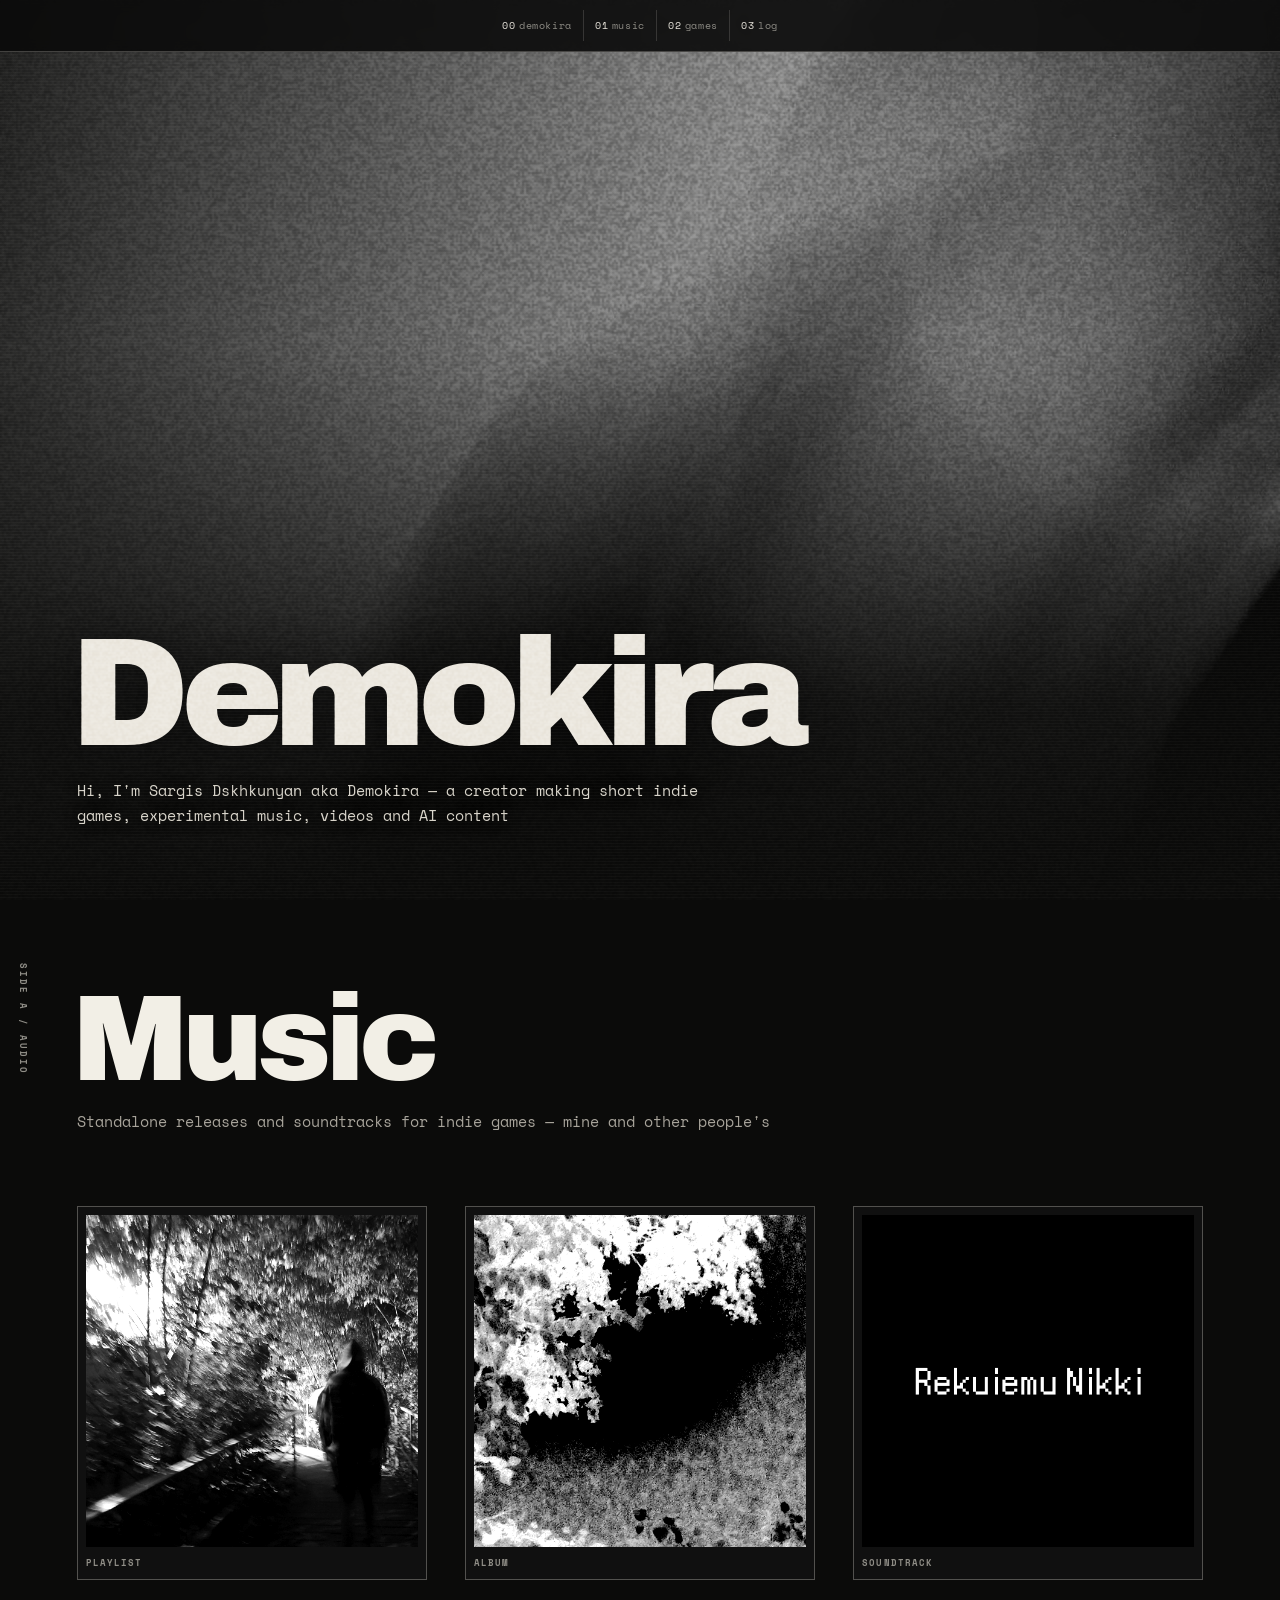
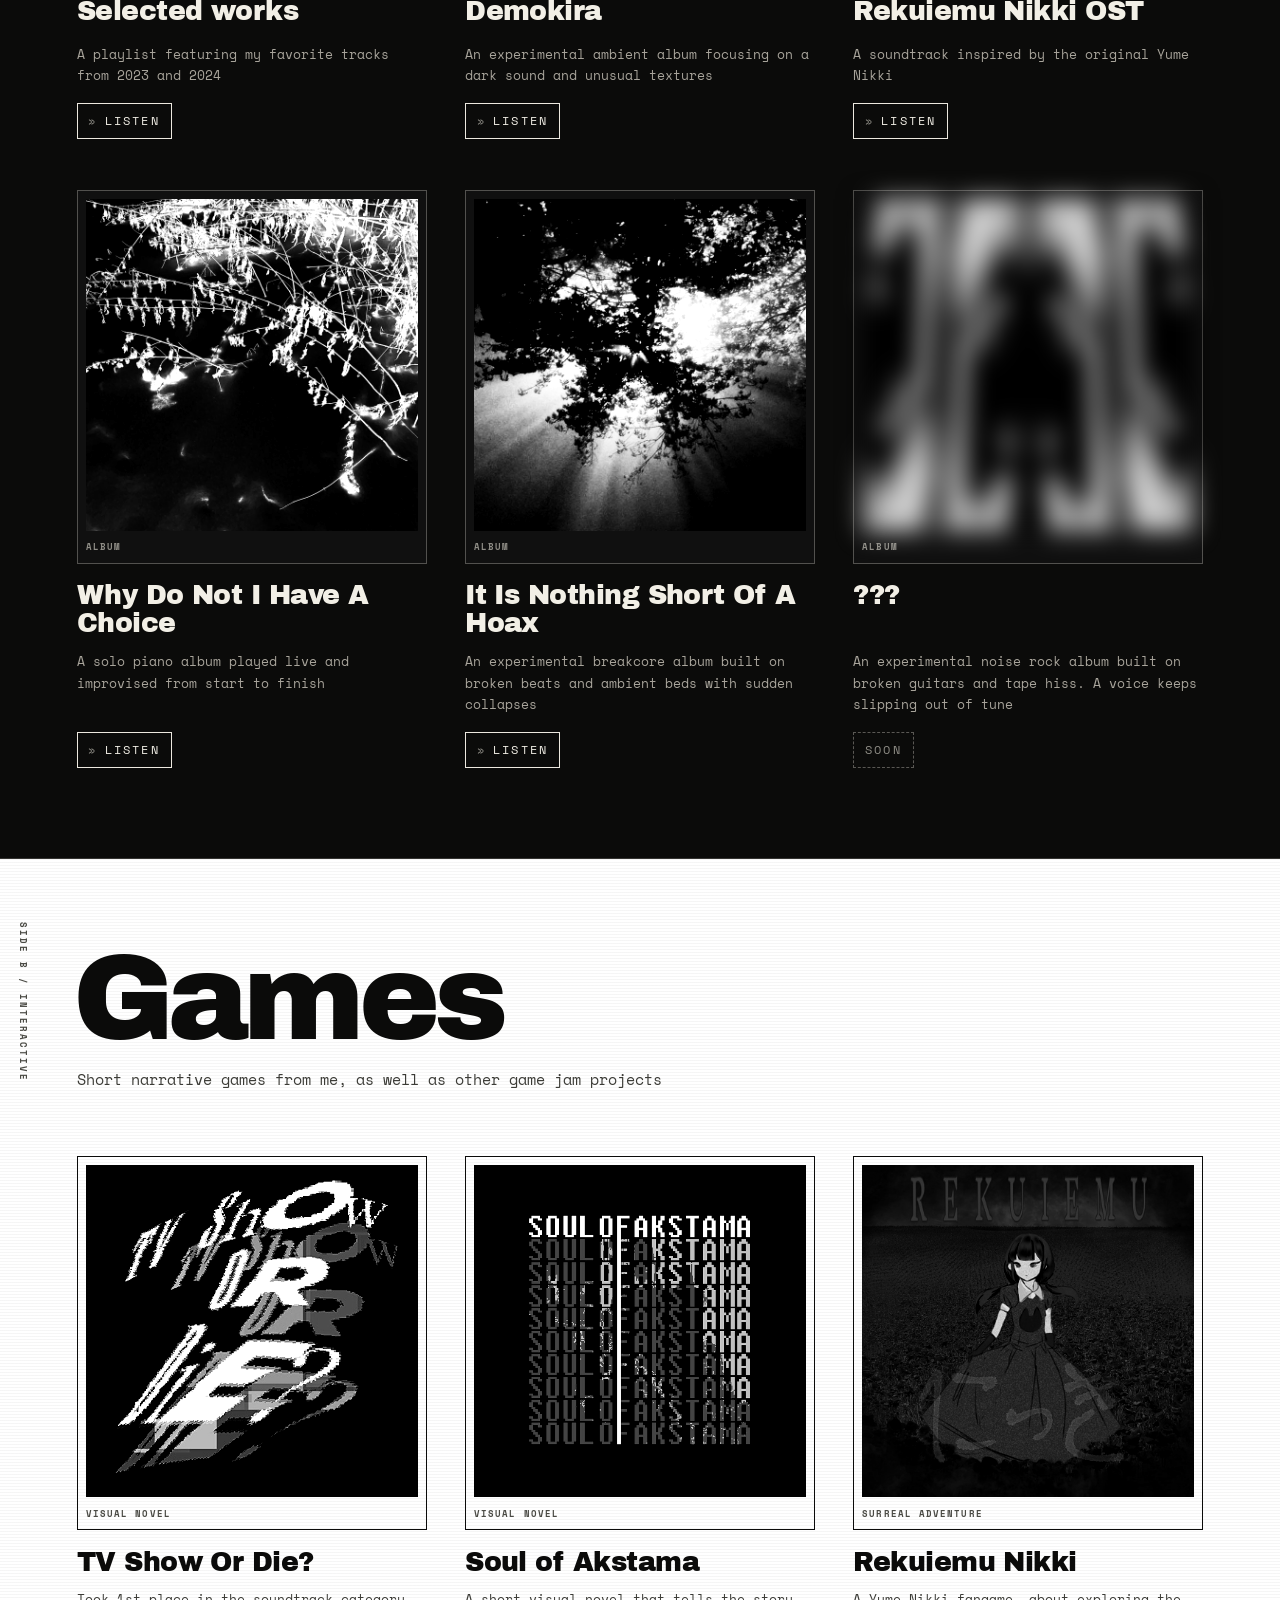
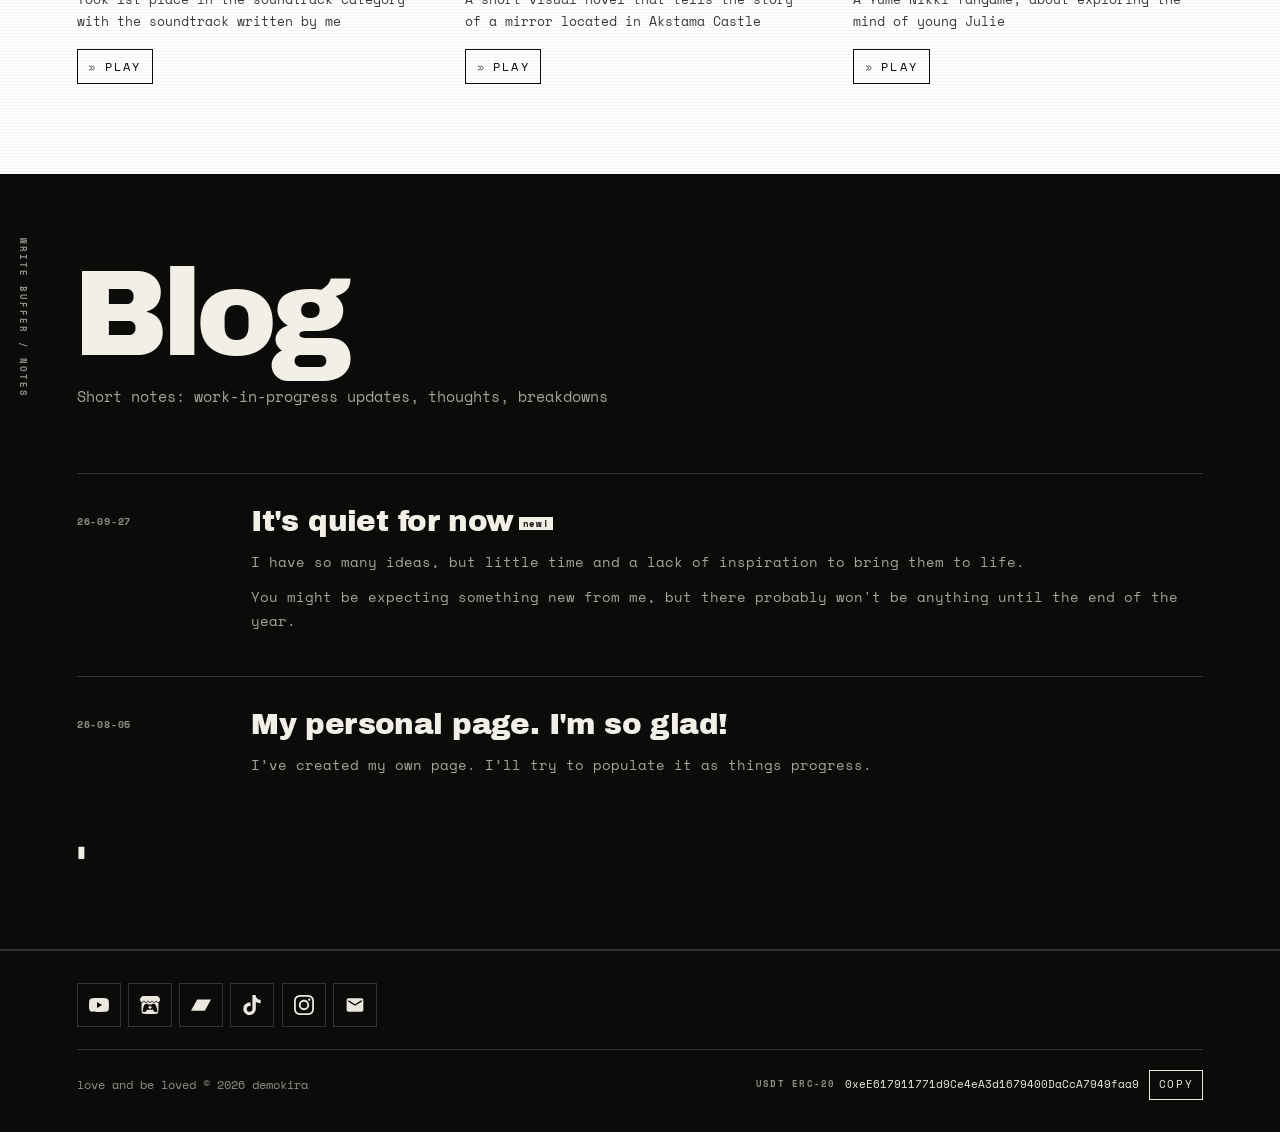
<file: index.html>
<!doctype html>
<html lang="en">
<head>
<meta charset="utf-8">
<meta name="viewport" content="width=device-width, initial-scale=1">
<title>Demokira — indie games, music, videos and AI content</title>
<meta name="description" content="Short indie games, experimental music, videos, AI content and a dev blog by Sargis Dskhkunyan aka Demokira.">
<meta name="theme-color" content="#0b0b0a">
<meta property="og:title" content="Demokira — indie games, music, videos and AI content">
<meta property="og:description" content="Short indie games, experimental music, videos, AI content and a dev blog by Sargis Dskhkunyan aka Demokira.">
<meta property="og:type" content="website">
<meta property="og:url" content="https://sargis.space/">
<meta property="og:site_name" content="Demokira">
<meta property="og:image" content="https://sargis.space/assets/og.png">
<meta name="twitter:card" content="summary_large_image">
<meta name="twitter:image" content="https://sargis.space/assets/og.png">
<link rel="canonical" href="https://sargis.space/">
<link rel="icon" href="assets/icon.png">
<link rel="apple-touch-icon" href="assets/apple-touch-icon.png">
<link rel="manifest" href="site.webmanifest">
<link rel="preconnect" href="https://fonts.googleapis.com">
<link rel="preconnect" href="https://fonts.gstatic.com">
<link rel="stylesheet" href="styles.css?v=portrait24">
</head>
<body>
<div class="dk" id="top"><canvas aria-hidden="true" class="grain-field"></canvas><header class="bar"><nav aria-label="Sections" class="bar__nav"><a href="#top"><span class="nav__num">00</span><span class="nav__word">demokira</span></a><a href="#music"><span class="nav__num">01</span><span class="nav__word">music</span></a><a href="#games"><span class="nav__num">02</span><span class="nav__word">games</span></a><a href="#log"><span class="nav__num">03</span><span class="nav__word">log</span></a></nav></header><main><section class="portrait" id="signal" aria-labelledby="site-title">
  <img alt="Sargis Dskhkunyan, Demokira" class="portrait__img" src="assets/artist.jpg"/>
  <div class="portrait__copy">
    <h1 class="portrait__title" id="site-title">Demokira</h1>
    <p class="portrait__body">Hi, I&#x27;m Sargis Dskhkunyan aka Demokira — a creator making short indie games, experimental music, videos and AI content</p>
  </div>
</section><section aria-labelledby="music-heading" class="bill" id="music"><div class="bill__head"><p class="rail-label">side a / audio</p><h2 class="h-display" id="music-heading">Music</h2><p class="lede">Standalone releases and soundtracks for indie games — mine and other people&#x27;s</p></div><ol class="sleeves"><li class="sleeve"><figure class="sleeve__art"><img alt="Selected works cover artwork" height="512" loading="lazy" src="assets/covers/best-of.jpg" width="512"/><figcaption>playlist</figcaption></figure><div class="sleeve__meta"><h3>Selected works</h3><p class="sleeve__desc">A playlist featuring my favorite tracks from 2023 and 2024</p><a class="listen" href="https://demokira.bandcamp.com/album/the-best-of-demokira-23-24" rel="noopener noreferrer" target="_blank"><span aria-hidden="true">»</span> listen</a></div></li><li class="sleeve"><figure class="sleeve__art"><img alt="Demokira cover artwork" height="512" loading="lazy" src="assets/covers/demokira.jpg" width="512"/><figcaption>album</figcaption></figure><div class="sleeve__meta"><h3>Demokira</h3><p class="sleeve__desc">An experimental ambient album focusing on a dark sound and unusual textures</p><a class="listen" href="https://demokira.bandcamp.com/album/demokira" rel="noopener noreferrer" target="_blank"><span aria-hidden="true">»</span> listen</a></div></li><li class="sleeve"><figure class="sleeve__art"><img class="sleeve-img--center" alt="Rekuiemu Nikki OST cover artwork" height="512" loading="lazy" src="assets/covers/rekuiemu-ost.jpg" width="512"/><figcaption>soundtrack</figcaption></figure><div class="sleeve__meta"><h3>Rekuiemu Nikki OST</h3><p class="sleeve__desc">A soundtrack inspired by the original Yume Nikki</p><a class="listen" href="https://demokira.bandcamp.com/album/rekuiemu-nikki-demo-ost" rel="noopener noreferrer" target="_blank"><span aria-hidden="true">»</span> listen</a></div></li><li class="sleeve"><figure class="sleeve__art"><img alt="Why Do Not I Have A Choice cover artwork" height="512" loading="lazy" src="assets/covers/choice.jpg" width="512"/><figcaption>album</figcaption></figure><div class="sleeve__meta"><h3>Why Do Not I Have A Choice</h3><p class="sleeve__desc">A solo piano album played live and improvised from start to finish</p><a class="listen" href="https://demokira.bandcamp.com/album/why-do-not-i-have-a-choice" rel="noopener noreferrer" target="_blank"><span aria-hidden="true">»</span> listen</a></div></li><li class="sleeve"><figure class="sleeve__art"><img alt="It Is Nothing Short Of A Hoax cover artwork" height="512" loading="lazy" src="assets/covers/hoax.jpg" width="512"/><figcaption>album</figcaption></figure><div class="sleeve__meta"><h3>It Is Nothing Short Of A Hoax</h3><p class="sleeve__desc">An experimental breakcore album built on broken beats and ambient beds with sudden collapses</p><a class="listen" href="https://demokira.bandcamp.com/album/it-is-nothing-short-of-a-hoax" rel="noopener noreferrer" target="_blank"><span aria-hidden="true">»</span> listen</a></div></li><li class="sleeve sleeve--upcoming"><figure class="sleeve__art"><img alt="??? cover artwork" height="512" loading="lazy" src="assets/covers/upcoming.jpg?v=20261117" width="512"/><figcaption>album</figcaption></figure><div class="sleeve__meta"><h3>???</h3><p class="sleeve__desc">An experimental noise rock album built on broken guitars and tape hiss. A voice keeps slipping out of tune</p><span class="listen listen--soon">soon</span></div></li></ol></section><section aria-labelledby="games-heading" class="inverse inverse--games" id="games"><div class="inverse__head"><p class="rail-label rail-label--ink">side b / interactive</p><h2 class="h-display" id="games-heading">Games</h2><p class="lede lede--ink">Short narrative games from me, as well as other game jam projects</p></div><ol class="sleeves sleeves--games"><li class="sleeve">
  <figure class="sleeve__art"><img alt="TV Show Or Die? cover artwork" height="512" loading="lazy" src="assets/covers/tv-show.jpg" width="512"/><figcaption>visual novel</figcaption></figure>
  <div class="sleeve__meta"><h3>TV Show Or Die?</h3><p class="sleeve__desc">Took 1st place in the soundtrack category with the soundtrack written by me</p><a class="play" href="https://demokira.itch.io/tv-show-or-die" rel="noopener noreferrer" target="_blank"><span aria-hidden="true">»</span> play</a></div>
</li><li class="sleeve">
  <figure class="sleeve__art"><img alt="Soul of Akstama cover artwork" height="512" loading="lazy" src="assets/covers/soul-of-akstama.jpg" width="512"/><figcaption>visual novel</figcaption></figure>
  <div class="sleeve__meta"><h3>Soul of Akstama</h3><p class="sleeve__desc">A short visual novel that tells the story of a mirror located in Akstama Castle</p><a class="play" href="https://demokira.itch.io/soul-of-akstama" rel="noopener noreferrer" target="_blank"><span aria-hidden="true">»</span> play</a></div>
</li><li class="sleeve">
  <figure class="sleeve__art"><img class="sleeve-img--center" alt="Rekuiemu Nikki cover artwork" height="512" loading="lazy" src="assets/covers/rekuiemu-nikki.jpg" width="512"/><figcaption>surreal adventure</figcaption></figure>
  <div class="sleeve__meta"><h3>Rekuiemu Nikki</h3><p class="sleeve__desc">A Yume Nikki fangame, about exploring the mind of young Julie</p><a class="play" href="https://eklsn.itch.io/reknikki" rel="noopener noreferrer" target="_blank"><span aria-hidden="true">»</span> play</a></div>
</li></ol></section><section aria-labelledby="log-heading" class="log" id="log"><div class="log__head"><p class="rail-label">write buffer / notes</p><h2 class="h-display" id="log-heading">Blog</h2><p class="lede">Short notes: work-in-progress updates, thoughts, breakdowns</p></div><ol class="log__list"><li class="entry"><time class="entry__date" datetime="2026-09-27">26-09-27</time><div class="entry__body"><h3>It&#x27;s quiet for now<span class="new">new!</span></h3><p>I have so many ideas, but little time and a lack of inspiration to bring them to life.</p><p>You might be expecting something new from me, but there probably won&#x27;t be anything until the end of the year.</p></div></li><li class="entry"><time class="entry__date" datetime="2026-08-05">26-08-05</time><div class="entry__body"><h3>My personal page. I&#x27;m so glad!</h3><p>I’ve created my own page. I’ll try to populate it as things progress.</p></div></li></ol><p aria-hidden="true" class="log__cursor">▮</p></section></main><footer class="foot"><div class="foot__top"><ul aria-label="Channels" class="foot__channels"><li><a aria-label="youtube" href="https://www.youtube.com/@demokira" rel="noopener noreferrer" target="_blank" title="youtube"><span aria-hidden="true" class="foot__icon foot__icon--youtube"></span></a></li><li><a aria-label="itch.io" href="https://demokira.itch.io" rel="noopener noreferrer" target="_blank" title="itch.io"><span aria-hidden="true" class="foot__icon foot__icon--itchdotio"></span></a></li><li><a aria-label="bandcamp" href="https://demokira.bandcamp.com" rel="noopener noreferrer" target="_blank" title="bandcamp"><span aria-hidden="true" class="foot__icon foot__icon--bandcamp"></span></a></li><li><a aria-label="tiktok" href="https://www.tiktok.com/@demokira_?_r=1&amp;_t=ZS-98bt2Kt1skm" rel="noopener noreferrer" target="_blank" title="tiktok"><span aria-hidden="true" class="foot__icon foot__icon--tiktok"></span></a></li><li><a aria-label="instagram" href="https://www.instagram.com/srgsdshkhnn" rel="noopener noreferrer" target="_blank" title="instagram"><span aria-hidden="true" class="foot__icon foot__icon--instagram"></span></a></li><li><a aria-label="email" href="mailto:sargisdshkhunyan@gmail.com" rel="noopener noreferrer" title="email"><span aria-hidden="true" class="foot__icon foot__icon--email"></span></a></li></ul></div><div class="foot__bottom"><p class="foot__line">love and be loved © 2026 demokira</p><div class="foot__wallet"><span class="foot__wallet-label">USDT ERC-20</span><code class="foot__wallet-value">0xeE617911771d9Ce4eA3d1679400DaCcA7949faa9</code><button class="wallet-key" type="button">copy</button></div></div></footer></div>
<script src="script.js?v=portrait24" defer></script>
</body>
</html>
</file>
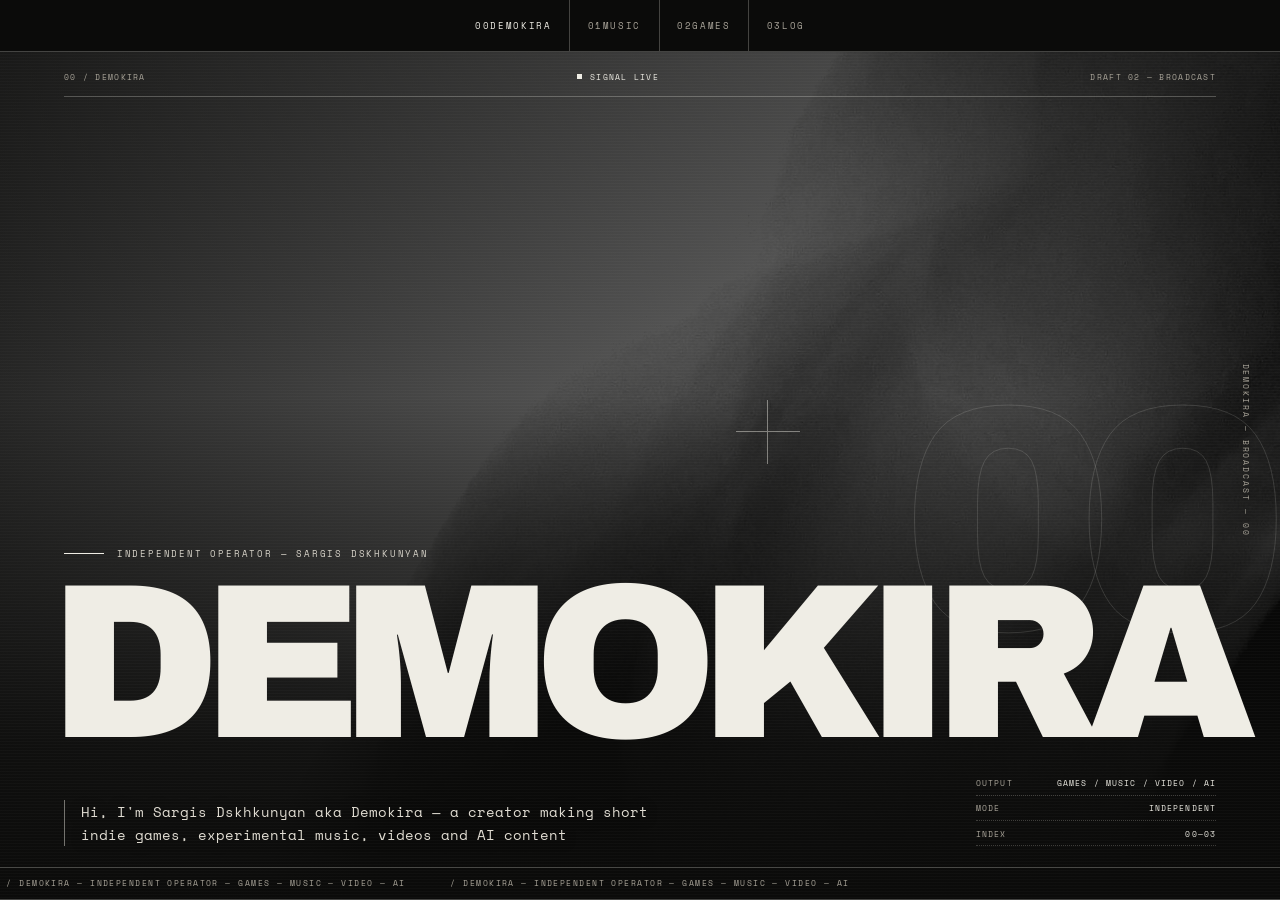
<file: concepts/broadcast.html>
<!doctype html>
<html lang="en">
<head>
<meta charset="utf-8">
<meta name="viewport" content="width=device-width, initial-scale=1">
<title>Demokira — concept 02 / broadcast</title>
<style>
  @import url('https://fonts.googleapis.com/css2?family=Archivo+Black&family=Archivo:wght@400;500&family=Space+Mono:ital,wght@0,400;0,700;1,400&display=swap');

  :root {
    --ink: #0b0b0a;
    --paper: #efede5;
    --ash: #aaa59a;
    --line: rgba(239, 237, 229, 0.25);
    --bar-h: 52px;
    --mono: "Space Mono", ui-monospace, "SFMono-Regular", monospace;
    --sans: "Archivo Black", "Arial Black", sans-serif;
  }

  * { box-sizing: border-box; }
  html { background: var(--ink); }
  body {
    margin: 0;
    background: var(--ink);
    color: var(--paper);
    font-family: var(--mono);
    -webkit-font-smoothing: antialiased;
  }
  a { color: inherit; text-decoration: none; }

  .topbar {
    position: fixed;
    z-index: 100;
    top: 0;
    left: 0;
    right: 0;
    display: flex;
    justify-content: center;
    height: var(--bar-h);
    border-bottom: 1px solid var(--line);
    background: var(--ink);
    font-size: 9px;
    letter-spacing: 0.18em;
    text-transform: uppercase;
  }
  .topbar nav { display: flex; }
  .topbar a {
    display: flex;
    align-items: center;
    padding: 0 1.1rem;
    border-left: 1px solid var(--line);
    color: var(--ash);
    transition: color 140ms linear;
  }
  .topbar a:first-child { border-left: 0; color: var(--paper); }
  .topbar a:hover { color: var(--paper); }

  .b-hero {
    position: relative;
    display: flex;
    flex-direction: column;
    min-height: 100svh;
    padding: calc(var(--bar-h) + 1.2rem) clamp(1.1rem, 5vw, 5rem) 0;
    overflow: hidden;
    isolation: isolate;
    background: var(--ink);
  }

  .b-bg {
    position: absolute;
    z-index: 0;
    inset: 0;
    display: block;
    width: 100%;
    height: 100%;
    object-fit: cover;
    object-position: 50% 34%;
    filter: grayscale(1) contrast(1.28) brightness(0.52);
  }

  .b-hero::before {
    position: absolute;
    z-index: 1;
    inset: 0;
    content: "";
    background:
      linear-gradient(to top, var(--ink) 0%, rgba(11, 11, 10, 0.9) 17%, rgba(11, 11, 10, 0.2) 56%, rgba(11, 11, 10, 0.48) 100%),
      linear-gradient(105deg, rgba(11, 11, 10, 0.8) 0%, rgba(11, 11, 10, 0.12) 58%, rgba(11, 11, 10, 0.3) 100%);
    pointer-events: none;
  }

  .b-hero::after {
    position: absolute;
    z-index: 2;
    inset: 0;
    content: "";
    background: repeating-linear-gradient(
      to bottom,
      rgba(255, 255, 255, 0.035) 0,
      rgba(255, 255, 255, 0.035) 1px,
      transparent 1px,
      transparent 3px
    );
    mix-blend-mode: screen;
    opacity: 0.55;
    pointer-events: none;
  }

  .b-top {
    position: relative;
    z-index: 4;
    display: flex;
    justify-content: space-between;
    gap: 1rem;
    padding-bottom: 0.8rem;
    border-bottom: 1px solid var(--line);
    color: var(--ash);
    font-size: 8px;
    letter-spacing: 0.16em;
    line-height: 1.5;
    text-transform: uppercase;
  }
  .b-top .live { color: var(--paper); }
  .b-top .live::before {
    display: inline-block;
    width: 5px;
    height: 5px;
    margin-right: 0.5rem;
    content: "";
    background: var(--paper);
    vertical-align: 1px;
    animation: pulse 1.8s steps(2, end) infinite;
  }
  @keyframes pulse { 50% { opacity: 0; } }

  .b-mark {
    position: absolute;
    z-index: 2;
    top: calc(var(--bar-h) + 2.2rem);
    right: clamp(0.6rem, 2.3vw, 2.5rem);
    color: transparent;
    font-family: var(--sans);
    font-size: clamp(10rem, 25vw, 24rem);
    font-weight: 400;
    line-height: 0.72;
    letter-spacing: -0.12em;
    -webkit-text-stroke: 1px rgba(239, 237, 229, 0.14);
    pointer-events: none;
  }

  .b-rail {
    position: absolute;
    z-index: 4;
    top: 50%;
    right: clamp(0.8rem, 2.2vw, 2.2rem);
    margin: 0;
    color: var(--ash);
    font-size: 8px;
    letter-spacing: 0.24em;
    text-transform: uppercase;
    transform: translateY(-50%);
    writing-mode: vertical-rl;
  }

  .b-cross {
    position: absolute;
    z-index: 3;
    top: 48%;
    left: 60%;
    width: 64px;
    height: 64px;
    transform: translate(-50%, -50%);
    opacity: 0.45;
    pointer-events: none;
  }
  .b-cross::before,
  .b-cross::after {
    position: absolute;
    content: "";
    background: var(--paper);
  }
  .b-cross::before { top: 31px; left: 0; width: 64px; height: 1px; }
  .b-cross::after { top: 0; left: 31px; width: 1px; height: 64px; }

  .b-main {
    position: relative;
    z-index: 4;
    display: flex;
    flex: 1;
    flex-direction: column;
    justify-content: flex-end;
    padding: clamp(2rem, 8vh, 5rem) 0 1.3rem;
  }

  .b-kicker {
    display: flex;
    align-items: center;
    gap: 0.8rem;
    margin: 0 0 clamp(1.1rem, 2.5vh, 1.8rem);
    color: #d7d3c9;
    font-size: 9px;
    letter-spacing: 0.2em;
    text-transform: uppercase;
  }
  .b-kicker::before { width: 2.5rem; height: 1px; content: ""; background: var(--paper); }

  .b-title {
    margin: 0 0 0 -0.07em;
    color: var(--paper);
    font-family: var(--sans);
    font-size: clamp(4.6rem, 17.2vw, 17rem);
    font-weight: 400;
    line-height: 0.74;
    letter-spacing: -0.08em;
    text-transform: uppercase;
    white-space: nowrap;
    mix-blend-mode: difference;
  }

  .b-info {
    display: flex;
    align-items: flex-end;
    justify-content: space-between;
    gap: clamp(1.5rem, 4vw, 4rem);
    margin-top: clamp(1.5rem, 3.5vh, 2.4rem);
  }

  .b-intro {
    max-width: 37rem;
    margin: 0;
    padding-left: 1rem;
    border-left: 1px solid rgba(239, 237, 229, 0.45);
    color: #e0dcd2;
    font-size: clamp(0.88rem, 1.1vw, 1rem);
    line-height: 1.65;
    text-shadow: 0 1px 12px rgba(0, 0, 0, 0.55);
  }

  .b-coords {
    display: grid;
    gap: 0.42rem;
    min-width: 15rem;
    color: var(--ash);
    font-size: 8px;
    letter-spacing: 0.14em;
    line-height: 1.5;
    text-transform: uppercase;
  }
  .b-coords div { display: flex; justify-content: space-between; gap: 1rem; border-bottom: 1px dotted rgba(239, 237, 229, 0.22); padding-bottom: 0.35rem; }
  .b-coords span:last-child { color: var(--paper); text-align: right; }

  .b-ticker {
    position: relative;
    z-index: 4;
    display: flex;
    width: calc(100% + 10rem);
    margin-left: -5rem;
    overflow: hidden;
    border-top: 1px solid var(--line);
    border-bottom: 1px solid var(--line);
    color: var(--ash);
    font-size: 8px;
    letter-spacing: 0.18em;
    line-height: 1;
    text-transform: uppercase;
    white-space: nowrap;
  }
  .b-ticker span {
    display: inline-block;
    padding: 0.72rem 1.4rem;
    animation: ticker 28s linear infinite;
  }
  .b-ticker span::after { content: "  /  demokira — independent operator — games — music — video — ai"; }
  @keyframes ticker {
    from { transform: translateX(0); }
    to { transform: translateX(-50%); }
  }

  @media (max-width: 800px) {
    .b-hero { padding-top: calc(var(--bar-h) + 1rem); }
    .b-top { font-size: 7px; letter-spacing: 0.1em; }
    .b-top span:nth-child(2) { display: none; }
    .b-mark { top: calc(var(--bar-h) + 1.2rem); font-size: 42vw; }
    .b-rail { display: none; }
    .b-cross { left: 72%; top: 42%; }
    .b-main { padding-top: 2rem; padding-bottom: 1rem; }
    .b-title { font-size: clamp(4.2rem, 17.5vw, 9rem); }
    .b-info { display: block; margin-top: 1.4rem; }
    .b-intro { max-width: 100%; font-size: 0.86rem; }
    .b-coords { display: none; }
    .b-ticker { width: calc(100% + 2rem); margin-left: -1rem; }
  }

  @media (prefers-reduced-motion: reduce) {
    .b-top .live::before { animation: none; }
    .b-ticker span { animation: none; }
  }
</style>
</head>
<body>
<header class="topbar">
  <nav aria-label="Sections">
    <a href="#top"><span>00</span> <span>demokira</span></a>
    <a href="../index.html#music"><span>01</span> <span>music</span></a>
    <a href="../index.html#games"><span>02</span> <span>games</span></a>
    <a href="../index.html#log"><span>03</span> <span>log</span></a>
  </nav>
</header>

<main>
  <section class="b-hero" id="top" aria-labelledby="site-title">
    <img class="b-bg" src="../assets/artist.jpg" alt="Sargis Dskhkunyan, Demokira">
    <p class="b-mark" aria-hidden="true">00</p>
    <p class="b-rail">demokira — broadcast — 00</p>
    <span class="b-cross" aria-hidden="true"></span>

    <div class="b-top">
      <span>00 / demokira</span>
      <span class="live">signal live</span>
      <span>draft 02 — broadcast</span>
    </div>

    <div class="b-main">
      <p class="b-kicker">independent operator — sargis dskhkunyan</p>
      <h1 class="b-title" id="site-title">demokira</h1>
      <div class="b-info">
        <p class="b-intro">Hi, I'm Sargis Dskhkunyan aka Demokira — a creator making short indie games, experimental music, videos and AI content</p>
        <div class="b-coords" aria-label="Index">
          <div><span>output</span><span>games / music / video / ai</span></div>
          <div><span>mode</span><span>independent</span></div>
          <div><span>index</span><span>00—03</span></div>
        </div>
      </div>
    </div>

    <div class="b-ticker" aria-hidden="true"><span></span><span></span></div>
  </section>
</main>
</body>
</html>
</file>
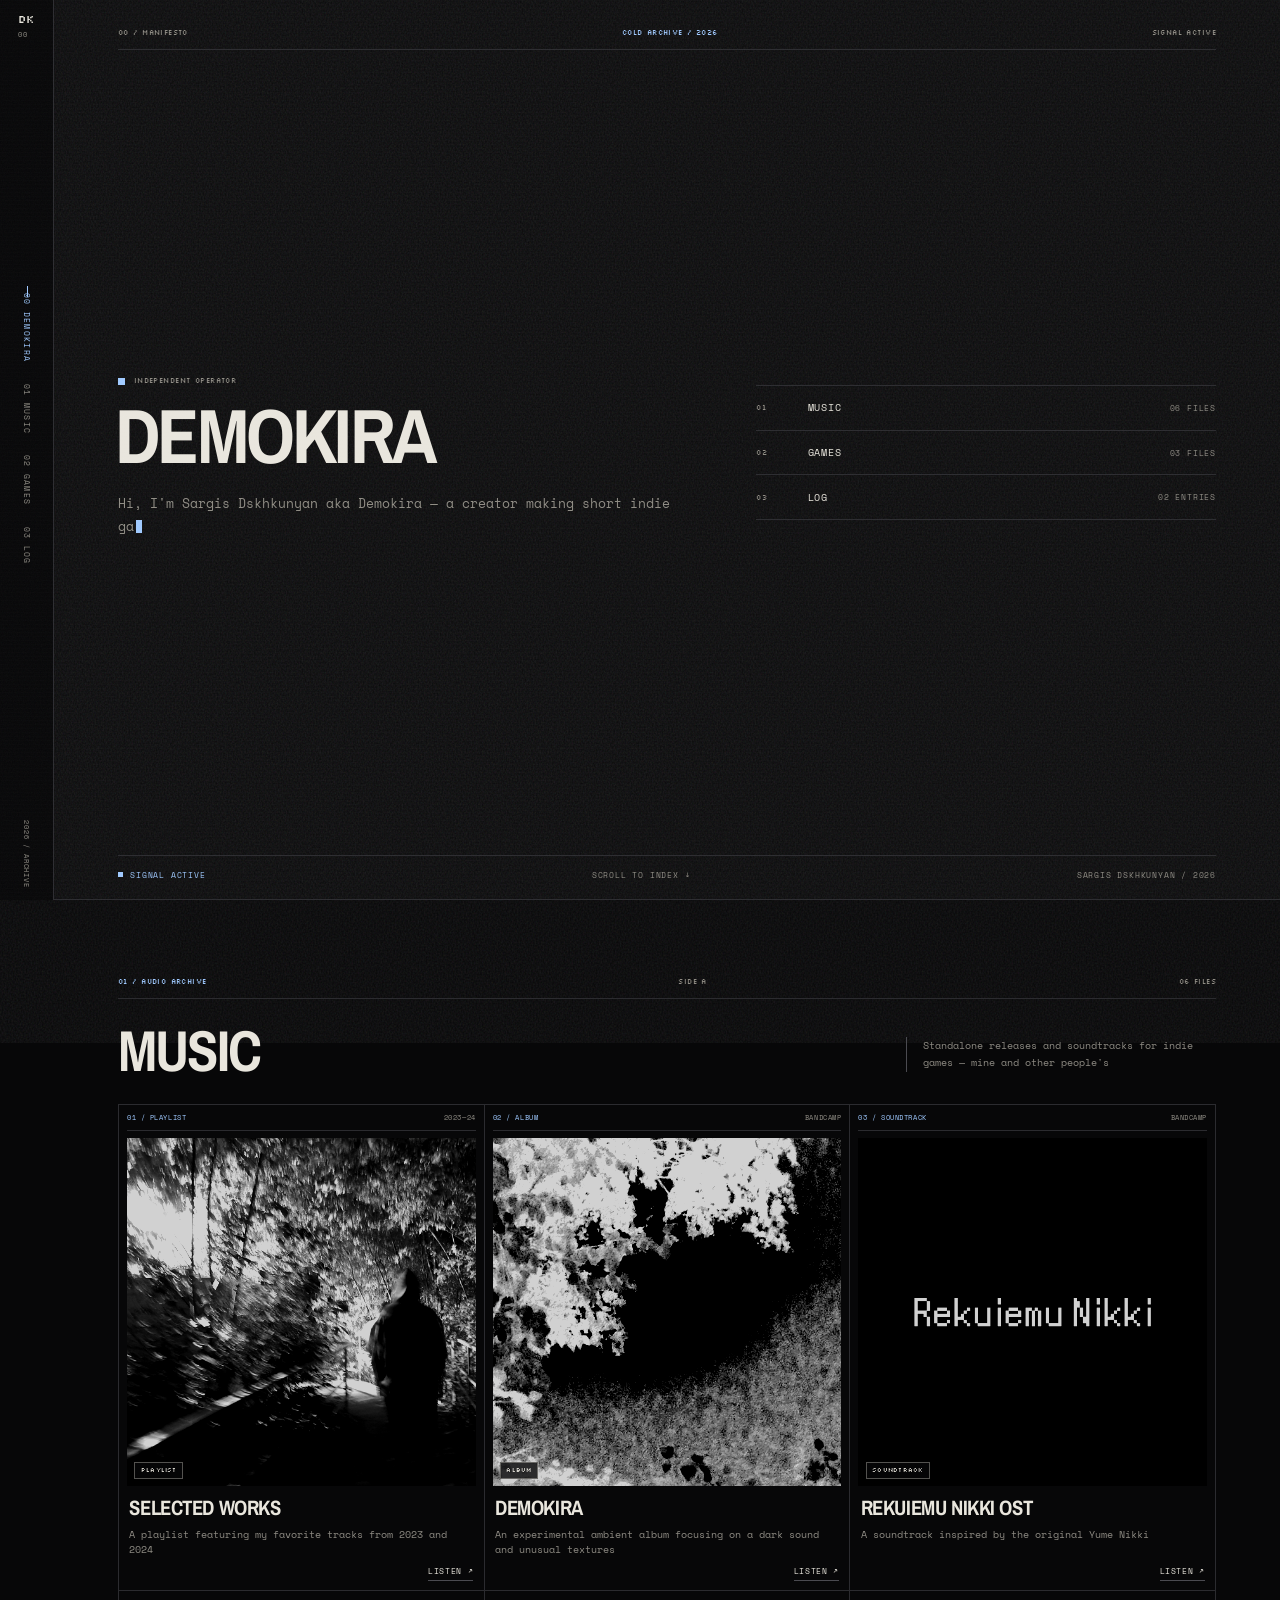
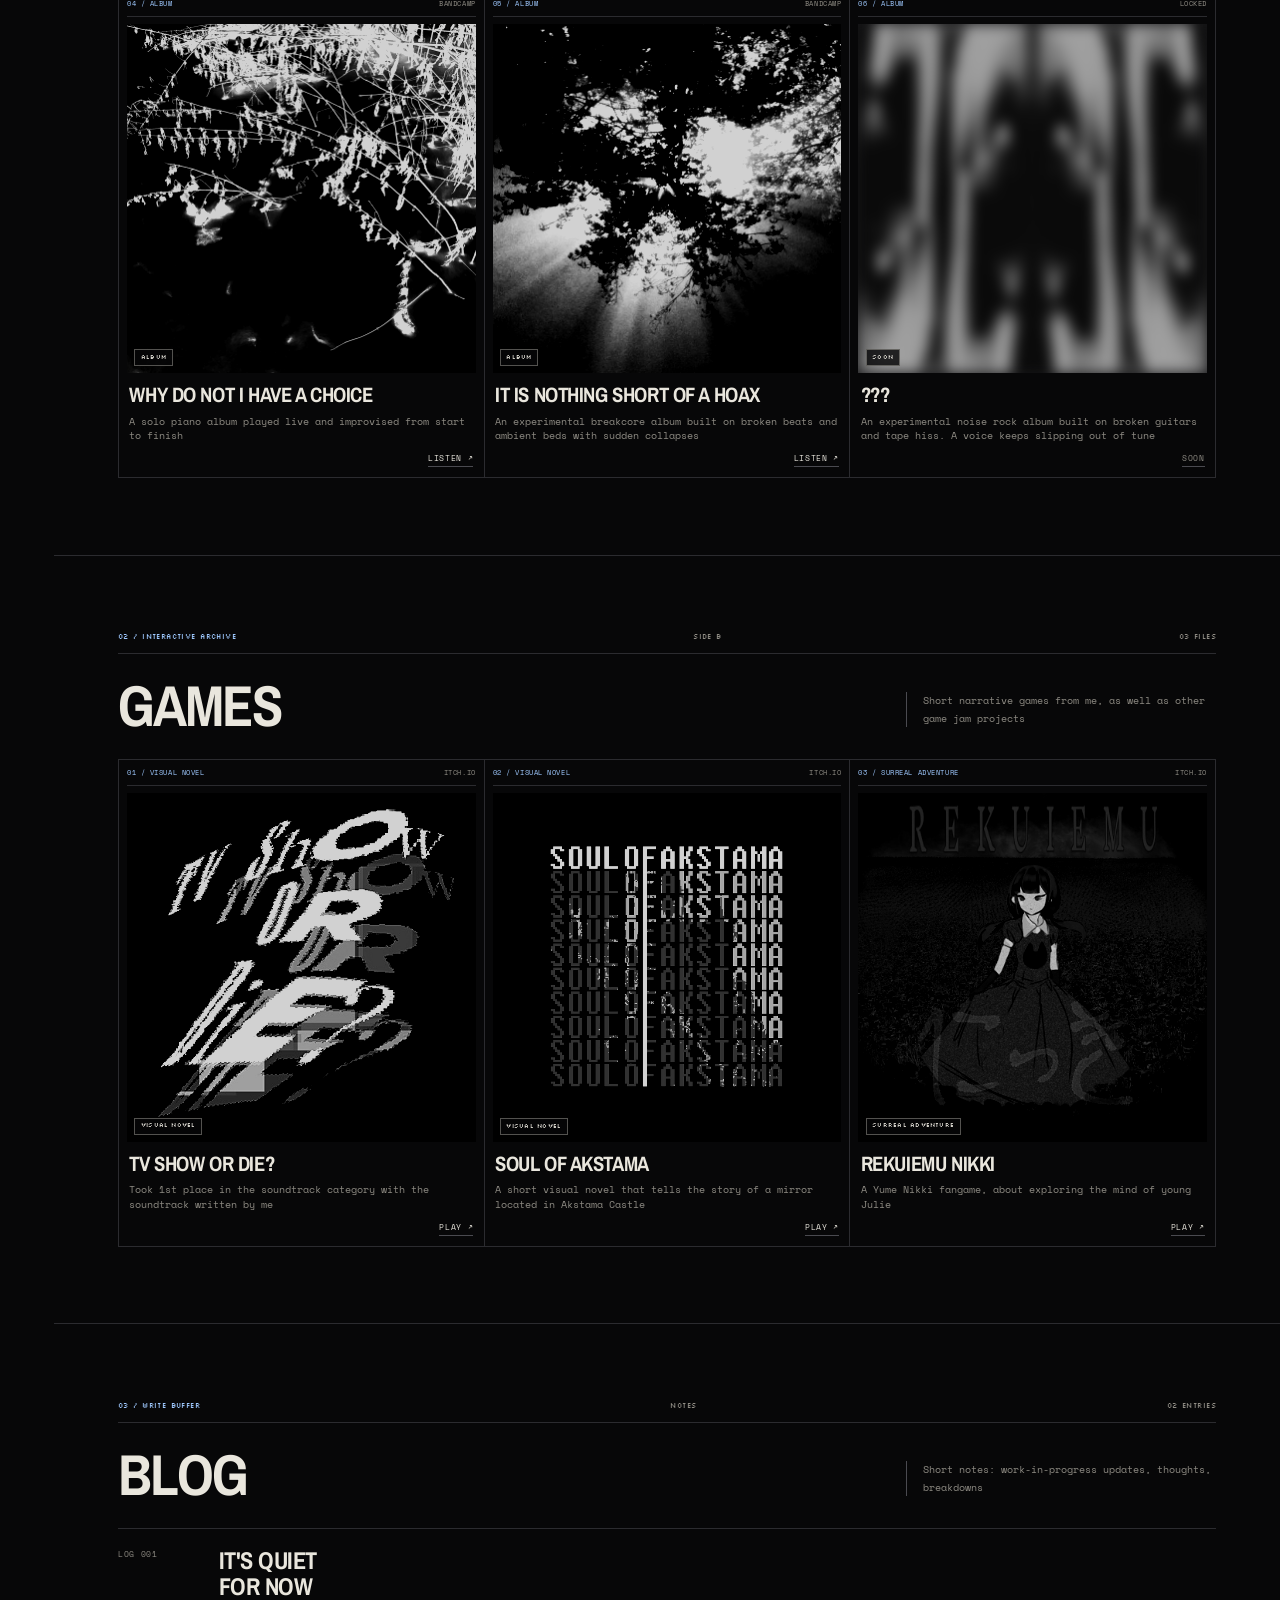
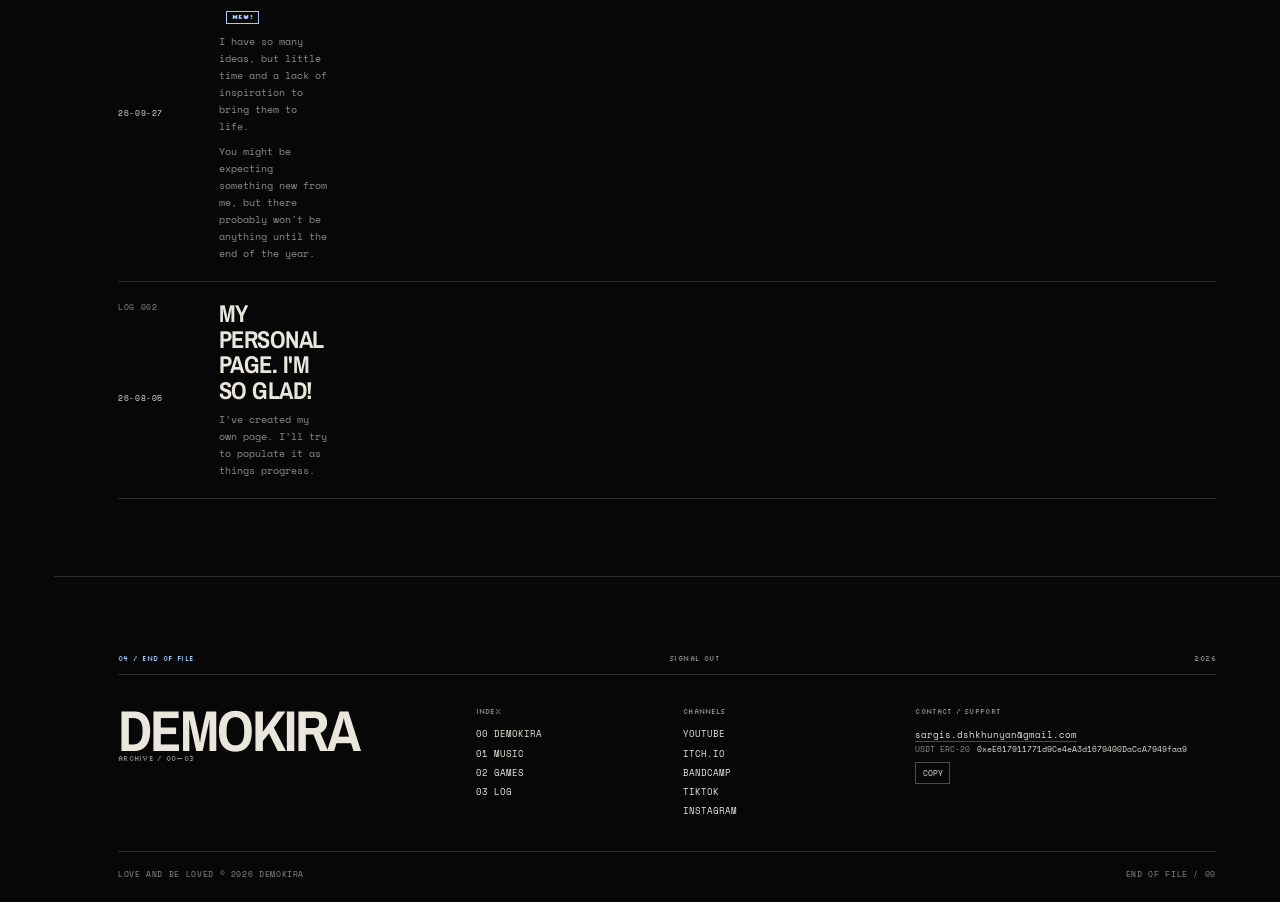
<file: concepts/cold-archive.html>
<!doctype html>
<html lang="en">
<head>
<meta charset="utf-8">
<meta name="viewport" content="width=device-width, initial-scale=1">
<title>Demokira — cold archive draft</title>
<style>
  @import url('https://fonts.googleapis.com/css2?family=Archivo+Narrow:wght@400;600;700&family=Silkscreen:wght@400;700&family=Space+Mono:wght@400;700&display=swap');

  :root {
    --bg: #070708;
    --surface: #0d0d0f;
    --ink: #e9e6dd;
    --muted: #8f8c84;
    --line: #2b2b2f;
    --line-strong: #4a4a50;
    --accent: #9fc9ff;
    --accent-dim: rgba(159, 201, 255, 0.16);
    --sans: "Archivo Narrow", "Arial Narrow", Arial, sans-serif;
    --mono: "Space Mono", ui-monospace, "SFMono-Regular", monospace;
    --pix: "Silkscreen", "Courier New", monospace;
  }

  * { box-sizing: border-box; }
  html { scroll-behavior: smooth; background: var(--bg); }
  body {
    margin: 0;
    min-width: 320px;
    background: var(--bg);
    color: var(--ink);
    font-family: var(--mono);
    -webkit-font-smoothing: antialiased;
  }
  body::before {
    position: fixed;
    z-index: 998;
    inset: 0;
    content: "";
    background: repeating-linear-gradient(
      to bottom,
      rgba(255, 255, 255, 0.022) 0,
      rgba(255, 255, 255, 0.022) 1px,
      transparent 1px,
      transparent 4px
    );
    opacity: 0.45;
    pointer-events: none;
  }
  body::after {
    position: fixed;
    z-index: 999;
    inset: 0;
    content: "";
    background-image: url("data:image/svg+xml,%3Csvg xmlns='http://www.w3.org/2000/svg' width='180' height='180'%3E%3Cfilter id='n'%3E%3CfeTurbulence type='fractalNoise' baseFrequency='.82' numOctaves='3' stitchTiles='stitch'/%3E%3C/filter%3E%3Crect width='100%25' height='100%25' filter='url(%23n)' opacity='.55'/%3E%3C/svg%3E");
    opacity: 0.07;
    mix-blend-mode: screen;
    pointer-events: none;
  }
  a { color: inherit; text-decoration: none; }
  img { max-width: 100%; }
  ::selection { background: var(--accent); color: var(--bg); }

  .grain {
    position: fixed;
    z-index: 0;
    inset: -12%;
    pointer-events: none;
    opacity: 0.11;
    background-image: url("data:image/svg+xml,%3Csvg xmlns='http://www.w3.org/2000/svg' width='220' height='220'%3E%3Cfilter id='g'%3E%3CfeTurbulence type='fractalNoise' baseFrequency='.62' numOctaves='3' seed='7' stitchTiles='stitch'/%3E%3C/filter%3E%3Crect width='100%25' height='100%25' filter='url(%23g)'/%3E%3C/svg%3E");
    will-change: transform;
  }
  .grain::after {
    position: absolute;
    inset: 0;
    content: "";
    background:
      repeating-linear-gradient(112deg, transparent 0 92px, rgba(255, 255, 255, 0.03) 92px 93px, transparent 93px 218px),
      repeating-linear-gradient(24deg, transparent 0 140px, rgba(255, 255, 255, 0.018) 140px 141px, transparent 141px 320px);
  }

  /* ---------- rail navigation ------------------------------------------- */
  .rail {
    position: fixed;
    z-index: 100;
    top: 0;
    bottom: 0;
    left: 0;
    display: flex;
    width: 54px;
    flex-direction: column;
    align-items: center;
    padding: 14px 0 12px;
    border-right: 1px solid var(--line);
    background: rgba(7, 7, 8, 0.94);
  }
  .rail__logo {
    font-family: var(--pix);
    font-size: 11px;
    line-height: 1;
    letter-spacing: 0.02em;
  }
  .rail__logo span {
    display: block;
    margin-top: 0.35rem;
    color: var(--muted);
    font-family: var(--mono);
    font-size: 7px;
    letter-spacing: 0.08em;
  }
  .rail__nav {
    display: flex;
    flex: 1;
    flex-direction: column;
    align-items: center;
    justify-content: center;
    gap: 1.35rem;
    margin: 1.2rem 0;
  }
  .rail__nav a {
    position: relative;
    color: var(--muted);
    font-family: var(--mono);
    font-size: 8px;
    letter-spacing: 0.16em;
    line-height: 1;
    text-transform: uppercase;
    transition: color 160ms linear;
    writing-mode: vertical-rl;
  }
  .rail__nav a:hover { color: var(--ink); }
  .rail__nav a.is-active { color: var(--accent); }
  .rail__nav a.is-active::before {
    position: absolute;
    top: -0.45rem;
    left: 50%;
    width: 1px;
    height: 0.7rem;
    content: "";
    background: var(--accent);
  }
  .rail__foot {
    color: var(--muted);
    font-family: var(--mono);
    font-size: 7px;
    letter-spacing: 0.12em;
    text-transform: uppercase;
    writing-mode: vertical-rl;
  }

  .main { margin-left: 54px; }

  /* ---------- hero ------------------------------------------------------- */
  .hero {
    position: relative;
    z-index: 1;
    display: flex;
    min-height: 100svh;
    flex-direction: column;
    padding: 28px clamp(20px, 5vw, 78px) 18px;
    border-bottom: 1px solid var(--line);
    overflow: hidden;
  }
  .hero__meta {
    display: flex;
    justify-content: space-between;
    gap: 1rem;
    padding-bottom: 0.65rem;
    border-bottom: 1px solid var(--line);
    color: var(--muted);
    font-family: var(--pix);
    font-size: 7px;
    letter-spacing: 0.06em;
    line-height: 1.5;
    text-transform: uppercase;
  }
  .hero__meta span:nth-child(2) { color: var(--accent); }
  .hero__grid {
    display: grid;
    flex: 1;
    grid-template-columns: minmax(0, 1.1fr) minmax(18rem, 0.9fr);
    gap: clamp(2rem, 6vw, 6rem);
    align-items: center;
    padding: clamp(2rem, 6vh, 5rem) 0;
  }
  .eyebrow {
    display: inline-flex;
    align-items: center;
    gap: 0.55rem;
    margin: 0 0 1.2rem;
    color: var(--muted);
    font-family: var(--pix);
    font-size: 7px;
    letter-spacing: 0.06em;
    line-height: 1.4;
    text-transform: uppercase;
  }
  .eyebrow::before {
    width: 7px;
    height: 7px;
    content: "";
    background: var(--accent);
  }
  .hero h1 {
    margin: 0 0 0 -0.04em;
    color: var(--ink);
    font-family: var(--sans);
    font-size: clamp(3.4rem, 6vw, 5.4rem);
    font-weight: 700;
    line-height: 0.82;
    letter-spacing: -0.035em;
    text-transform: uppercase;
  }
  .hero__intro {
    max-width: 43rem;
    margin: 1.5rem 0 0;
    color: var(--muted);
    font-family: var(--mono);
    font-size: clamp(11px, 1vw, 13px);
    line-height: 1.8;
  }
  .type-caret {
    display: inline-block;
    width: 0.5em;
    height: 1em;
    margin-left: 0.15em;
    background: var(--accent);
    vertical-align: -0.12em;
    animation: caret-blink 1.05s steps(2, end) infinite;
  }
  @keyframes caret-blink { 50% { opacity: 0; } }
  .sr-only {
    position: absolute;
    width: 1px;
    height: 1px;
    padding: 0;
    margin: -1px;
    overflow: hidden;
    clip: rect(0, 0, 0, 0);
    white-space: nowrap;
    border: 0;
  }

  .hero__index {
    border-top: 1px solid var(--line);
  }
  .hero__index a {
    display: grid;
    grid-template-columns: 2.4rem minmax(0, 1fr) auto;
    gap: 0.8rem;
    align-items: center;
    padding: 0.9rem 0;
    border-bottom: 1px solid var(--line);
    color: var(--ink);
    font-family: var(--mono);
    font-size: 10px;
    letter-spacing: 0.08em;
    text-transform: uppercase;
    transition: color 160ms linear, padding-left 160ms linear;
  }
  .hero__index a span:first-child { color: var(--muted); font-family: var(--pix); font-size: 7px; }
  .hero__index a span:last-child { color: var(--muted); font-size: 8px; }
  .hero__index a:hover { padding-left: 0.35rem; color: var(--accent); }
  .hero__index a:hover span:first-child { color: var(--accent); }

  .hero__foot {
    display: flex;
    justify-content: space-between;
    gap: 1rem;
    padding-top: 0.8rem;
    border-top: 1px solid var(--line);
    color: var(--muted);
    font-family: var(--mono);
    font-size: 8px;
    letter-spacing: 0.1em;
    text-transform: uppercase;
  }
  .hero__foot .live { color: var(--accent); }
  .hero__foot .live::before {
    display: inline-block;
    width: 5px;
    height: 5px;
    margin-right: 0.45rem;
    content: "";
    background: var(--accent);
    vertical-align: 1px;
  }

  /* ---------- sections --------------------------------------------------- */
  .section {
    position: relative;
    z-index: 1;
    padding: clamp(3rem, 6vw, 6rem) clamp(20px, 5vw, 78px);
    border-bottom: 1px solid var(--line);
    scroll-margin-top: 20px;
  }
  .section__bar {
    display: flex;
    justify-content: space-between;
    gap: 1rem;
    padding-bottom: 0.65rem;
    border-bottom: 1px solid var(--line);
    color: var(--muted);
    font-family: var(--pix);
    font-size: 7px;
    letter-spacing: 0.06em;
    line-height: 1.5;
    text-transform: uppercase;
  }
  .section__bar span:first-child { color: var(--accent); }
  .section__head {
    display: grid;
    grid-template-columns: minmax(0, 1fr) minmax(18rem, 0.42fr);
    gap: clamp(1.5rem, 4vw, 4rem);
    align-items: end;
    padding: 1.7rem 0 1.8rem;
  }
  .section h2 {
    margin: 0;
    color: var(--ink);
    font-family: var(--sans);
    font-size: clamp(2.6rem, 4.5vw, 4rem);
    font-weight: 700;
    line-height: 0.85;
    letter-spacing: -0.035em;
    text-transform: uppercase;
  }
  .section__lede {
    max-width: 28rem;
    margin: 0 0 0.2rem;
    padding-left: 1rem;
    border-left: 1px solid var(--line-strong);
    color: var(--muted);
    font-family: var(--mono);
    font-size: 10px;
    line-height: 1.75;
  }

  /* ---------- catalog ---------------------------------------------------- */
  .catalog {
    display: grid;
    grid-template-columns: repeat(3, minmax(0, 1fr));
    gap: 1px;
    border: 1px solid var(--line);
    background: var(--line);
  }
  .entry {
    display: flex;
    min-width: 0;
    flex-direction: column;
    padding: 8px;
    background: var(--bg);
    transition: background 180ms linear, color 180ms linear;
  }
  .entry:hover {
    color: var(--bg);
    background: var(--ink);
  }
  .entry__top {
    display: flex;
    justify-content: space-between;
    gap: 0.5rem;
    padding-bottom: 0.4rem;
    border-bottom: 1px solid var(--line);
    color: var(--muted);
    font-family: var(--mono);
    font-size: 7px;
    letter-spacing: 0.08em;
    line-height: 1.5;
    text-transform: uppercase;
    transition: color 180ms linear, border-color 180ms linear;
  }
  .entry__top span:first-child { color: var(--accent); }
  .entry:hover .entry__top { color: #3c3c42; border-color: rgba(7, 7, 8, 0.2); }
  .entry:hover .entry__top span:first-child { color: #3c3c42; }
  .entry__art {
    position: relative;
    margin: 7px 0 0;
    overflow: hidden;
    background: #171719;
  }
  .entry__art img {
    display: block;
    width: 100%;
    aspect-ratio: 1;
    object-fit: cover;
    filter: grayscale(1) contrast(1.25) brightness(0.82);
    transition: filter 220ms linear, transform 500ms cubic-bezier(0.2, 0.7, 0.2, 1);
  }
  .entry:hover .entry__art img { filter: grayscale(1) contrast(1.35) brightness(0.95); transform: scale(1.025); }
  .entry__art img.center { object-position: 60% 50%; }
  .entry__tag {
    position: absolute;
    bottom: 0.45rem;
    left: 0.45rem;
    padding: 0.24rem 0.35rem;
    border: 1px solid rgba(233, 230, 221, 0.34);
    color: var(--ink);
    background: rgba(7, 7, 8, 0.82);
    font-family: var(--pix);
    font-size: 6px;
    letter-spacing: 0.04em;
    line-height: 1.2;
    text-transform: uppercase;
  }
  .entry:hover .entry__tag { border-color: rgba(7, 7, 8, 0.35); color: var(--bg); background: rgba(233, 230, 221, 0.9); }
  .entry--soon .entry__art img { filter: grayscale(1) contrast(0.9) brightness(0.7) blur(7px); }
  .entry__body {
    display: flex;
    flex: 1;
    flex-direction: column;
    padding: 0.7rem 0.15rem 0.1rem;
  }
  .entry h3 {
    margin: 0;
    color: var(--ink);
    font-family: var(--sans);
    font-size: clamp(1.3rem, 1.55vw, 1.55rem);
    font-weight: 700;
    line-height: 1;
    letter-spacing: -0.02em;
    text-transform: uppercase;
    transition: color 180ms linear;
  }
  .entry:hover h3 { color: var(--bg); }
  .entry__desc {
    margin: 0.55rem 0 0;
    color: var(--muted);
    font-family: var(--mono);
    font-size: 9.5px;
    line-height: 1.55;
    transition: color 180ms linear;
  }
  .entry:hover .entry__desc { color: #3c3c42; }
  .entry__link {
    display: inline-flex;
    align-self: flex-end;
    align-items: center;
    gap: 0.35rem;
    margin-top: auto;
    padding: 0.6rem 0 0.15rem;
    border-bottom: 1px solid var(--line-strong);
    color: var(--ink);
    font-family: var(--mono);
    font-size: 8px;
    letter-spacing: 0.08em;
    line-height: 1.4;
    text-transform: uppercase;
    transition: color 180ms linear, border-color 180ms linear;
  }
  .entry__link span { transition: transform 160ms ease; }
  .entry__link:hover span { transform: translate(2px, -2px); }
  .entry:hover .entry__link { color: var(--bg); border-color: var(--bg); }
  .entry__soon { color: var(--muted); pointer-events: none; }

  /* ---------- log -------------------------------------------------------- */
  .log { border-top: 1px solid var(--line); }
  .log__item {
    display: grid;
    grid-template-columns: 5rem 7rem minmax(0, 1fr);
    gap: 1.3rem;
    padding: 1.2rem 0;
    border-bottom: 1px solid var(--line);
  }
  .log__meta {
    display: grid;
    gap: 0.25rem;
    color: var(--muted);
    font-family: var(--mono);
    font-size: 8px;
    letter-spacing: 0.08em;
    line-height: 1.5;
    text-transform: uppercase;
  }
  .log__meta time { color: var(--ink); }
  .log__body h3 {
    margin: 0;
    color: var(--ink);
    font-family: var(--sans);
    font-size: clamp(1.4rem, 1.9vw, 1.8rem);
    font-weight: 700;
    line-height: 1.05;
    letter-spacing: -0.02em;
    text-transform: uppercase;
  }
  .log__body p {
    max-width: 52rem;
    margin: 0.5rem 0 0;
    color: var(--muted);
    font-family: var(--mono);
    font-size: 10px;
    line-height: 1.7;
  }
  .new {
    display: inline-block;
    margin-left: 0.45rem;
    padding: 0.16rem 0.3rem;
    border: 1px solid var(--accent);
    color: var(--accent);
    font-family: var(--pix);
    font-size: 6px;
    letter-spacing: 0.04em;
    vertical-align: 0.16em;
  }

  /* ---------- footer ----------------------------------------------------- */
  .footer {
    position: relative;
    z-index: 1;
    padding: clamp(3rem, 6vw, 5.5rem) clamp(20px, 5vw, 78px) 1.4rem;
  }
  .footer__top {
    display: flex;
    justify-content: space-between;
    gap: 1rem;
    padding-bottom: 0.7rem;
    border-bottom: 1px solid var(--line);
    color: var(--muted);
    font-family: var(--pix);
    font-size: 7px;
    letter-spacing: 0.06em;
    text-transform: uppercase;
  }
  .footer__top span:first-child { color: var(--accent); }
  .footer__grid {
    display: grid;
    grid-template-columns: 1.3fr 0.7fr 0.8fr 1.2fr;
    gap: 2rem;
    padding: 2rem 0;
    border-bottom: 1px solid var(--line);
  }
  .footer__label {
    margin: 0 0 0.7rem;
    color: var(--muted);
    font-family: var(--pix);
    font-size: 7px;
    letter-spacing: 0.04em;
    text-transform: uppercase;
  }
  .footer__wordmark {
    margin: 0;
    color: var(--ink);
    font-family: var(--sans);
    font-size: clamp(2.4rem, 4.5vw, 4rem);
    font-weight: 700;
    line-height: 0.82;
    letter-spacing: -0.035em;
    text-transform: uppercase;
  }
  .footer__index,
  .channels {
    display: grid;
    gap: 0.3rem;
    margin: 0;
    padding: 0;
    list-style: none;
    font-family: var(--mono);
    font-size: 9px;
    line-height: 1.6;
    text-transform: uppercase;
  }
  .footer__index a:hover,
  .channels a:hover { color: var(--accent); }
  .footer__contact { margin: 0; font-size: 9px; line-height: 1.7; }
  .footer__contact a { border-bottom: 1px solid var(--line-strong); }
  .wallet {
    display: flex;
    flex-wrap: wrap;
    gap: 0.4rem;
    color: var(--muted);
    font-family: var(--mono);
    font-size: 8px;
    line-height: 1.6;
  }
  .wallet code { max-width: 100%; color: var(--ink); font-family: var(--mono); font-size: 8px; word-break: break-all; }
  .wallet-key {
    padding: 0.25rem 0.4rem;
    border: 1px solid var(--line-strong);
    color: var(--ink);
    background: none;
    font-family: var(--mono);
    font-size: 8px;
    text-transform: uppercase;
    cursor: pointer;
  }
  .wallet-key:hover { border-color: var(--accent); color: var(--accent); }
  .footer__bottom {
    display: flex;
    justify-content: space-between;
    gap: 1rem;
    padding-top: 1rem;
    color: var(--muted);
    font-family: var(--mono);
    font-size: 8px;
    letter-spacing: 0.08em;
    text-transform: uppercase;
  }

  /* ---------- cursor ----------------------------------------------------- */
  .cursor {
    position: fixed;
    z-index: 300;
    top: 0;
    left: 0;
    width: 18px;
    height: 18px;
    margin: -9px 0 0 -9px;
    border: 1px solid var(--accent);
    opacity: 0;
    pointer-events: none;
    mix-blend-mode: difference;
    transition: width 160ms ease, height 160ms ease, margin 160ms ease, opacity 160ms linear, background-color 160ms linear;
  }
  .cursor::before,
  .cursor::after { position: absolute; content: ""; background: var(--accent); }
  .cursor::before { top: 8px; left: 2px; width: 12px; height: 1px; }
  .cursor::after { top: 2px; left: 8px; width: 1px; height: 12px; }
  .cursor__dot { position: absolute; top: 50%; left: 50%; width: 3px; height: 3px; background: var(--accent); transform: translate(-50%, -50%); }
  .cursor.is-visible { opacity: 1; }
  .cursor.is-hover { width: 34px; height: 34px; margin: -17px 0 0 -17px; background: var(--accent-dim); }
  html.has-custom-cursor,
  html.has-custom-cursor * { cursor: none; }

  /* reveal */
  .has-reveal .reveal { opacity: 0; transition: opacity 0.35s steps(3, end); transition-delay: var(--reveal-delay, 0ms); }
  .has-reveal .reveal.is-in { opacity: 1; }

  @media (max-width: 980px) {
    .hero__grid { grid-template-columns: 1fr; gap: 2rem; }
    .hero__index { max-width: 34rem; }
    .catalog { grid-template-columns: repeat(2, minmax(0, 1fr)); }
    .section__head { grid-template-columns: 1fr; gap: 1rem; align-items: start; }
    .section__lede { max-width: 100%; }
    .footer__grid { grid-template-columns: 1fr 1fr; }
  }

  @media (max-width: 760px) {
    .rail {
      right: 0;
      bottom: auto;
      width: 100%;
      height: 48px;
      flex-direction: row;
      justify-content: space-between;
      padding: 0 12px;
      border-right: 0;
      border-bottom: 1px solid var(--line);
    }
    .rail__logo { font-size: 10px; }
    .rail__logo span { display: none; }
    .rail__nav {
      flex: 1;
      flex-direction: row;
      justify-content: flex-end;
      gap: 0;
      height: 100%;
      margin: 0;
    }
    .rail__nav a {
      display: flex;
      align-items: center;
      height: 100%;
      padding: 0 0.55rem;
      border-left: 1px solid var(--line);
      font-size: 7px;
      letter-spacing: 0.06em;
      writing-mode: horizontal-tb;
    }
    .rail__nav a.is-active::before { top: auto; bottom: 0; left: 0.55rem; width: calc(100% - 1.1rem); height: 1px; }
    .rail__foot { display: none; }
    .main { margin-left: 0; padding-top: 48px; }
    .hero { min-height: 0; padding: 20px 18px 16px; }
    .hero__meta { font-size: 6px; }
    .hero h1 { font-size: clamp(3.4rem, 17vw, 5.4rem); }
    .hero__intro { font-size: 10px; }
    .hero__foot { font-size: 7px; }
    .hero__foot span:nth-child(2) { display: none; }
    .section { padding: 2.5rem 18px; }
    .section__head { padding: 1.3rem 0; }
    .section h2 { font-size: clamp(2.8rem, 14vw, 4rem); }
    .catalog { grid-template-columns: 1fr; }
    .log__item { grid-template-columns: 1fr; gap: 0.4rem; padding: 1rem 0; }
    .log__meta { display: flex; justify-content: space-between; }
    .footer { padding: 2.5rem 18px 1rem; }
    .footer__grid { grid-template-columns: 1fr; gap: 1.4rem; }
    .footer__bottom { flex-direction: column; gap: 0.35rem; }
  }

  @media (pointer: coarse) { .cursor { display: none; } }

  @media (prefers-reduced-motion: reduce) {
    html { scroll-behavior: auto; }
    .type-caret { display: none; }
    .has-reveal .reveal { opacity: 1; transition: none; }
    .entry, .entry__art img, .entry__link, .cursor { transition: none; }
  }
</style>
</head>
<body>
<div class="grain" aria-hidden="true"></div>
<div class="cursor" aria-hidden="true"><span class="cursor__dot"></span></div>

<aside class="rail">
  <a class="rail__logo" href="#top">DK<span>00</span></a>
  <nav class="rail__nav" aria-label="Sections">
    <a class="is-active" href="#top">00 demokira</a>
    <a href="#music">01 music</a>
    <a href="#games">02 games</a>
    <a href="#log">03 log</a>
  </nav>
  <span class="rail__foot">2026 / archive</span>
</aside>

<main class="main">
  <section class="hero" id="top" aria-labelledby="site-title">
    <div class="hero__meta"><span>00 / manifesto</span><span>cold archive / 2026</span><span>signal active</span></div>
    <div class="hero__grid">
      <div class="hero__copy">
        <p class="eyebrow">independent operator</p>
        <h1 id="site-title">Demokira</h1>
        <p class="hero__intro"><span class="sr-only">Hi, I'm Sargis Dskhkunyan aka Demokira — a creator making short indie games, experimental music, videos and AI content</span><span class="typed" aria-hidden="true">Hi, I'm Sargis Dskhkunyan aka Demokira — a creator making short indie games, experimental music, videos and AI content</span><span class="type-caret" aria-hidden="true"></span></p>
      </div>
      <nav class="hero__index" aria-label="Archive index">
        <a href="#music"><span>01</span><span>music</span><span>06 files</span></a>
        <a href="#games"><span>02</span><span>games</span><span>03 files</span></a>
        <a href="#log"><span>03</span><span>log</span><span>02 entries</span></a>
      </nav>
    </div>
    <div class="hero__foot"><span class="live">signal active</span><span>scroll to index ↓</span><span>sargis dskhkunyan / 2026</span></div>
  </section>

  <section class="section" id="music" aria-labelledby="music-heading">
    <div class="section__bar"><span>01 / audio archive</span><span>side a</span><span>06 files</span></div>
    <div class="section__head">
      <h2 id="music-heading">Music</h2>
      <p class="section__lede">Standalone releases and soundtracks for indie games — mine and other people's</p>
    </div>
    <div class="catalog">
      <article class="entry reveal">
        <div class="entry__top"><span>01 / playlist</span><span>2023—24</span></div>
        <figure class="entry__art"><img src="../assets/covers/best-of.jpg" alt="Selected works cover artwork"><span class="entry__tag">playlist</span></figure>
        <div class="entry__body"><h3>Selected works</h3><p class="entry__desc">A playlist featuring my favorite tracks from 2023 and 2024</p><a class="entry__link" href="https://demokira.bandcamp.com/album/the-best-of-demokira-23-24" target="_blank" rel="noopener noreferrer">listen <span aria-hidden="true">↗</span></a></div>
      </article>
      <article class="entry reveal">
        <div class="entry__top"><span>02 / album</span><span>bandcamp</span></div>
        <figure class="entry__art"><img src="../assets/covers/demokira.jpg" alt="Demokira cover artwork"><span class="entry__tag">album</span></figure>
        <div class="entry__body"><h3>Demokira</h3><p class="entry__desc">An experimental ambient album focusing on a dark sound and unusual textures</p><a class="entry__link" href="https://demokira.bandcamp.com/album/demokira" target="_blank" rel="noopener noreferrer">listen <span aria-hidden="true">↗</span></a></div>
      </article>
      <article class="entry reveal">
        <div class="entry__top"><span>03 / soundtrack</span><span>bandcamp</span></div>
        <figure class="entry__art"><img class="center" src="../assets/covers/rekuiemu-ost.jpg" alt="Rekuiemu Nikki OST cover artwork"><span class="entry__tag">soundtrack</span></figure>
        <div class="entry__body"><h3>Rekuiemu Nikki OST</h3><p class="entry__desc">A soundtrack inspired by the original Yume Nikki</p><a class="entry__link" href="https://demokira.bandcamp.com/album/rekuiemu-nikki-demo-ost" target="_blank" rel="noopener noreferrer">listen <span aria-hidden="true">↗</span></a></div>
      </article>
      <article class="entry reveal">
        <div class="entry__top"><span>04 / album</span><span>bandcamp</span></div>
        <figure class="entry__art"><img src="../assets/covers/choice.jpg" alt="Why Do Not I Have A Choice cover artwork"><span class="entry__tag">album</span></figure>
        <div class="entry__body"><h3>Why Do Not I Have A Choice</h3><p class="entry__desc">A solo piano album played live and improvised from start to finish</p><a class="entry__link" href="https://demokira.bandcamp.com/album/why-do-not-i-have-a-choice" target="_blank" rel="noopener noreferrer">listen <span aria-hidden="true">↗</span></a></div>
      </article>
      <article class="entry reveal">
        <div class="entry__top"><span>05 / album</span><span>bandcamp</span></div>
        <figure class="entry__art"><img src="../assets/covers/hoax.jpg" alt="It Is Nothing Short Of A Hoax cover artwork"><span class="entry__tag">album</span></figure>
        <div class="entry__body"><h3>It Is Nothing Short Of A Hoax</h3><p class="entry__desc">An experimental breakcore album built on broken beats and ambient beds with sudden collapses</p><a class="entry__link" href="https://demokira.bandcamp.com/album/it-is-nothing-short-of-a-hoax" target="_blank" rel="noopener noreferrer">listen <span aria-hidden="true">↗</span></a></div>
      </article>
      <article class="entry entry--soon reveal">
        <div class="entry__top"><span>06 / album</span><span>locked</span></div>
        <figure class="entry__art"><img src="../assets/covers/upcoming.jpg" alt="??? cover artwork"><span class="entry__tag">soon</span></figure>
        <div class="entry__body"><h3>???</h3><p class="entry__desc">An experimental noise rock album built on broken guitars and tape hiss. A voice keeps slipping out of tune</p><span class="entry__link entry__soon">soon</span></div>
      </article>
    </div>
  </section>

  <section class="section" id="games" aria-labelledby="games-heading">
    <div class="section__bar"><span>02 / interactive archive</span><span>side b</span><span>03 files</span></div>
    <div class="section__head">
      <h2 id="games-heading">Games</h2>
      <p class="section__lede">Short narrative games from me, as well as other game jam projects</p>
    </div>
    <div class="catalog">
      <article class="entry reveal">
        <div class="entry__top"><span>01 / visual novel</span><span>itch.io</span></div>
        <figure class="entry__art"><img src="../assets/covers/tv-show.jpg" alt="TV Show Or Die? cover artwork"><span class="entry__tag">visual novel</span></figure>
        <div class="entry__body"><h3>TV Show Or Die?</h3><p class="entry__desc">Took 1st place in the soundtrack category with the soundtrack written by me</p><a class="entry__link" href="https://demokira.itch.io/tv-show-or-die" target="_blank" rel="noopener noreferrer">play <span aria-hidden="true">↗</span></a></div>
      </article>
      <article class="entry reveal">
        <div class="entry__top"><span>02 / visual novel</span><span>itch.io</span></div>
        <figure class="entry__art"><img src="../assets/covers/soul-of-akstama.jpg" alt="Soul of Akstama cover artwork"><span class="entry__tag">visual novel</span></figure>
        <div class="entry__body"><h3>Soul of Akstama</h3><p class="entry__desc">A short visual novel that tells the story of a mirror located in Akstama Castle</p><a class="entry__link" href="https://demokira.itch.io/soul-of-akstama" target="_blank" rel="noopener noreferrer">play <span aria-hidden="true">↗</span></a></div>
      </article>
      <article class="entry reveal">
        <div class="entry__top"><span>03 / surreal adventure</span><span>itch.io</span></div>
        <figure class="entry__art"><img class="center" src="../assets/covers/rekuiemu-nikki.jpg" alt="Rekuiemu Nikki cover artwork"><span class="entry__tag">surreal adventure</span></figure>
        <div class="entry__body"><h3>Rekuiemu Nikki</h3><p class="entry__desc">A Yume Nikki fangame, about exploring the mind of young Julie</p><a class="entry__link" href="https://eklsn.itch.io/reknikki" target="_blank" rel="noopener noreferrer">play <span aria-hidden="true">↗</span></a></div>
      </article>
    </div>
  </section>

  <section class="section" id="log" aria-labelledby="log-heading">
    <div class="section__bar"><span>03 / write buffer</span><span>notes</span><span>02 entries</span></div>
    <div class="section__head">
      <h2 id="log-heading">Blog</h2>
      <p class="section__lede">Short notes: work-in-progress updates, thoughts, breakdowns</p>
    </div>
    <div class="log">
      <article class="log__item reveal">
        <div class="log__meta"><span>log 001</span><time datetime="2026-09-27">26-09-27</time></div>
        <div class="log__body"><h3>It's quiet for now<span class="new">new!</span></h3><p>I have so many ideas, but little time and a lack of inspiration to bring them to life.</p><p>You might be expecting something new from me, but there probably won't be anything until the end of the year.</p></div>
      </article>
      <article class="log__item reveal">
        <div class="log__meta"><span>log 002</span><time datetime="2026-08-05">26-08-05</time></div>
        <div class="log__body"><h3>My personal page. I'm so glad!</h3><p>I’ve created my own page. I’ll try to populate it as things progress.</p></div>
      </article>
    </div>
  </section>

  <footer class="footer">
    <div class="footer__top"><span>04 / end of file</span><span>signal out</span><span>2026</span></div>
    <div class="footer__grid">
      <div><p class="footer__wordmark">Demokira</p><p class="footer__label">archive / 00—03</p></div>
      <div><p class="footer__label">index</p><ul class="footer__index"><li><a href="#top">00 demokira</a></li><li><a href="#music">01 music</a></li><li><a href="#games">02 games</a></li><li><a href="#log">03 log</a></li></ul></div>
      <div><p class="footer__label">channels</p><ul class="channels"><li><a href="https://www.youtube.com/@demokira" target="_blank" rel="noopener noreferrer">youtube</a></li><li><a href="https://demokira.itch.io" target="_blank" rel="noopener noreferrer">itch.io</a></li><li><a href="https://demokira.bandcamp.com" target="_blank" rel="noopener noreferrer">bandcamp</a></li><li><a href="https://www.tiktok.com/@demokira_?_r=1&amp;_t=ZS-98bt2Kt1skm" target="_blank" rel="noopener noreferrer">tiktok</a></li><li><a href="https://www.instagram.com/srgsdshkhnn" target="_blank" rel="noopener noreferrer">instagram</a></li></ul></div>
      <div><p class="footer__label">contact / support</p><p class="footer__contact"><a href="mailto:sargis.dshkhunyan@gmail.com">sargis.dshkhunyan@gmail.com</a></p><div class="wallet"><span>USDT ERC-20</span><code class="wallet-value">0xeE617911771d9Ce4eA3d1679400DaCcA7949faa9</code><button class="wallet-key" type="button">copy</button></div></div>
    </div>
    <div class="footer__bottom"><span>love and be loved © 2026 demokira</span><span>end of file / 00</span></div>
  </footer>
</main>

<script>
  var reduceMotion = window.matchMedia("(prefers-reduced-motion: reduce)").matches;

  // typewriter manifesto
  var typed = document.querySelector(".typed");
  var intro = typed ? typed.closest(".hero__intro") : null;
  var startTyping = function () {
    if (!typed || !intro || reduceMotion) return;
    var full = typed.textContent;
    intro.style.minHeight = intro.getBoundingClientRect().height + "px";
    typed.textContent = "";
    var index = 0;
    var type = function () {
      typed.textContent = full.slice(0, index + 1);
      index += 1;
      if (index < full.length) window.setTimeout(type, 13);
    };
    window.setTimeout(type, 450);
  };
  if (document.fonts && document.fonts.ready) document.fonts.ready.then(startTyping);
  else startTyping();

  // soft fade reveal
  var revealTargets = Array.prototype.slice.call(document.querySelectorAll(".reveal"));
  if (revealTargets.length && !reduceMotion && "IntersectionObserver" in window) {
    document.documentElement.classList.add("has-reveal");
    revealTargets.forEach(function (el) {
      el.style.setProperty("--reveal-delay", Math.min(Array.prototype.indexOf.call(el.parentElement.children, el), 5) * 30 + "ms");
    });
    var reveal = new IntersectionObserver(function (entries) {
      entries.forEach(function (entry) {
        if (!entry.isIntersecting) return;
        entry.target.classList.add("is-in");
        reveal.unobserve(entry.target);
      });
    }, { threshold: 0.01 });
    revealTargets.forEach(function (el) { reveal.observe(el); });
  }

  // active rail
  var railLinks = Array.prototype.slice.call(document.querySelectorAll(".rail__nav a"));
  var sections = ["top", "music", "games", "log"].map(function (id) { return document.getElementById(id); }).filter(Boolean);
  if ("IntersectionObserver" in window && sections.length) {
    var spy = new IntersectionObserver(function (entries) {
      entries.forEach(function (entry) {
        if (!entry.isIntersecting) return;
        railLinks.forEach(function (link) {
          link.classList.toggle("is-active", link.getAttribute("href") === "#" + entry.target.id);
        });
      });
    }, { rootMargin: "-45% 0px -50% 0px", threshold: 0 });
    sections.forEach(function (section) { spy.observe(section); });
  }

  // grain drift
  var grain = document.querySelector(".grain");
  if (grain && !reduceMotion) {
    var grainY = 0;
    var grainFrame = null;
    var drift = function () {
      var target = window.scrollY * 0.035;
      grainY += (target - grainY) * 0.08;
      grain.style.transform = "translate3d(0," + grainY + "px,0)";
      grainFrame = window.requestAnimationFrame(drift);
    };
    drift();
    window.addEventListener("pagehide", function () { if (grainFrame) window.cancelAnimationFrame(grainFrame); });
  }

  // custom cursor
  if (window.matchMedia("(pointer: fine)").matches || (navigator.maxTouchPoints === 0 && window.innerWidth > 760)) {
    document.documentElement.classList.add("has-custom-cursor");
    var cursor = document.querySelector(".cursor");
    var px = 0, py = 0, cx = 0, cy = 0, visible = false, frame = null;
    var move = function () {
      cx += (px - cx) * 0.35;
      cy += (py - cy) * 0.35;
      cursor.style.transform = "translate3d(" + cx + "px," + cy + "px,0)";
      frame = window.requestAnimationFrame(move);
    };
    move();
    document.addEventListener("mousemove", function (e) {
      px = e.clientX; py = e.clientY;
      if (!visible) { visible = true; cursor.classList.add("is-visible"); }
    });
    document.addEventListener("mouseleave", function () { visible = false; cursor.classList.remove("is-visible"); });
    document.addEventListener("mouseover", function (e) {
      var hit = e.target.closest("a, button, .entry");
      if (hit && !hit.contains(e.relatedTarget)) cursor.classList.add("is-hover");
    });
    document.addEventListener("mouseout", function (e) {
      var hit = e.target.closest("a, button, .entry");
      if (hit && !hit.contains(e.relatedTarget)) cursor.classList.remove("is-hover");
    });
    window.addEventListener("pagehide", function () { if (frame) window.cancelAnimationFrame(frame); });
  }

  // wallet copy
  document.querySelectorAll(".wallet-key").forEach(function (button) {
    button.addEventListener("click", function () {
      var value = document.querySelector(".wallet-value").textContent.trim();
      if (navigator.clipboard) navigator.clipboard.writeText(value);
      button.textContent = "copied";
      window.setTimeout(function () { button.textContent = "copy"; }, 1400);
    });
  });
</script>
</body>
</html>
</file>
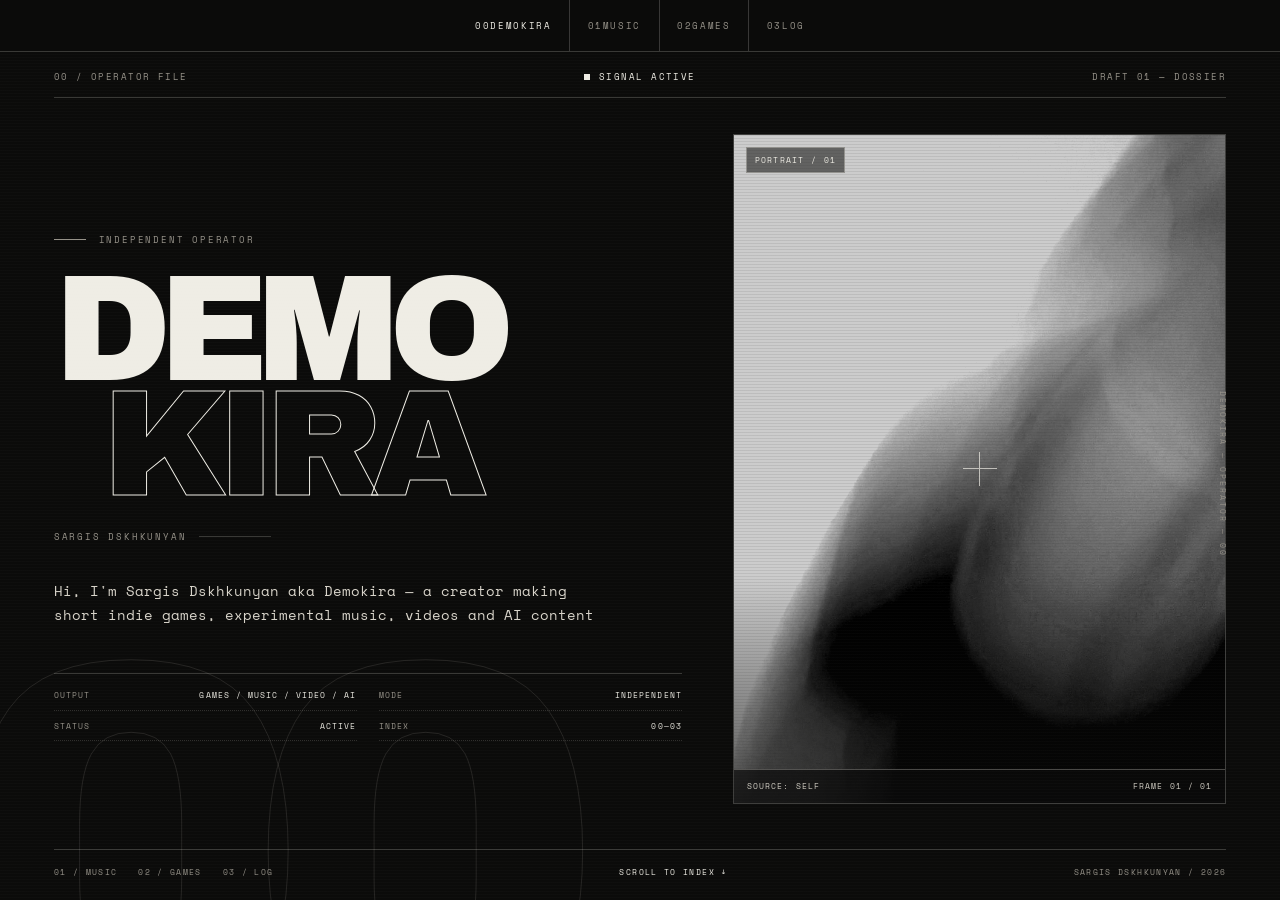
<file: concepts/dossier.html>
<!doctype html>
<html lang="en">
<head>
<meta charset="utf-8">
<meta name="viewport" content="width=device-width, initial-scale=1">
<title>Demokira — concept 01 / dossier</title>
<style>
  @import url('https://fonts.googleapis.com/css2?family=Archivo+Black&family=Archivo:wght@400;500&family=Space+Mono:ital,wght@0,400;0,700;1,400&display=swap');

  :root {
    --ink: #0b0b0a;
    --paper: #efede5;
    --ash: #969289;
    --line: rgba(239, 237, 229, 0.2);
    --bar-h: 52px;
    --mono: "Space Mono", ui-monospace, "SFMono-Regular", monospace;
    --sans: "Archivo Black", "Arial Black", sans-serif;
  }

  * { box-sizing: border-box; }
  html { background: var(--ink); }
  body {
    margin: 0;
    background: var(--ink);
    color: var(--paper);
    font-family: var(--mono);
    -webkit-font-smoothing: antialiased;
  }
  a { color: inherit; text-decoration: none; }

  .scanlines {
    position: fixed;
    z-index: 90;
    inset: 0;
    pointer-events: none;
    background: repeating-linear-gradient(
      to bottom,
      rgba(255, 255, 255, 0.028) 0,
      rgba(255, 255, 255, 0.028) 1px,
      transparent 1px,
      transparent 3px
    );
    opacity: 0.65;
  }

  .topbar {
    position: fixed;
    z-index: 100;
    top: 0;
    left: 0;
    right: 0;
    display: flex;
    justify-content: center;
    height: var(--bar-h);
    border-bottom: 1px solid var(--line);
    background: var(--ink);
    font-size: 9px;
    letter-spacing: 0.18em;
    text-transform: uppercase;
  }
  .topbar nav { display: flex; }
  .topbar a {
    display: flex;
    align-items: center;
    padding: 0 1.1rem;
    border-left: 1px solid var(--line);
    color: var(--ash);
    transition: color 140ms linear;
  }
  .topbar a:first-child { border-left: 0; color: var(--paper); }
  .topbar a:hover { color: var(--paper); }

  .hero {
    position: relative;
    display: grid;
    grid-template-columns: minmax(0, 1.12fr) minmax(0, 0.88fr);
    grid-template-rows: auto minmax(0, 1fr) auto;
    gap: 0 clamp(1.5rem, 4vw, 4.5rem);
    min-height: 100svh;
    padding: calc(var(--bar-h) + 1.2rem) clamp(1.1rem, 4.2vw, 4.5rem) 0;
    overflow: hidden;
  }

  .hero::before {
    position: absolute;
    z-index: 0;
    bottom: -0.27em;
    left: -0.09em;
    content: "00";
    color: transparent;
    font-family: var(--sans);
    font-size: clamp(18rem, 42vw, 44rem);
    font-weight: 400;
    line-height: 0.7;
    letter-spacing: -0.12em;
    -webkit-text-stroke: 1px rgba(239, 237, 229, 0.11);
    pointer-events: none;
  }

  .hero__meta {
    position: relative;
    z-index: 2;
    grid-column: 1 / -1;
    display: flex;
    justify-content: space-between;
    gap: 1rem;
    padding-bottom: 0.85rem;
    border-bottom: 1px solid var(--line);
    color: var(--ash);
    font-size: 9px;
    letter-spacing: 0.16em;
    line-height: 1.4;
    text-transform: uppercase;
  }

  .hero__meta span:nth-child(2) { color: var(--paper); }
  .status { display: inline-flex; align-items: center; gap: 0.55rem; }
  .status::before {
    width: 6px;
    height: 6px;
    content: "";
    background: var(--paper);
    animation: blink 1.9s steps(2, end) infinite;
  }
  @keyframes blink { 50% { opacity: 0; } }

  .hero__main {
    position: relative;
    z-index: 2;
    display: flex;
    flex-direction: column;
    justify-content: center;
    padding: clamp(2.4rem, 8vh, 5.5rem) 0 clamp(2rem, 5vh, 3.5rem);
  }

  .kicker {
    display: flex;
    align-items: center;
    gap: 0.8rem;
    margin: 0 0 clamp(1.4rem, 3vh, 2.2rem);
    color: var(--ash);
    font-size: 9px;
    letter-spacing: 0.2em;
    text-transform: uppercase;
  }
  .kicker::before { width: 2rem; height: 1px; content: ""; background: var(--ash); }

  .title {
    margin: 0;
    color: var(--paper);
    font-family: var(--sans);
    font-size: clamp(4.7rem, 11.8vw, 12.8rem);
    font-weight: 400;
    line-height: 0.76;
    letter-spacing: -0.075em;
    text-transform: uppercase;
  }
  .title span { display: block; }
  .title .hollow {
    margin-left: clamp(0.5rem, 3.8vw, 4.2rem);
    color: transparent;
    -webkit-text-stroke: 1px var(--paper);
  }

  .alias {
    display: flex;
    align-items: center;
    gap: 0.8rem;
    margin: clamp(1.3rem, 3vh, 2rem) 0 0;
    color: var(--ash);
    font-size: 9px;
    letter-spacing: 0.2em;
    text-transform: uppercase;
  }
  .alias::after { width: 4.5rem; height: 1px; content: ""; background: var(--line); }

  .intro {
    max-width: 35rem;
    margin: clamp(1.6rem, 4vh, 2.6rem) 0 0;
    color: #d8d4ca;
    font-size: clamp(0.9rem, 1.12vw, 1.02rem);
    line-height: 1.7;
  }

  .facts {
    display: grid;
    grid-template-columns: repeat(2, minmax(0, 1fr));
    gap: 0 1.4rem;
    max-width: 43rem;
    margin: clamp(2rem, 5vh, 3.4rem) 0 0;
    padding-top: 0.4rem;
    border-top: 1px solid var(--line);
    font-size: 8px;
    letter-spacing: 0.13em;
    line-height: 1.5;
    text-transform: uppercase;
  }
  .facts div {
    display: flex;
    justify-content: space-between;
    gap: 1rem;
    padding: 0.55rem 0;
    border-bottom: 1px dotted rgba(239, 237, 229, 0.16);
  }
  .facts dt { color: var(--ash); }
  .facts dd { margin: 0; text-align: right; }

  .hero__right {
    position: relative;
    z-index: 2;
    display: flex;
    min-width: 0;
    padding: clamp(1.2rem, 4vh, 2.8rem) 0 clamp(2rem, 5vh, 3.5rem);
  }

  .portrait {
    position: relative;
    flex: 1;
    min-height: 58vh;
    margin: 0;
    overflow: hidden;
    border: 1px solid var(--line);
    background: #111;
  }
  .portrait img {
    display: block;
    width: 100%;
    height: 100%;
    object-fit: cover;
    object-position: 60% 38%;
    filter: grayscale(1) contrast(1.22) brightness(0.8);
  }
  .portrait::after {
    position: absolute;
    inset: 0;
    content: "";
    background:
      repeating-linear-gradient(
        to bottom,
        rgba(0, 0, 0, 0.08) 0,
        rgba(0, 0, 0, 0.08) 1px,
        transparent 1px,
        transparent 3px
      ),
      linear-gradient(to top, rgba(11, 11, 10, 0.62), transparent 34%);
    pointer-events: none;
  }

  .portrait__tag {
    position: absolute;
    z-index: 2;
    top: 0.75rem;
    left: 0.75rem;
    padding: 0.36rem 0.48rem;
    border: 1px solid rgba(239, 237, 229, 0.35);
    color: var(--paper);
    background: rgba(11, 11, 10, 0.55);
    font-size: 8px;
    letter-spacing: 0.16em;
    text-transform: uppercase;
  }

  .reticle {
    position: absolute;
    z-index: 2;
    top: 50%;
    left: 50%;
    width: 34px;
    height: 34px;
    transform: translate(-50%, -50%);
    opacity: 0.7;
  }
  .reticle::before,
  .reticle::after {
    position: absolute;
    content: "";
    background: var(--paper);
  }
  .reticle::before { top: 16px; left: 0; width: 34px; height: 1px; }
  .reticle::after { top: 0; left: 16px; width: 1px; height: 34px; }

  .portrait figcaption {
    position: absolute;
    z-index: 2;
    right: 0;
    bottom: 0;
    left: 0;
    display: flex;
    justify-content: space-between;
    gap: 1rem;
    padding: 0.7rem 0.8rem;
    border-top: 1px solid rgba(239, 237, 229, 0.28);
    color: #d2cec4;
    background: rgba(11, 11, 10, 0.72);
    font-size: 8px;
    letter-spacing: 0.14em;
    line-height: 1.4;
    text-transform: uppercase;
  }

  .side {
    position: absolute;
    z-index: 3;
    top: 50%;
    right: -0.15rem;
    margin: 0;
    color: var(--ash);
    font-size: 8px;
    letter-spacing: 0.24em;
    text-transform: uppercase;
    transform: translateY(-50%);
    writing-mode: vertical-rl;
  }

  .hero__foot {
    position: relative;
    z-index: 2;
    grid-column: 1 / -1;
    display: flex;
    align-items: center;
    justify-content: space-between;
    gap: 1.5rem;
    padding: 1rem 0 1.35rem;
    border-top: 1px solid var(--line);
    color: var(--ash);
    font-size: 8px;
    letter-spacing: 0.17em;
    line-height: 1.5;
    text-transform: uppercase;
  }

  .hero__links { display: flex; flex-wrap: wrap; gap: 0.4rem 1.3rem; }
  .hero__links a { transition: color 140ms linear; }
  .hero__links a:hover { color: var(--paper); }
  .hero__foot .scroll { color: var(--paper); }

  @media (max-width: 800px) {
    .hero {
      grid-template-columns: 1fr;
      grid-template-rows: auto auto auto auto;
      min-height: 100svh;
      padding-top: calc(var(--bar-h) + 1rem);
    }
    .hero__meta { font-size: 7px; letter-spacing: 0.12em; }
    .hero__meta span:nth-child(2) { display: none; }
    .hero__main { padding: 2.2rem 0 0; }
    .title { font-size: clamp(4rem, 21vw, 7rem); }
    .title .hollow { margin-left: 0.45rem; }
    .intro { max-width: 100%; }
    .facts { grid-template-columns: repeat(2, minmax(0, 1fr)); gap: 0 0.8rem; margin-top: 1.4rem; font-size: 7px; }
    .facts div { padding: 0.4rem 0; }
    .hero__right { padding: 2rem 0 0; }
    .portrait { flex: none; width: 100%; min-height: 0; aspect-ratio: 1 / 1; }
    .portrait img { object-position: 58% 36%; }
    .side { display: none; }
    .hero__foot { flex-wrap: wrap; gap: 0.7rem 1rem; padding-top: 1.1rem; }
    .hero__foot .scroll { display: none; }
  }

  @media (prefers-reduced-motion: reduce) {
    .status::before { animation: none; }
  }
</style>
</head>
<body>
<div class="scanlines" aria-hidden="true"></div>
<header class="topbar">
  <nav aria-label="Sections">
    <a href="#top"><span>00</span> <span>demokira</span></a>
    <a href="../index.html#music"><span>01</span> <span>music</span></a>
    <a href="../index.html#games"><span>02</span> <span>games</span></a>
    <a href="../index.html#log"><span>03</span> <span>log</span></a>
  </nav>
</header>

<main>
  <section class="hero" id="top" aria-labelledby="site-title">
    <div class="hero__meta">
      <span>00 / operator file</span>
      <span class="status">signal active</span>
      <span>draft 01 — dossier</span>
    </div>

    <div class="hero__main">
      <p class="kicker">independent operator</p>
      <h1 class="title" id="site-title"><span>demo</span><span class="hollow">kira</span></h1>
      <p class="alias">Sargis Dskhkunyan</p>
      <p class="intro">Hi, I'm Sargis Dskhkunyan aka Demokira — a creator making short indie games, experimental music, videos and AI content</p>

      <dl class="facts">
        <div><dt>output</dt><dd>games / music / video / ai</dd></div>
        <div><dt>mode</dt><dd>independent</dd></div>
        <div><dt>status</dt><dd>active</dd></div>
        <div><dt>index</dt><dd>00—03</dd></div>
      </dl>
    </div>

    <div class="hero__right">
      <figure class="portrait">
        <img src="../assets/artist.jpg" alt="Sargis Dskhkunyan, Demokira">
        <span class="portrait__tag">portrait / 01</span>
        <span class="reticle" aria-hidden="true"></span>
        <figcaption><span>source: self</span><span>frame 01 / 01</span></figcaption>
      </figure>
      <p class="side">demokira — operator — 00</p>
    </div>

    <div class="hero__foot">
      <nav class="hero__links" aria-label="Index">
        <a href="../index.html#music">01 / music</a>
        <a href="../index.html#games">02 / games</a>
        <a href="../index.html#log">03 / log</a>
      </nav>
      <span class="scroll">scroll to index ↓</span>
      <span>Sargis Dskhkunyan / 2026</span>
    </div>
  </section>
</main>
</body>
</html>
</file>
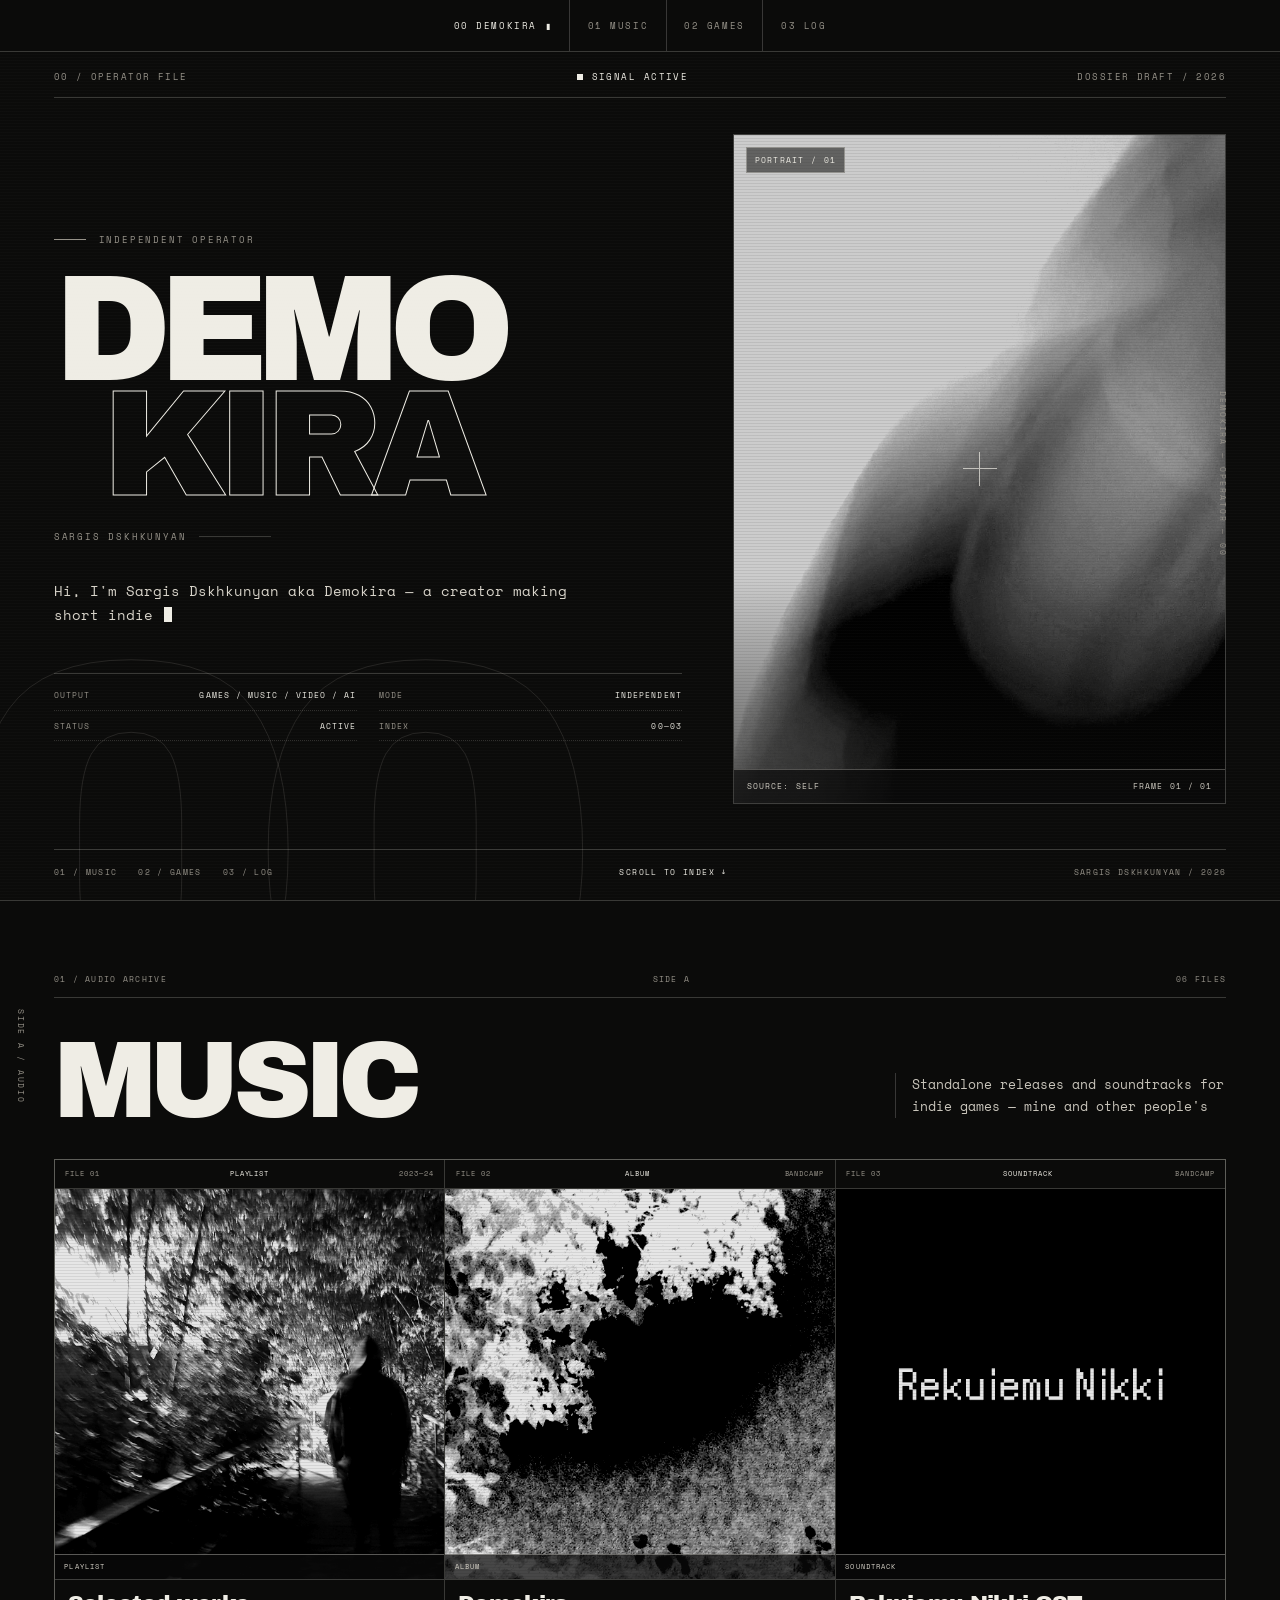
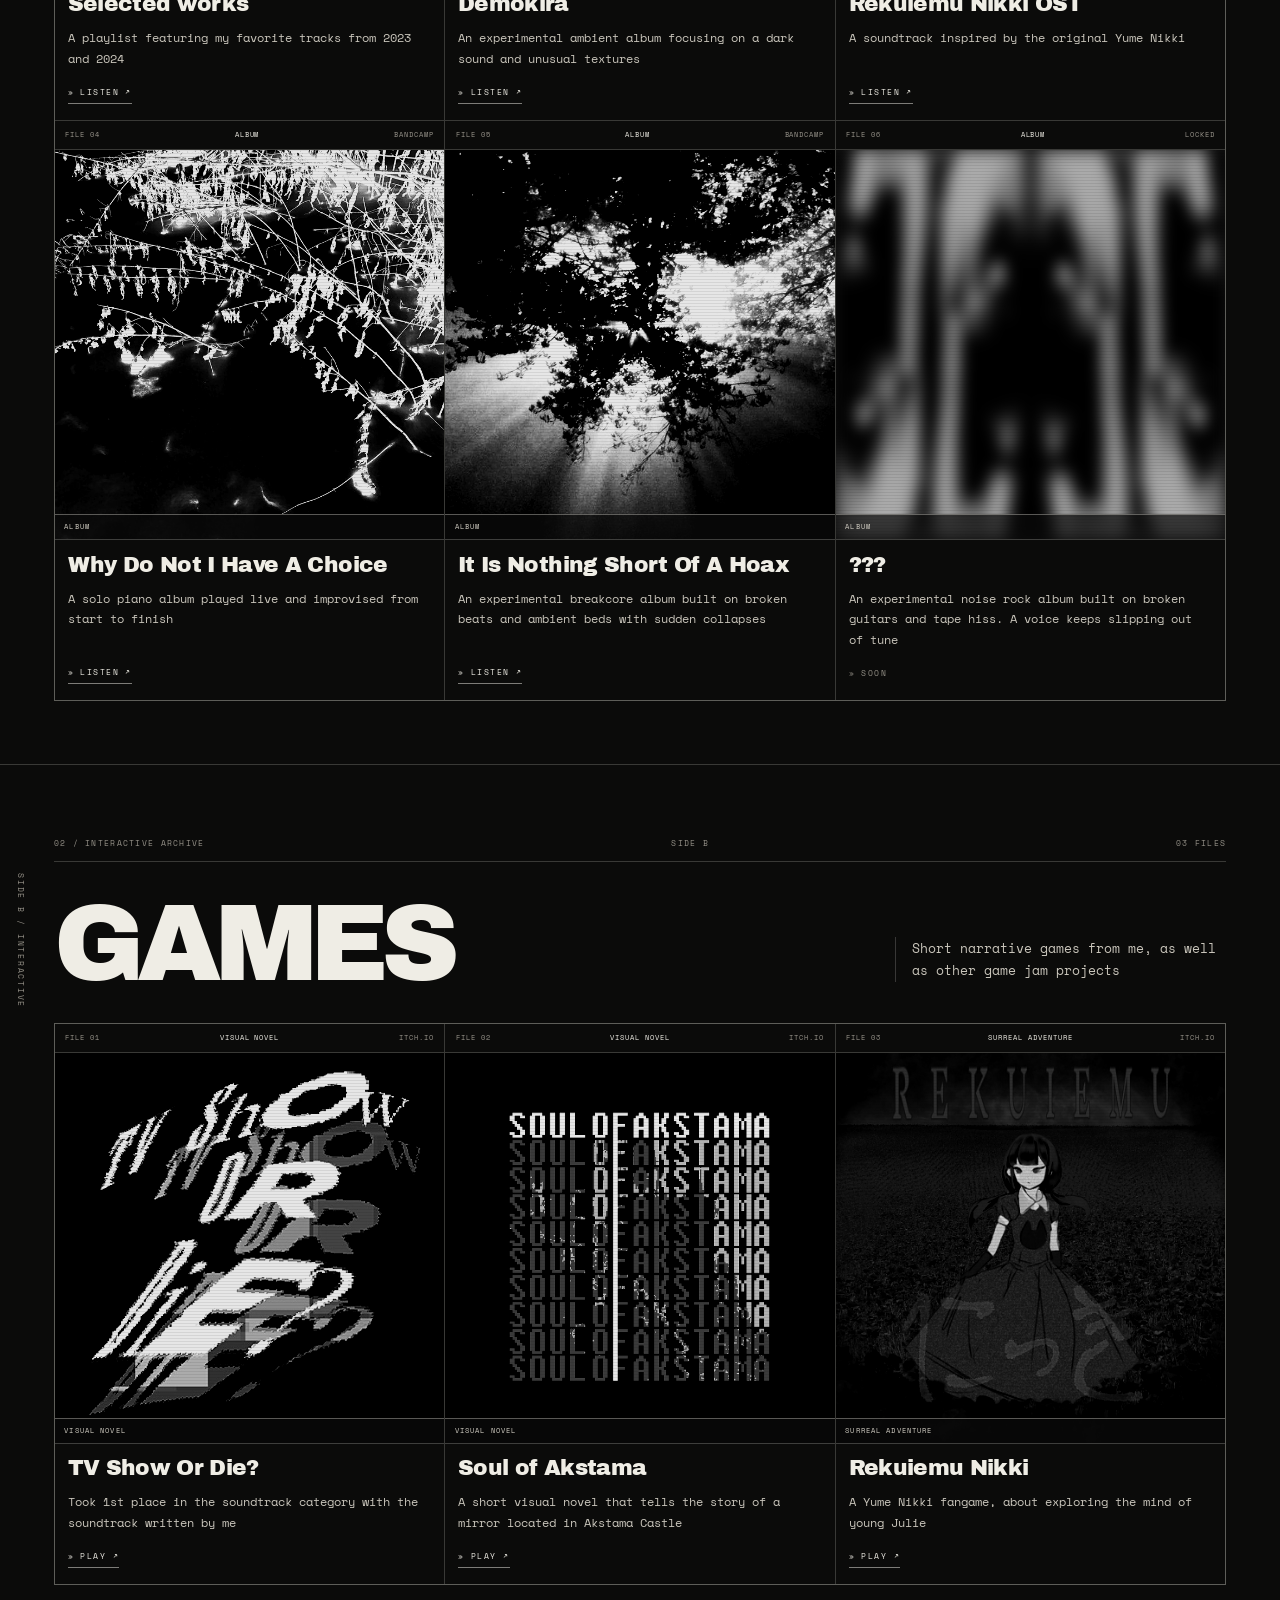
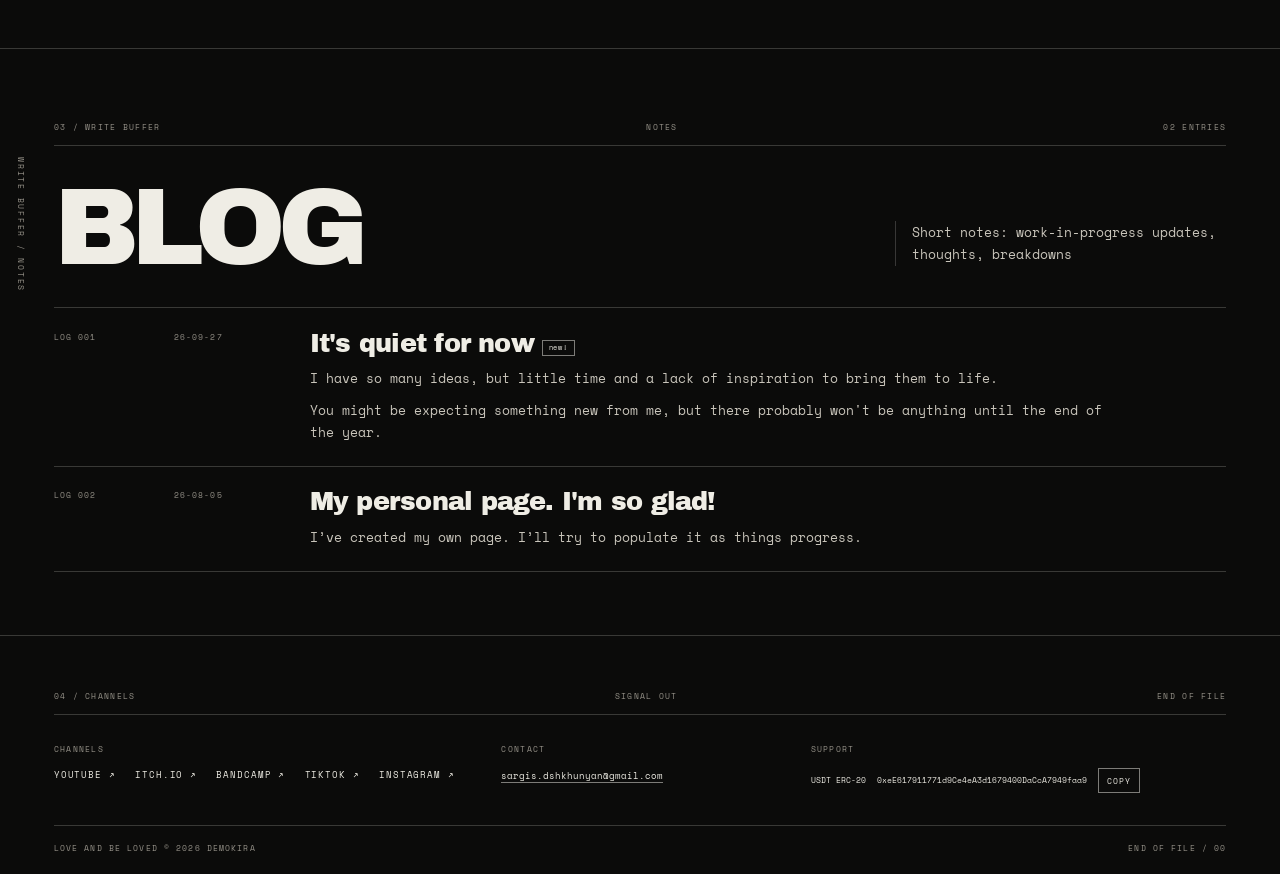
<file: concepts/site.html>
<!doctype html>
<html lang="en">
<head>
<meta charset="utf-8">
<meta name="viewport" content="width=device-width, initial-scale=1">
<title>Demokira — dossier draft</title>
<style>
  @import url('https://fonts.googleapis.com/css2?family=Archivo+Black&family=Archivo:wght@400;500&family=Space+Mono:ital,wght@0,400;0,700;1,400&display=swap');

  :root {
    --ink: #0b0b0a;
    --paper: #efede5;
    --ash: #969289;
    --line: rgba(239, 237, 229, 0.2);
    --line-strong: rgba(239, 237, 229, 0.5);
    --bar-h: 52px;
    --mono: "Space Mono", ui-monospace, "SFMono-Regular", monospace;
    --sans: "Archivo Black", "Arial Black", sans-serif;
  }

  * { box-sizing: border-box; }
  html { scroll-behavior: smooth; background: var(--ink); }
  body {
    margin: 0;
    background: var(--ink);
    color: var(--paper);
    font-family: var(--mono);
    -webkit-font-smoothing: antialiased;
  }
  a { color: inherit; text-decoration: none; }
  img { max-width: 100%; }
  ::selection { background: var(--paper); color: var(--ink); }

  .scanlines {
    position: fixed;
    z-index: 90;
    inset: 0;
    pointer-events: none;
    background: repeating-linear-gradient(
      to bottom,
      rgba(255, 255, 255, 0.028) 0,
      rgba(255, 255, 255, 0.028) 1px,
      transparent 1px,
      transparent 3px
    );
    opacity: 0.65;
  }

  .topbar {
    position: fixed;
    z-index: 100;
    top: 0;
    left: 0;
    right: 0;
    display: flex;
    justify-content: center;
    height: var(--bar-h);
    border-bottom: 1px solid var(--line);
    background: var(--ink);
    font-size: 9px;
    letter-spacing: 0.18em;
    text-transform: uppercase;
  }
  .topbar nav { display: flex; }
  .topbar a {
    display: flex;
    align-items: center;
    gap: 0.45rem;
    padding: 0 1.1rem;
    border-left: 1px solid var(--line);
    color: var(--ash);
    transition: color 140ms linear;
  }
  .topbar a:first-child { border-left: 0; color: var(--paper); }
  .topbar a:hover,
  .topbar a.is-active { color: var(--paper); }
  .bar-cursor {
    display: inline-block;
    margin-left: 0.1rem;
    font-size: 8px;
    line-height: 1;
    animation: cursor-blink 1.05s steps(2, end) infinite;
  }
  @keyframes cursor-blink { 50% { opacity: 0; } }

  .sr-only {
    position: absolute;
    width: 1px;
    height: 1px;
    padding: 0;
    margin: -1px;
    overflow: hidden;
    clip: rect(0, 0, 0, 0);
    white-space: nowrap;
    border: 0;
  }
  .type-caret {
    display: inline-block;
    width: 0.52em;
    height: 1.05em;
    margin-left: 0.18em;
    background: var(--paper);
    vertical-align: -0.14em;
    animation: cursor-blink 1.05s steps(2, end) infinite;
  }

  /* ---------- hero ------------------------------------------------------- */
  .hero {
    position: relative;
    display: grid;
    grid-template-columns: minmax(0, 1.12fr) minmax(0, 0.88fr);
    grid-template-rows: auto minmax(0, 1fr) auto;
    gap: 0 clamp(1.5rem, 4vw, 4.5rem);
    min-height: 100svh;
    padding: calc(var(--bar-h) + 1.2rem) clamp(1.1rem, 4.2vw, 4.5rem) 0;
    overflow: hidden;
  }
  .hero::before {
    position: absolute;
    z-index: 0;
    bottom: -0.27em;
    left: -0.09em;
    content: "00";
    color: transparent;
    font-family: var(--sans);
    font-size: clamp(18rem, 42vw, 44rem);
    font-weight: 400;
    line-height: 0.7;
    letter-spacing: -0.12em;
    -webkit-text-stroke: 1px rgba(239, 237, 229, 0.11);
    pointer-events: none;
  }
  .hero__meta {
    position: relative;
    z-index: 2;
    grid-column: 1 / -1;
    display: flex;
    justify-content: space-between;
    gap: 1rem;
    padding-bottom: 0.85rem;
    border-bottom: 1px solid var(--line);
    color: var(--ash);
    font-size: 9px;
    letter-spacing: 0.16em;
    line-height: 1.4;
    text-transform: uppercase;
  }
  .hero__meta span:nth-child(2) { color: var(--paper); }
  .status { display: inline-flex; align-items: center; gap: 0.55rem; }
  .status::before {
    width: 6px;
    height: 6px;
    content: "";
    background: var(--paper);
    animation: blink 1.9s steps(2, end) infinite;
  }
  @keyframes blink { 50% { opacity: 0; } }

  .hero__main {
    position: relative;
    z-index: 2;
    display: flex;
    flex-direction: column;
    justify-content: center;
    padding: clamp(2.4rem, 8vh, 5.5rem) 0 clamp(2rem, 5vh, 3.5rem);
  }
  .kicker {
    display: flex;
    align-items: center;
    gap: 0.8rem;
    margin: 0 0 clamp(1.4rem, 3vh, 2.2rem);
    color: var(--ash);
    font-size: 9px;
    letter-spacing: 0.2em;
    text-transform: uppercase;
  }
  .kicker::before { width: 2rem; height: 1px; content: ""; background: var(--ash); }
  .title {
    margin: 0;
    color: var(--paper);
    font-family: var(--sans);
    font-size: clamp(4.7rem, 11.8vw, 12.8rem);
    font-weight: 400;
    line-height: 0.76;
    letter-spacing: -0.075em;
    text-transform: uppercase;
  }
  .title span { display: block; }
  .title .hollow {
    margin-left: clamp(0.5rem, 3.8vw, 4.2rem);
    color: transparent;
    -webkit-text-stroke: 1px var(--paper);
  }
  .alias {
    display: flex;
    align-items: center;
    gap: 0.8rem;
    margin: clamp(1.3rem, 3vh, 2rem) 0 0;
    color: var(--ash);
    font-size: 9px;
    letter-spacing: 0.2em;
    text-transform: uppercase;
  }
  .alias::after { width: 4.5rem; height: 1px; content: ""; background: var(--line); }
  .intro {
    max-width: 35rem;
    margin: clamp(1.6rem, 4vh, 2.6rem) 0 0;
    color: #d8d4ca;
    font-size: clamp(0.9rem, 1.12vw, 1.02rem);
    line-height: 1.7;
  }
  .facts {
    display: grid;
    grid-template-columns: repeat(2, minmax(0, 1fr));
    gap: 0 1.4rem;
    max-width: 43rem;
    margin: clamp(2rem, 5vh, 3.4rem) 0 0;
    padding-top: 0.4rem;
    border-top: 1px solid var(--line);
    font-size: 8px;
    letter-spacing: 0.13em;
    line-height: 1.5;
    text-transform: uppercase;
  }
  .facts div {
    display: flex;
    justify-content: space-between;
    gap: 1rem;
    padding: 0.55rem 0;
    border-bottom: 1px dotted rgba(239, 237, 229, 0.16);
  }
  .facts dt { color: var(--ash); }
  .facts dd { margin: 0; text-align: right; }

  .hero__right {
    position: relative;
    z-index: 2;
    display: flex;
    min-width: 0;
    padding: clamp(1.2rem, 4vh, 2.8rem) 0 clamp(2rem, 5vh, 3.5rem);
  }
  .portrait {
    position: relative;
    flex: 1;
    min-height: 58vh;
    margin: 0;
    overflow: hidden;
    border: 1px solid var(--line);
    background: #111;
  }
  .portrait img {
    display: block;
    width: 100%;
    height: 100%;
    object-fit: cover;
    object-position: 60% 38%;
    filter: grayscale(1) contrast(1.22) brightness(0.8);
  }
  .portrait::after {
    position: absolute;
    inset: 0;
    content: "";
    background:
      repeating-linear-gradient(to bottom, rgba(0, 0, 0, 0.08) 0, rgba(0, 0, 0, 0.08) 1px, transparent 1px, transparent 3px),
      linear-gradient(to top, rgba(11, 11, 10, 0.62), transparent 34%);
    pointer-events: none;
  }
  .portrait__tag {
    position: absolute;
    z-index: 2;
    top: 0.75rem;
    left: 0.75rem;
    padding: 0.36rem 0.48rem;
    border: 1px solid rgba(239, 237, 229, 0.35);
    color: var(--paper);
    background: rgba(11, 11, 10, 0.55);
    font-size: 8px;
    letter-spacing: 0.16em;
    text-transform: uppercase;
  }
  .reticle {
    position: absolute;
    z-index: 2;
    top: 50%;
    left: 50%;
    width: 34px;
    height: 34px;
    transform: translate(-50%, -50%);
    opacity: 0.7;
  }
  .reticle::before,
  .reticle::after { position: absolute; content: ""; background: var(--paper); }
  .reticle::before { top: 16px; left: 0; width: 34px; height: 1px; }
  .reticle::after { top: 0; left: 16px; width: 1px; height: 34px; }
  .portrait figcaption {
    position: absolute;
    z-index: 2;
    right: 0;
    bottom: 0;
    left: 0;
    display: flex;
    justify-content: space-between;
    gap: 1rem;
    padding: 0.7rem 0.8rem;
    border-top: 1px solid rgba(239, 237, 229, 0.28);
    color: #d2cec4;
    background: rgba(11, 11, 10, 0.72);
    font-size: 8px;
    letter-spacing: 0.14em;
    line-height: 1.4;
    text-transform: uppercase;
  }
  .side {
    position: absolute;
    z-index: 3;
    top: 50%;
    right: -0.15rem;
    margin: 0;
    color: var(--ash);
    font-size: 8px;
    letter-spacing: 0.24em;
    text-transform: uppercase;
    transform: translateY(-50%);
    writing-mode: vertical-rl;
  }
  .hero__foot {
    position: relative;
    z-index: 2;
    grid-column: 1 / -1;
    display: flex;
    align-items: center;
    justify-content: space-between;
    gap: 1.5rem;
    padding: 1rem 0 1.35rem;
    border-top: 1px solid var(--line);
    color: var(--ash);
    font-size: 8px;
    letter-spacing: 0.17em;
    line-height: 1.5;
    text-transform: uppercase;
  }
  .hero__links { display: flex; flex-wrap: wrap; gap: 0.4rem 1.3rem; }
  .hero__links a { transition: color 140ms linear; }
  .hero__links a:hover { color: var(--paper); }
  .hero__foot .scroll { color: var(--paper); }

  /* ---------- sections --------------------------------------------------- */
  .section {
    position: relative;
    padding: clamp(3.5rem, 8vh, 6rem) clamp(1.1rem, 4.2vw, 4.5rem) clamp(3rem, 7vh, 5rem);
    border-top: 1px solid var(--line);
    scroll-margin-top: calc(var(--bar-h) + 1rem);
  }
  .section__meta {
    display: flex;
    justify-content: space-between;
    gap: 1rem;
    padding-bottom: 0.75rem;
    border-bottom: 1px solid var(--line);
    color: var(--ash);
    font-size: 8px;
    letter-spacing: 0.16em;
    line-height: 1.5;
    text-transform: uppercase;
  }
  .section__head {
    position: static;
    display: grid;
    grid-template-columns: minmax(0, 1fr) minmax(16rem, 0.42fr);
    gap: clamp(1.5rem, 4vw, 4rem);
    align-items: end;
    padding: clamp(2rem, 4.5vh, 3.5rem) 0 clamp(2rem, 4vh, 3rem);
  }
  .section__title {
    margin: 0;
    font-family: var(--sans);
    font-size: clamp(4rem, 8.5vw, 8.5rem);
    font-weight: 400;
    line-height: 0.78;
    letter-spacing: -0.07em;
    text-transform: uppercase;
  }
  .section__lede {
    max-width: 30rem;
    margin: 0 0 0.35rem;
    padding-left: 1rem;
    border-left: 1px solid var(--line);
    color: #c9c5bb;
    font-size: clamp(0.82rem, 1vw, 0.94rem);
    line-height: 1.7;
  }
  .section__rail {
    position: absolute;
    top: clamp(5rem, 12vh, 7rem);
    left: clamp(0.5rem, 1.2vw, 1.1rem);
    margin: 0;
    color: var(--ash);
    font-size: 8px;
    letter-spacing: 0.22em;
    text-transform: uppercase;
    writing-mode: vertical-rl;
    white-space: nowrap;
  }

  /* ---------- files / cards --------------------------------------------- */
  .files {
    display: grid;
    grid-template-columns: repeat(3, minmax(0, 1fr));
    gap: 1px;
    margin: 0;
    padding: 0;
    list-style: none;
    background: var(--line);
    border: 1px solid var(--line);
  }
  .file {
    display: flex;
    flex-direction: column;
    min-width: 0;
    background: var(--ink);
  }
  .file__top {
    display: flex;
    justify-content: space-between;
    gap: 0.5rem;
    padding: 0.55rem 0.65rem;
    border-bottom: 1px solid var(--line);
    color: var(--ash);
    font-size: 7px;
    letter-spacing: 0.14em;
    line-height: 1.5;
    text-transform: uppercase;
  }
  .file__top .file__state { color: var(--paper); }
  .file__art {
    position: relative;
    margin: 0;
    overflow: hidden;
    border-bottom: 1px solid var(--line);
    background: #111;
  }
  .file__art img {
    display: block;
    width: 100%;
    aspect-ratio: 1;
    object-fit: cover;
    filter: grayscale(1) contrast(1.16) brightness(0.9);
    transition: filter 220ms linear, transform 500ms cubic-bezier(0.2, 0.7, 0.2, 1);
  }
  .file:hover .file__art img { filter: grayscale(1) contrast(1.3) brightness(1); transform: scale(1.035); }
  .file__art::before {
    position: absolute;
    z-index: 1;
    inset: 0;
    content: "";
    background: linear-gradient(to bottom, transparent 0%, rgba(255, 255, 255, 0.09) 50%, transparent 100%);
    transform: translateY(-105%);
    transition: transform 650ms cubic-bezier(0.2, 0.7, 0.2, 1);
    pointer-events: none;
  }
  .file:hover .file__art::before { transform: translateY(105%); }
  .file__art::after {
    position: absolute;
    inset: 0;
    content: "";
    background: repeating-linear-gradient(to bottom, rgba(0, 0, 0, 0.08) 0, rgba(0, 0, 0, 0.08) 1px, transparent 1px, transparent 3px);
    pointer-events: none;
  }
  .file__art figcaption {
    position: absolute;
    z-index: 2;
    right: 0;
    bottom: 0;
    left: 0;
    padding: 0.45rem 0.6rem;
    border-top: 1px solid rgba(239, 237, 229, 0.35);
    color: #d0ccc2;
    background: rgba(11, 11, 10, 0.72);
    font-size: 7px;
    letter-spacing: 0.16em;
    line-height: 1.4;
    text-transform: uppercase;
  }
  .file__art img.center { object-position: 60% 50%; }
  .file--upcoming .file__art img { filter: grayscale(1) contrast(1.05) brightness(0.7) blur(8px); }
  .file__body {
    display: flex;
    flex: 1;
    flex-direction: column;
    padding: 0.9rem 0.8rem 1rem;
  }
  .file__body h3 {
    margin: 0;
    font-family: var(--sans);
    font-size: clamp(1.35rem, 1.7vw, 1.7rem);
    font-weight: 400;
    line-height: 1;
    letter-spacing: -0.03em;
  }
  .file__desc {
    margin: 0.75rem 0 0;
    color: #c9c5bb;
    font-size: 0.78rem;
    line-height: 1.65;
  }
  .file__link {
    display: inline-flex;
    align-self: flex-start;
    align-items: center;
    gap: 0.4rem;
    margin-top: auto;
    padding: 1.1rem 0 0.3rem;
    border-bottom: 1px solid var(--line-strong);
    color: var(--paper);
    font-size: 8px;
    letter-spacing: 0.18em;
    line-height: 1.4;
    text-transform: uppercase;
    transition: color 140ms linear, border-color 140ms linear;
  }
  .file__link:hover { color: var(--ash); border-color: var(--ash); }
  .file__link span { transition: transform 200ms ease; }
  .file:hover .file__link span { transform: translate(3px, -3px); }
  .file__soon { color: var(--ash); border-bottom: 0; }

  @media (hover: hover) and (pointer: fine) {
    .file {
      transition: transform 280ms cubic-bezier(0.2, 0.7, 0.2, 1), box-shadow 280ms linear, background-color 280ms linear;
    }
    .file:hover {
      z-index: 2;
      transform: translateY(-5px);
      background: #12120f;
      box-shadow: 0 0 0 1px var(--line-strong), 0 18px 34px rgba(0, 0, 0, 0.38);
    }
    .file:hover .file__top { background: rgba(255, 255, 255, 0.035); }
    .file:hover .file__link { color: var(--paper); border-color: var(--paper); }
  }

  /* paper insert for games */
  .section--paper {
    --line: rgba(11, 11, 10, 0.22);
    --line-strong: rgba(11, 11, 10, 0.55);
    --ash: #6c6961;
    background: var(--paper);
    color: var(--ink);
  }
  .section--paper .section__lede { color: #3d3b35; }
  .section--paper .file { background: var(--paper); }
  .section--paper .file__top .file__state { color: var(--ink); }
  .section--paper .file__art { background: #111; }
  .section--paper .file__desc { color: #3d3b35; }
  .section--paper .file__link { color: var(--ink); }
  .section--paper .file__link:hover { color: #6c6961; border-color: #6c6961; }
  .section--paper .file__soon { color: #6c6961; }

  /* ---------- log -------------------------------------------------------- */
  .log { border-top: 1px solid var(--line); }
  .log__item {
    display: grid;
    grid-template-columns: 6rem 7rem minmax(0, 1fr);
    gap: 1.5rem;
    padding: 1.4rem 0;
    border-bottom: 1px solid var(--line);
  }
  .log__index,
  .log__date {
    color: var(--ash);
    font-size: 8px;
    letter-spacing: 0.14em;
    line-height: 1.6;
    text-transform: uppercase;
  }
  .log__body h3 {
    margin: 0;
    font-family: var(--sans);
    font-size: clamp(1.4rem, 2vw, 2rem);
    font-weight: 400;
    line-height: 1.05;
    letter-spacing: -0.03em;
  }
  .log__body p {
    max-width: 50rem;
    margin: 0.6rem 0 0;
    color: #c9c5bb;
    font-size: 0.82rem;
    line-height: 1.7;
  }
  .new {
    display: inline-block;
    margin-left: 0.5rem;
    padding: 0.2rem 0.35rem;
    border: 1px solid var(--line-strong);
    color: var(--paper);
    font-family: var(--mono);
    font-size: 7px;
    letter-spacing: 0.12em;
    vertical-align: 0.2em;
  }

  /* ---------- footer ----------------------------------------------------- */
  .foot {
    padding: clamp(2.5rem, 6vh, 4rem) clamp(1.1rem, 4.2vw, 4.5rem) 1.2rem;
    border-top: 1px solid var(--line);
  }
  .foot__meta {
    display: flex;
    justify-content: space-between;
    gap: 1rem;
    padding-bottom: 0.75rem;
    border-bottom: 1px solid var(--line);
    color: var(--ash);
    font-size: 8px;
    letter-spacing: 0.16em;
    text-transform: uppercase;
  }
  .foot__grid {
    display: grid;
    grid-template-columns: 1.2fr 0.8fr 1.2fr;
    gap: 2rem;
    padding: 1.8rem 0 2rem;
    border-bottom: 1px solid var(--line);
  }
  .foot__label {
    margin: 0 0 0.8rem;
    color: var(--ash);
    font-size: 8px;
    letter-spacing: 0.16em;
    text-transform: uppercase;
  }
  .channels {
    display: flex;
    flex-wrap: wrap;
    gap: 0.55rem 1.2rem;
    margin: 0;
    padding: 0;
    list-style: none;
    font-size: 9px;
    letter-spacing: 0.1em;
    text-transform: uppercase;
  }
  .channels a { border-bottom: 1px solid transparent; }
  .channels a:hover { border-color: var(--paper); }
  .foot__contact { font-size: 9px; line-height: 1.7; }
  .foot__contact a { border-bottom: 1px solid var(--line-strong); }
  .wallet {
    display: flex;
    flex-wrap: wrap;
    align-items: center;
    gap: 0.5rem 0.7rem;
    font-size: 8px;
    line-height: 1.6;
  }
  .wallet code {
    max-width: 100%;
    color: var(--paper);
    font-family: var(--mono);
    font-size: 8px;
    word-break: break-all;
  }
  .wallet-key {
    padding: 0.35rem 0.5rem;
    border: 1px solid var(--line-strong);
    color: var(--paper);
    background: transparent;
    font-family: var(--mono);
    font-size: 8px;
    letter-spacing: 0.12em;
    text-transform: uppercase;
    cursor: pointer;
  }
  .wallet-key:hover { background: var(--paper); color: var(--ink); }
  .foot__bottom {
    display: flex;
    justify-content: space-between;
    gap: 1rem;
    padding-top: 1rem;
    color: var(--ash);
    font-size: 8px;
    letter-spacing: 0.14em;
    line-height: 1.6;
    text-transform: uppercase;
  }

  /* ---------- custom cursor --------------------------------------------- */
  .cursor {
    position: fixed;
    z-index: 300;
    top: 0;
    left: 0;
    width: 22px;
    height: 22px;
    margin: -11px 0 0 -11px;
    border: 1px solid var(--paper);
    border-radius: 50%;
    opacity: 0;
    pointer-events: none;
    mix-blend-mode: difference;
    transition: width 180ms ease, height 180ms ease, margin 180ms ease, opacity 180ms linear, background-color 180ms linear;
  }
  .cursor::before,
  .cursor::after {
    position: absolute;
    content: "";
    background: var(--paper);
  }
  .cursor::before { top: 9px; left: 3px; width: 14px; height: 1px; }
  .cursor::after { top: 3px; left: 9px; width: 1px; height: 14px; }
  .cursor__dot {
    position: absolute;
    top: 50%;
    left: 50%;
    width: 3px;
    height: 3px;
    background: var(--paper);
    transform: translate(-50%, -50%);
  }
  .cursor.is-visible { opacity: 1; }
  .cursor.is-hover {
    width: 42px;
    height: 42px;
    margin: -21px 0 0 -21px;
    background: rgba(255, 255, 255, 0.12);
  }
  html.has-custom-cursor,
  html.has-custom-cursor * { cursor: none; }

  @media (pointer: coarse) {
    .cursor { display: none; }
  }

  @media (max-width: 900px) {
    .section__head { grid-template-columns: 1fr; gap: 1.2rem; align-items: start; }
    .section__lede { max-width: 100%; border-left: 0; padding-left: 0; }
    .files { grid-template-columns: repeat(2, minmax(0, 1fr)); }
    .log__item { grid-template-columns: 5rem minmax(0, 1fr); gap: 0.8rem 1.2rem; }
    .log__body { grid-column: 1 / -1; }
    .foot__grid { grid-template-columns: 1fr 1fr; }
    .foot__grid > :last-child { grid-column: 1 / -1; }
  }

  @media (max-width: 800px) {
    .hero {
      grid-template-columns: 1fr;
      grid-template-rows: auto auto auto auto;
      min-height: 100svh;
      padding-top: calc(var(--bar-h) + 1rem);
    }
    .hero__meta { font-size: 7px; letter-spacing: 0.12em; }
    .hero__meta span:nth-child(2) { display: none; }
    .hero__main { padding: 2.2rem 0 0; }
    .title { font-size: clamp(4rem, 21vw, 7rem); }
    .title .hollow { margin-left: 0.45rem; }
    .intro { max-width: 100%; }
    .facts { grid-template-columns: repeat(2, minmax(0, 1fr)); gap: 0 0.8rem; margin-top: 1.4rem; font-size: 7px; }
    .facts div { padding: 0.4rem 0; }
    .hero__right { padding: 2rem 0 0; }
    .portrait { flex: none; width: 100%; min-height: 0; aspect-ratio: 1 / 1; }
    .portrait img { object-position: 58% 36%; }
    .side { display: none; }
    .hero__foot { flex-wrap: wrap; gap: 0.7rem 1rem; padding-top: 1.1rem; }
    .hero__foot .scroll { display: none; }
  }

  @media (max-width: 700px) {
    .section { padding-top: 3rem; padding-bottom: 2.5rem; }
    .section__meta { font-size: 7px; letter-spacing: 0.1em; }
    .section__meta span:nth-child(2) { display: none; }
    .section__head { padding: 1.8rem 0 1.8rem; }
    .section__title { font-size: clamp(3.5rem, 16vw, 5rem); }
    .section__rail { display: none; }
    .files { grid-template-columns: 1fr; }
    .file__top { font-size: 6px; letter-spacing: 0.1em; }
    .file__top span:last-child { display: none; }
    .file__body h3 { font-size: 1.55rem; }
    .log__item { grid-template-columns: 1fr; gap: 0.35rem; padding: 1.1rem 0; }
    .log__body { grid-column: auto; }
    .foot__grid { grid-template-columns: 1fr; gap: 1.5rem; }
    .foot__grid > :last-child { grid-column: auto; }
    .foot__bottom { flex-direction: column; gap: 0.5rem; }
  }

  @media (prefers-reduced-motion: reduce) {
    html { scroll-behavior: auto; }
    .status::before { animation: none; }
    .bar-cursor,
    .type-caret { animation: none; }
    .type-caret { display: none; }
    .cursor { transition: none; }
  }
</style>
</head>
<body>
<div class="scanlines" aria-hidden="true"></div>
<div class="cursor" aria-hidden="true"><span class="cursor__dot"></span></div>

<header class="topbar">
  <nav aria-label="Sections">
    <a class="is-active" href="#top"><span>00</span><span>demokira</span><span class="bar-cursor" aria-hidden="true">▮</span></a>
    <a href="#music"><span>01</span><span>music</span></a>
    <a href="#games"><span>02</span><span>games</span></a>
    <a href="#log"><span>03</span><span>log</span></a>
  </nav>
</header>

<main>
  <section class="hero" id="top" aria-labelledby="site-title">
    <div class="hero__meta">
      <span>00 / operator file</span>
      <span class="status">signal active</span>
      <span>dossier draft / 2026</span>
    </div>

    <div class="hero__main">
      <p class="kicker">independent operator</p>
      <h1 class="title" id="site-title"><span>demo</span><span class="hollow">kira</span></h1>
      <p class="alias">Sargis Dskhkunyan</p>
      <p class="intro"><span class="sr-only">Hi, I'm Sargis Dskhkunyan aka Demokira — a creator making short indie games, experimental music, videos and AI content</span><span class="intro__typed" aria-hidden="true">Hi, I'm Sargis Dskhkunyan aka Demokira — a creator making short indie games, experimental music, videos and AI content</span><span class="type-caret" aria-hidden="true"></span></p>

      <dl class="facts">
        <div><dt>output</dt><dd>games / music / video / ai</dd></div>
        <div><dt>mode</dt><dd>independent</dd></div>
        <div><dt>status</dt><dd>active</dd></div>
        <div><dt>index</dt><dd>00—03</dd></div>
      </dl>
    </div>

    <div class="hero__right">
      <figure class="portrait">
        <img src="../assets/artist.jpg" alt="Sargis Dskhkunyan, Demokira">
        <span class="portrait__tag">portrait / 01</span>
        <span class="reticle" aria-hidden="true"></span>
        <figcaption><span>source: self</span><span>frame 01 / 01</span></figcaption>
      </figure>
      <p class="side">demokira — operator — 00</p>
    </div>

    <div class="hero__foot">
      <nav class="hero__links" aria-label="Index">
        <a href="#music">01 / music</a>
        <a href="#games">02 / games</a>
        <a href="#log">03 / log</a>
      </nav>
      <span class="scroll">scroll to index ↓</span>
      <span>Sargis Dskhkunyan / 2026</span>
    </div>
  </section>

  <section class="section" id="music" aria-labelledby="music-heading">
    <div class="section__meta">
      <span>01 / audio archive</span>
      <span>side a</span>
      <span>06 files</span>
    </div>
    <div class="section__head">
      <p class="section__rail">side a / audio</p>
      <h2 class="section__title" id="music-heading">Music</h2>
      <p class="section__lede">Standalone releases and soundtracks for indie games — mine and other people's</p>
    </div>

    <ol class="files">
      <li class="file">
        <div class="file__top"><span>file 01</span><span class="file__state">playlist</span><span>2023—24</span></div>
        <figure class="file__art">
          <img src="../assets/covers/best-of.jpg" alt="Selected works cover artwork">
          <figcaption>playlist</figcaption>
        </figure>
        <div class="file__body">
          <h3>Selected works</h3>
          <p class="file__desc">A playlist featuring my favorite tracks from 2023 and 2024</p>
          <a class="file__link" href="https://demokira.bandcamp.com/album/the-best-of-demokira-23-24" target="_blank" rel="noopener noreferrer">» listen <span aria-hidden="true">↗</span></a>
        </div>
      </li>
      <li class="file">
        <div class="file__top"><span>file 02</span><span class="file__state">album</span><span>bandcamp</span></div>
        <figure class="file__art">
          <img src="../assets/covers/demokira.jpg" alt="Demokira cover artwork">
          <figcaption>album</figcaption>
        </figure>
        <div class="file__body">
          <h3>Demokira</h3>
          <p class="file__desc">An experimental ambient album focusing on a dark sound and unusual textures</p>
          <a class="file__link" href="https://demokira.bandcamp.com/album/demokira" target="_blank" rel="noopener noreferrer">» listen <span aria-hidden="true">↗</span></a>
        </div>
      </li>
      <li class="file">
        <div class="file__top"><span>file 03</span><span class="file__state">soundtrack</span><span>bandcamp</span></div>
        <figure class="file__art">
          <img class="center" src="../assets/covers/rekuiemu-ost.jpg" alt="Rekuiemu Nikki OST cover artwork">
          <figcaption>soundtrack</figcaption>
        </figure>
        <div class="file__body">
          <h3>Rekuiemu Nikki OST</h3>
          <p class="file__desc">A soundtrack inspired by the original Yume Nikki</p>
          <a class="file__link" href="https://demokira.bandcamp.com/album/rekuiemu-nikki-demo-ost" target="_blank" rel="noopener noreferrer">» listen <span aria-hidden="true">↗</span></a>
        </div>
      </li>
      <li class="file">
        <div class="file__top"><span>file 04</span><span class="file__state">album</span><span>bandcamp</span></div>
        <figure class="file__art">
          <img src="../assets/covers/choice.jpg" alt="Why Do Not I Have A Choice cover artwork">
          <figcaption>album</figcaption>
        </figure>
        <div class="file__body">
          <h3>Why Do Not I Have A Choice</h3>
          <p class="file__desc">A solo piano album played live and improvised from start to finish</p>
          <a class="file__link" href="https://demokira.bandcamp.com/album/why-do-not-i-have-a-choice" target="_blank" rel="noopener noreferrer">» listen <span aria-hidden="true">↗</span></a>
        </div>
      </li>
      <li class="file">
        <div class="file__top"><span>file 05</span><span class="file__state">album</span><span>bandcamp</span></div>
        <figure class="file__art">
          <img src="../assets/covers/hoax.jpg" alt="It Is Nothing Short Of A Hoax cover artwork">
          <figcaption>album</figcaption>
        </figure>
        <div class="file__body">
          <h3>It Is Nothing Short Of A Hoax</h3>
          <p class="file__desc">An experimental breakcore album built on broken beats and ambient beds with sudden collapses</p>
          <a class="file__link" href="https://demokira.bandcamp.com/album/it-is-nothing-short-of-a-hoax" target="_blank" rel="noopener noreferrer">» listen <span aria-hidden="true">↗</span></a>
        </div>
      </li>
      <li class="file file--upcoming">
        <div class="file__top"><span>file 06</span><span class="file__state">album</span><span>locked</span></div>
        <figure class="file__art">
          <img src="../assets/covers/upcoming.jpg" alt="??? cover artwork">
          <figcaption>album</figcaption>
        </figure>
        <div class="file__body">
          <h3>???</h3>
          <p class="file__desc">An experimental noise rock album built on broken guitars and tape hiss. A voice keeps slipping out of tune</p>
          <span class="file__link file__soon">» soon</span>
        </div>
      </li>
    </ol>
  </section>

  <section class="section" id="games" aria-labelledby="games-heading">
    <div class="section__meta">
      <span>02 / interactive archive</span>
      <span>side b</span>
      <span>03 files</span>
    </div>
    <div class="section__head">
      <p class="section__rail">side b / interactive</p>
      <h2 class="section__title" id="games-heading">Games</h2>
      <p class="section__lede">Short narrative games from me, as well as other game jam projects</p>
    </div>

    <ol class="files">
      <li class="file">
        <div class="file__top"><span>file 01</span><span class="file__state">visual novel</span><span>itch.io</span></div>
        <figure class="file__art">
          <img src="../assets/covers/tv-show.jpg" alt="TV Show Or Die? cover artwork">
          <figcaption>visual novel</figcaption>
        </figure>
        <div class="file__body">
          <h3>TV Show Or Die?</h3>
          <p class="file__desc">Took 1st place in the soundtrack category with the soundtrack written by me</p>
          <a class="file__link" href="https://demokira.itch.io/tv-show-or-die" target="_blank" rel="noopener noreferrer">» play <span aria-hidden="true">↗</span></a>
        </div>
      </li>
      <li class="file">
        <div class="file__top"><span>file 02</span><span class="file__state">visual novel</span><span>itch.io</span></div>
        <figure class="file__art">
          <img src="../assets/covers/soul-of-akstama.jpg" alt="Soul of Akstama cover artwork">
          <figcaption>visual novel</figcaption>
        </figure>
        <div class="file__body">
          <h3>Soul of Akstama</h3>
          <p class="file__desc">A short visual novel that tells the story of a mirror located in Akstama Castle</p>
          <a class="file__link" href="https://demokira.itch.io/soul-of-akstama" target="_blank" rel="noopener noreferrer">» play <span aria-hidden="true">↗</span></a>
        </div>
      </li>
      <li class="file">
        <div class="file__top"><span>file 03</span><span class="file__state">surreal adventure</span><span>itch.io</span></div>
        <figure class="file__art">
          <img class="center" src="../assets/covers/rekuiemu-nikki.jpg" alt="Rekuiemu Nikki cover artwork">
          <figcaption>surreal adventure</figcaption>
        </figure>
        <div class="file__body">
          <h3>Rekuiemu Nikki</h3>
          <p class="file__desc">A Yume Nikki fangame, about exploring the mind of young Julie</p>
          <a class="file__link" href="https://eklsn.itch.io/reknikki" target="_blank" rel="noopener noreferrer">» play <span aria-hidden="true">↗</span></a>
        </div>
      </li>
    </ol>
  </section>

  <section class="section" id="log" aria-labelledby="log-heading">
    <div class="section__meta">
      <span>03 / write buffer</span>
      <span>notes</span>
      <span>02 entries</span>
    </div>
    <div class="section__head">
      <p class="section__rail">write buffer / notes</p>
      <h2 class="section__title" id="log-heading">Blog</h2>
      <p class="section__lede">Short notes: work-in-progress updates, thoughts, breakdowns</p>
    </div>

    <div class="log">
      <article class="log__item">
        <span class="log__index">log 001</span>
        <time class="log__date" datetime="2026-09-27">26-09-27</time>
        <div class="log__body">
          <h3>It's quiet for now<span class="new">new!</span></h3>
          <p>I have so many ideas, but little time and a lack of inspiration to bring them to life.</p>
          <p>You might be expecting something new from me, but there probably won't be anything until the end of the year.</p>
        </div>
      </article>
      <article class="log__item">
        <span class="log__index">log 002</span>
        <time class="log__date" datetime="2026-08-05">26-08-05</time>
        <div class="log__body">
          <h3>My personal page. I'm so glad!</h3>
          <p>I’ve created my own page. I’ll try to populate it as things progress.</p>
        </div>
      </article>
    </div>
  </section>
</main>

<footer class="foot">
  <div class="foot__meta"><span>04 / channels</span><span>signal out</span><span>end of file</span></div>
  <div class="foot__grid">
    <div>
      <p class="foot__label">channels</p>
      <ul class="channels">
        <li><a href="https://www.youtube.com/@demokira" target="_blank" rel="noopener noreferrer">youtube ↗</a></li>
        <li><a href="https://demokira.itch.io" target="_blank" rel="noopener noreferrer">itch.io ↗</a></li>
        <li><a href="https://demokira.bandcamp.com" target="_blank" rel="noopener noreferrer">bandcamp ↗</a></li>
        <li><a href="https://www.tiktok.com/@demokira_?_r=1&amp;_t=ZS-98bt2Kt1skm" target="_blank" rel="noopener noreferrer">tiktok ↗</a></li>
        <li><a href="https://www.instagram.com/srgsdshkhnn" target="_blank" rel="noopener noreferrer">instagram ↗</a></li>
      </ul>
    </div>
    <div>
      <p class="foot__label">contact</p>
      <p class="foot__contact"><a href="mailto:sargis.dshkhunyan@gmail.com">sargis.dshkhunyan@gmail.com</a></p>
    </div>
    <div>
      <p class="foot__label">support</p>
      <div class="wallet">
        <span>USDT ERC-20</span>
        <code class="wallet-value">0xeE617911771d9Ce4eA3d1679400DaCcA7949faa9</code>
        <button class="wallet-key" type="button">copy</button>
      </div>
    </div>
  </div>
  <div class="foot__bottom"><span>love and be loved © 2026 demokira</span><span>end of file / 00</span></div>
</footer>

<script>
  var reduceMotion = window.matchMedia("(prefers-reduced-motion: reduce)").matches;

  var typed = document.querySelector(".intro__typed");
  var intro = typed ? typed.closest(".intro") : null;
  var startTyping = function () {
    if (!typed || !intro || reduceMotion) return;
    var full = typed.textContent;
    var height = intro.getBoundingClientRect().height;
    intro.style.minHeight = height + "px";
    typed.textContent = "";
    var index = 0;
    var type = function () {
      typed.textContent = full.slice(0, index + 1);
      index += 1;
      if (index < full.length) window.setTimeout(type, 14);
    };
    window.setTimeout(type, 450);
  };
  if (document.fonts && document.fonts.ready) {
    document.fonts.ready.then(startTyping);
  } else {
    startTyping();
  }

  if (window.matchMedia("(pointer: fine)").matches || (navigator.maxTouchPoints === 0 && window.innerWidth > 700)) {
    document.documentElement.classList.add("has-custom-cursor");
    var cursor = document.querySelector(".cursor");
    var pointerX = 0;
    var pointerY = 0;
    var cursorX = 0;
    var cursorY = 0;
    var cursorVisible = false;
    var cursorFrame = null;

    var moveCursor = function () {
      cursorX += (pointerX - cursorX) * 0.35;
      cursorY += (pointerY - cursorY) * 0.35;
      cursor.style.transform = "translate3d(" + cursorX + "px," + cursorY + "px,0)";
      cursorFrame = window.requestAnimationFrame(moveCursor);
    };
    moveCursor();

    document.addEventListener("mousemove", function (event) {
      pointerX = event.clientX;
      pointerY = event.clientY;
      if (!cursorVisible) {
        cursorVisible = true;
        cursor.classList.add("is-visible");
      }
    });
    document.addEventListener("mouseleave", function () {
      cursorVisible = false;
      cursor.classList.remove("is-visible");
    });
    document.addEventListener("mouseover", function (event) {
      var hit = event.target.closest("a, button, .file");
      if (hit && !hit.contains(event.relatedTarget)) cursor.classList.add("is-hover");
    });
    document.addEventListener("mouseout", function (event) {
      var hit = event.target.closest("a, button, .file");
      if (hit && !hit.contains(event.relatedTarget)) cursor.classList.remove("is-hover");
    });
    window.addEventListener("pagehide", function () {
      if (cursorFrame) window.cancelAnimationFrame(cursorFrame);
    });
  }

  document.querySelectorAll(".wallet-key").forEach(function (button) {
    button.addEventListener("click", function () {
      var value = document.querySelector(".wallet-value").textContent.trim();
      if (navigator.clipboard) navigator.clipboard.writeText(value);
      button.textContent = "copied";
      window.setTimeout(function () { button.textContent = "copy"; }, 1400);
    });
  });

  var navLinks = Array.prototype.slice.call(document.querySelectorAll(".topbar a"));
  var sections = ["top", "music", "games", "log"].map(function (id) {
    return document.getElementById(id);
  }).filter(Boolean);
  if ("IntersectionObserver" in window && sections.length) {
    var spy = new IntersectionObserver(function (entries) {
      entries.forEach(function (entry) {
        if (!entry.isIntersecting) return;
        navLinks.forEach(function (link) {
          link.classList.toggle("is-active", link.getAttribute("href") === "#" + entry.target.id);
        });
      });
    }, { rootMargin: "-45% 0px -50% 0px", threshold: 0 });
    sections.forEach(function (section) { spy.observe(section); });
  }
</script>
</body>
</html>
</file>
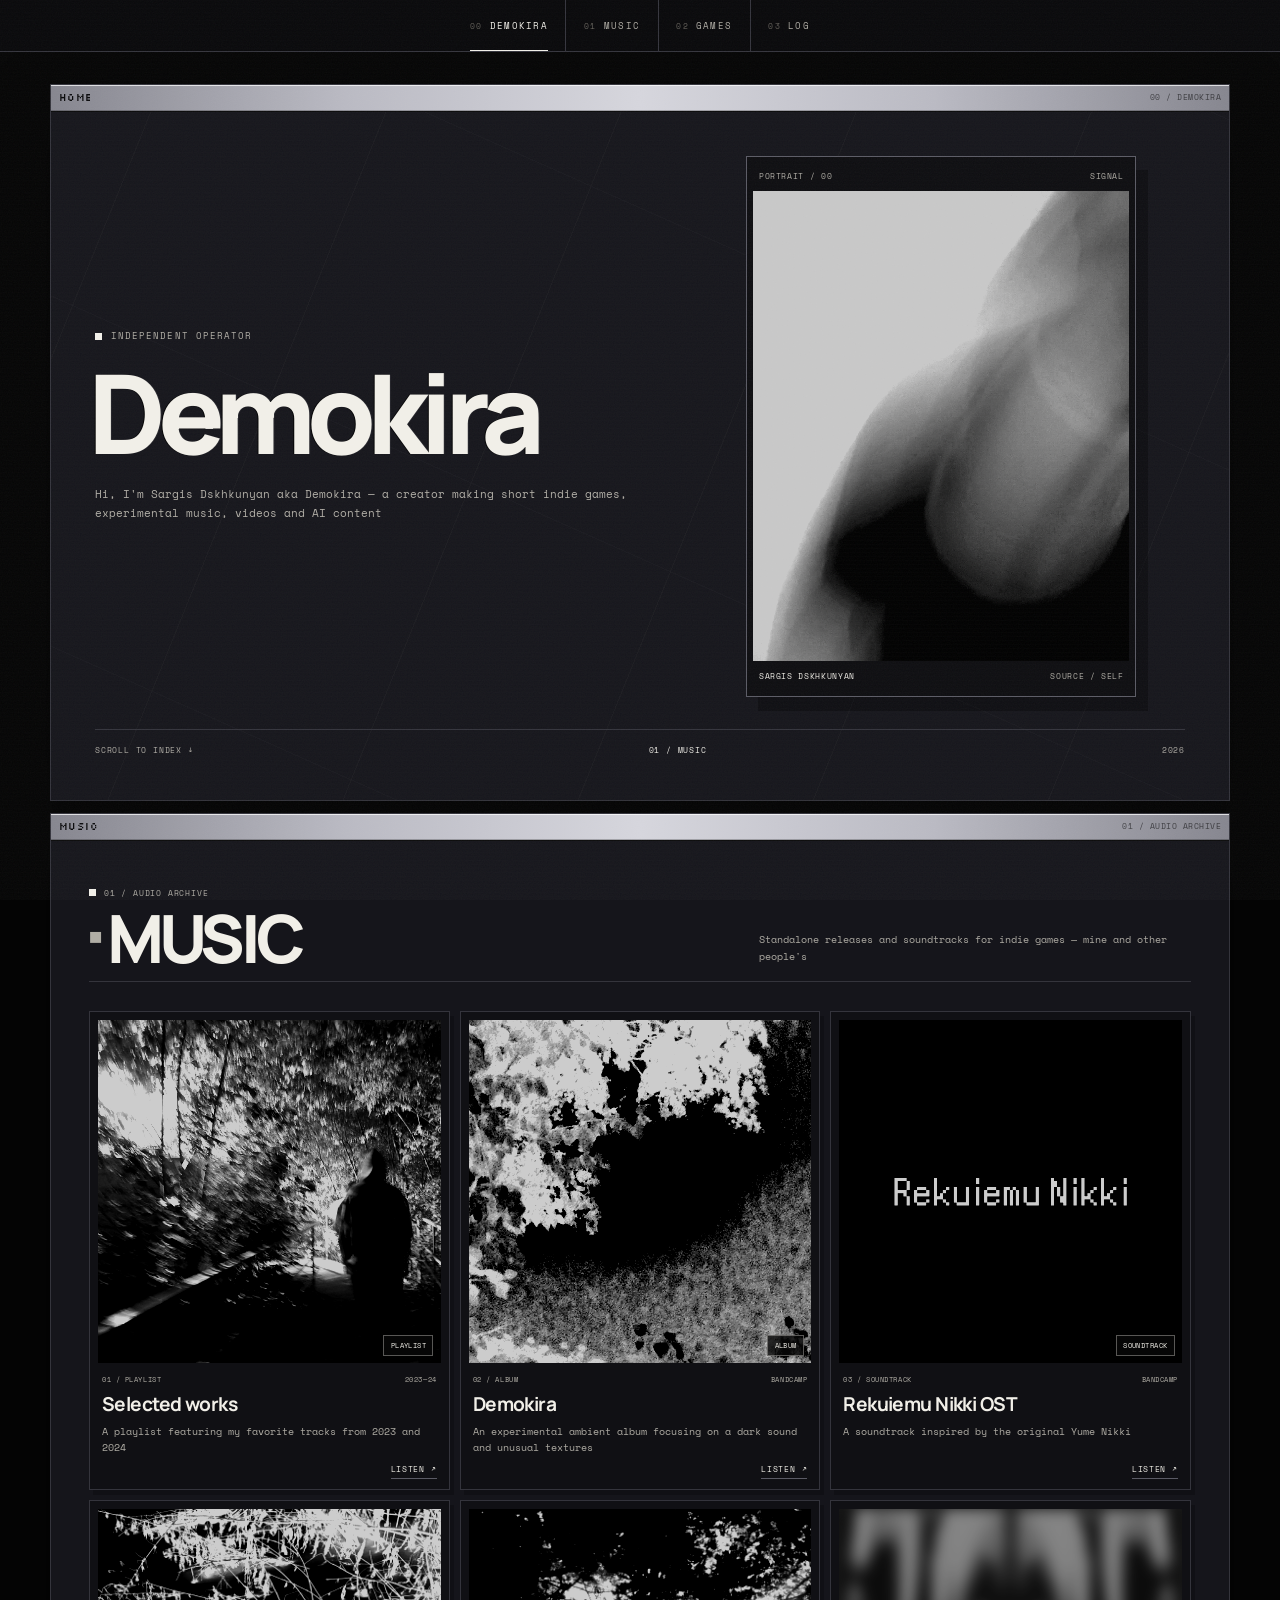
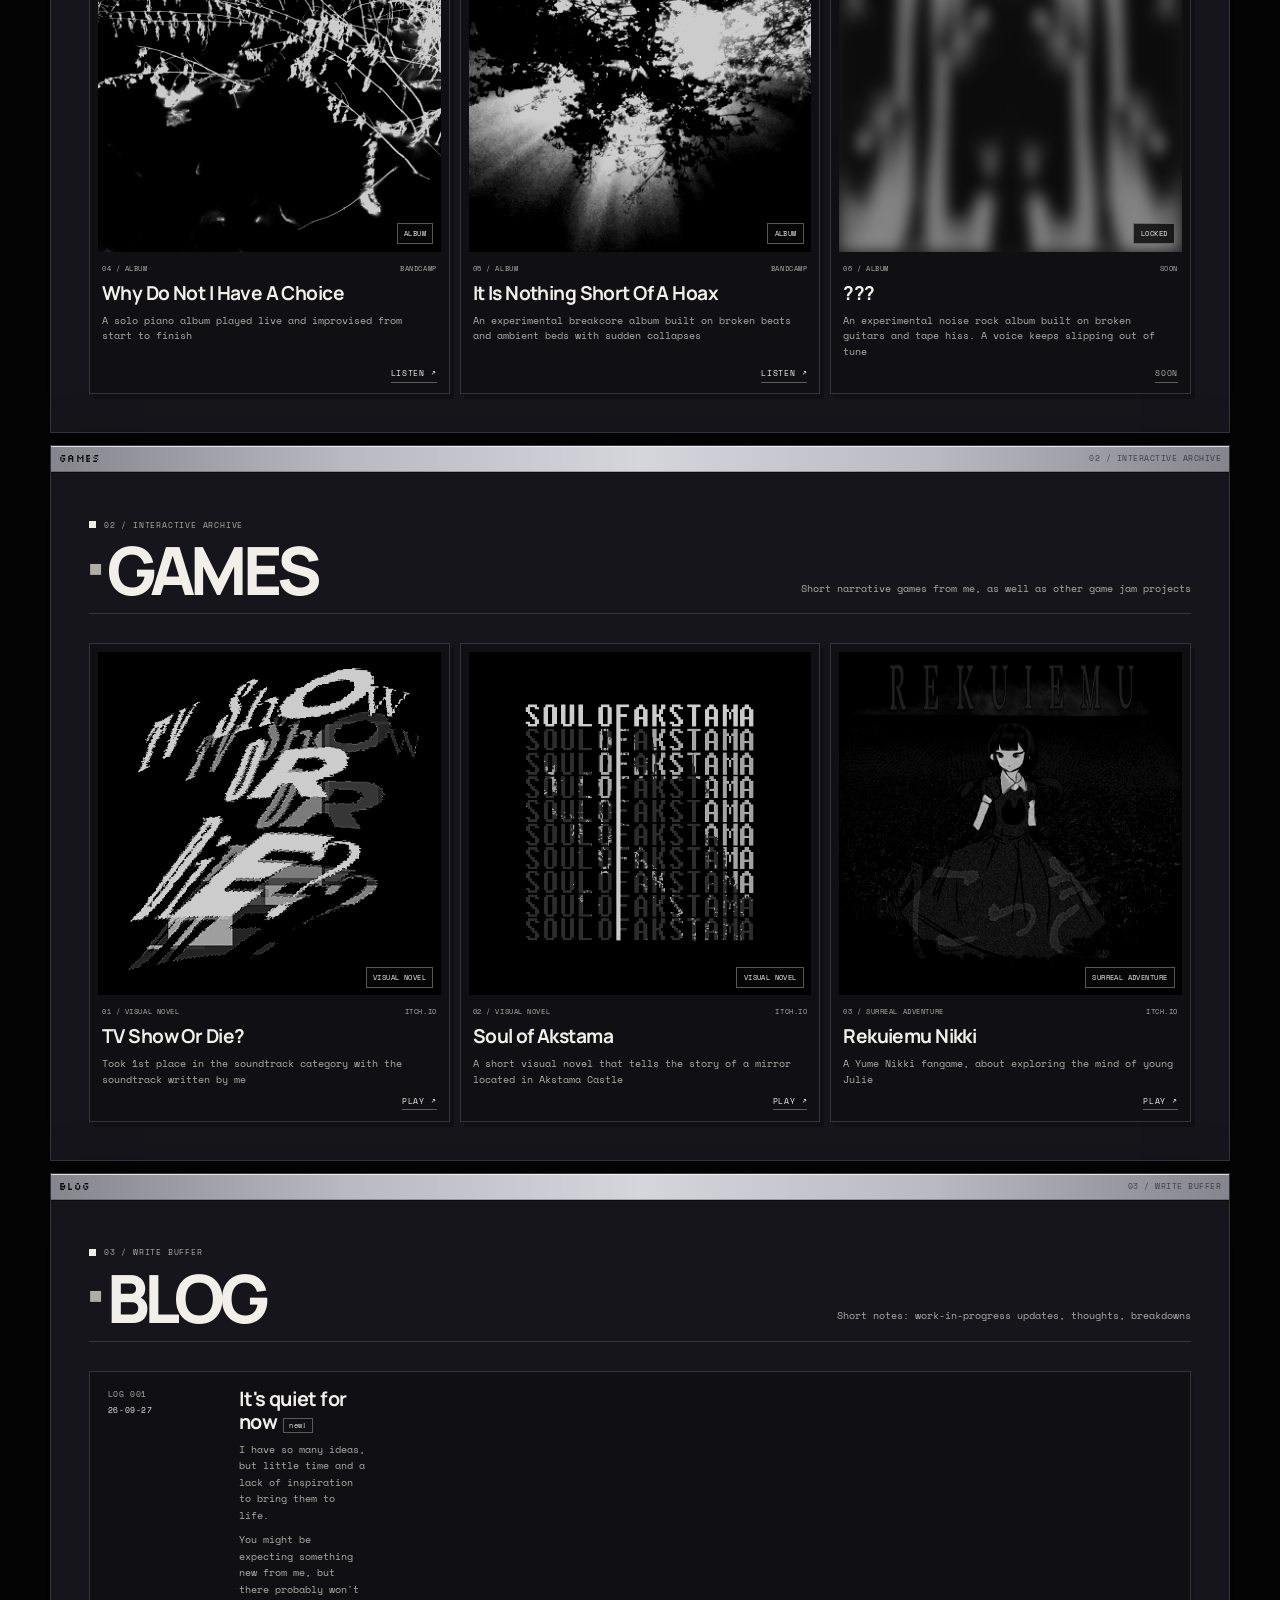
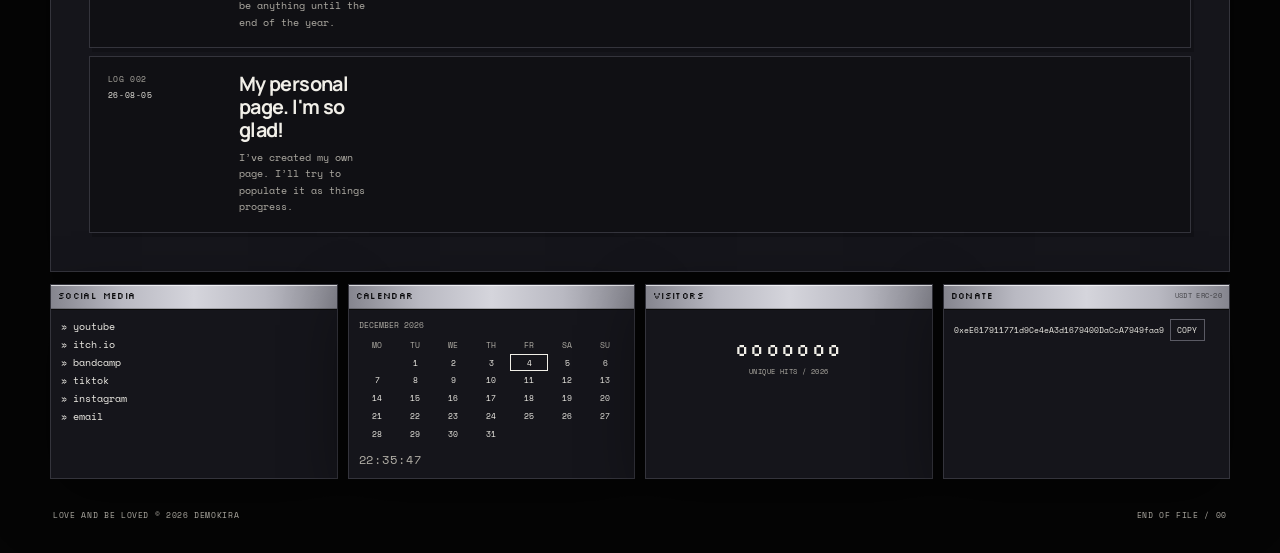
<file: concepts/y2k-windows.html>
<!doctype html>
<html lang="en">
<head>
<meta charset="utf-8">
<meta name="viewport" content="width=device-width, initial-scale=1">
<title>Demokira — Y2K minimal draft</title>
<style>
  @import url('https://fonts.googleapis.com/css2?family=Manrope:wght@400;500;600;700;800&family=Silkscreen:wght@400;700&family=Space+Mono:wght@400;700&display=swap');

  :root {
    --bg: #050505;
    --surface: #15151b;
    --surface-2: #1c1c24;
    --ink: #f1efe8;
    --muted: #b0ada5;
    --line: #34343c;
    --line-strong: #5a5a64;
    --chrome: linear-gradient(90deg, #85858e 0%, #b9b9c2 25%, #d5d5dc 50%, #b9b9c2 75%, #85858e 100%);
    --chrome-text: #08080a;
    --shadow: 0 20px 60px rgba(0, 0, 0, 0.45);
    --sans: "Manrope", "Helvetica Neue", Arial, sans-serif;
    --mono: "Space Mono", ui-monospace, "SFMono-Regular", monospace;
    --pix: "Silkscreen", "Courier New", monospace;
  }

  * { box-sizing: border-box; }
  html { scroll-behavior: smooth; background: var(--bg); }
  body {
    margin: 0;
    min-width: 320px;
    background: var(--bg);
    color: var(--ink);
    font-family: var(--sans);
    -webkit-font-smoothing: antialiased;
  }
  body::before {
    position: fixed;
    z-index: 998;
    inset: 0;
    content: "";
    background: repeating-linear-gradient(
      to bottom,
      rgba(255, 255, 255, 0.025) 0,
      rgba(255, 255, 255, 0.025) 1px,
      transparent 1px,
      transparent 4px
    );
    opacity: 0.35;
    pointer-events: none;
  }
  body::after {
    position: fixed;
    z-index: 999;
    inset: 0;
    content: "";
    background-image: url("data:image/svg+xml,%3Csvg xmlns='http://www.w3.org/2000/svg' width='180' height='180'%3E%3Cfilter id='n'%3E%3CfeTurbulence type='fractalNoise' baseFrequency='.82' numOctaves='3' stitchTiles='stitch'/%3E%3C/filter%3E%3Crect width='100%25' height='100%25' filter='url(%23n)' opacity='.55'/%3E%3C/svg%3E");
    opacity: 0.08;
    mix-blend-mode: screen;
    pointer-events: none;
  }
  a { color: inherit; text-decoration: none; }
  img { max-width: 100%; }
  ::selection { background: var(--ink); color: var(--bg); }
  .ambient { display: none; }

  .nav {
    position: fixed;
    z-index: 100;
    top: 0;
    left: 0;
    display: flex;
    justify-content: center;
    width: 100%;
    height: 52px;
    padding: 0;
    border: 0;
    border-bottom: 1px solid var(--line);
    border-radius: 0;
    background: #08080a;
    box-shadow: none;
    transform: none;
  }
  .nav a {
    display: inline-flex;
    align-items: center;
    gap: 0.45rem;
    height: 100%;
    padding: 0 1.1rem;
    border-left: 1px solid var(--line);
    border-radius: 0;
    color: var(--muted);
    background: none;
    box-shadow: none;
    font-family: var(--mono);
    font-size: 9px;
    font-weight: 400;
    letter-spacing: 0.14em;
    text-transform: uppercase;
    transition: color 160ms linear;
  }
  .nav a:first-child { border-left: 0; }
  .nav a span:first-child { color: #625f59; font-size: 8px; }
  .nav a:hover { color: var(--ink); }
  .nav a.is-active { position: relative; color: var(--ink); background: none; box-shadow: none; }
  .nav a.is-active::after {
    position: absolute;
    right: 1.1rem;
    bottom: 0;
    left: 1.1rem;
    height: 1px;
    content: "";
    background: var(--ink);
  }

  .shell {
    position: relative;
    z-index: 1;
    width: min(1180px, calc(100% - 32px));
    margin: 84px auto 24px;
  }

  /* window panels */
  .win {
    margin: 0 0 12px;
    border: 1px solid var(--line);
    background: var(--surface);
    box-shadow: var(--shadow);
  }
  .win__bar {
    display: flex;
    align-items: center;
    justify-content: space-between;
    gap: 1rem;
    min-height: 27px;
    padding: 4px 8px;
    border-bottom: 1px solid #0a0a0a;
    background: var(--chrome);
    color: var(--chrome-text);
    box-shadow: inset 0 1px 0 rgba(255, 255, 255, 0.72), inset 0 -1px 0 rgba(0, 0, 0, 0.24);
    font-family: var(--pix);
    font-size: 10px;
    letter-spacing: 0.04em;
    line-height: 1.2;
    text-transform: uppercase;
  }
  .win__bar span:last-child {
    color: rgba(8, 8, 10, 0.62);
    font-family: var(--mono);
    font-size: 8px;
    letter-spacing: 0.06em;
  }

  /* hero */
  .hero {
    position: relative;
    display: grid;
    grid-template-columns: minmax(0, 1.05fr) minmax(0, 0.95fr);
    gap: 2rem clamp(2rem, 5vw, 5rem);
    min-height: 610px;
    padding: clamp(28px, 4vw, 44px);
    overflow: hidden;
    background: var(--surface);
  }
  .hero::after {
    position: absolute;
    z-index: 0;
    inset: 0;
    content: "";
    background:
      repeating-linear-gradient(112deg, transparent 0 92px, rgba(255, 255, 255, 0.022) 92px 93px, transparent 93px 218px),
      repeating-linear-gradient(24deg, transparent 0 140px, rgba(255, 255, 255, 0.014) 140px 141px, transparent 141px 320px);
    mix-blend-mode: screen;
    pointer-events: none;
  }
  .hero__copy {
    position: relative;
    z-index: 1;
    display: flex;
    flex-direction: column;
    justify-content: center;
    min-width: 0;
  }
  .eyebrow {
    display: inline-flex;
    align-items: center;
    align-self: flex-start;
    gap: 0.55rem;
    margin: 0 0 1.3rem;
    padding: 0;
    border: 0;
    color: var(--muted);
    font-family: var(--mono);
    font-size: 9px;
    letter-spacing: 0.12em;
    line-height: 1.4;
    text-transform: uppercase;
  }
  .eyebrow::before {
    width: 7px;
    height: 7px;
    content: "";
    background: var(--ink);
  }
  .hero h1 {
    margin: 0 0 0 -0.06em;
    color: var(--ink);
    font-size: clamp(4.2rem, 8.6vw, 8.6rem);
    font-weight: 800;
    line-height: 0.9;
    letter-spacing: -0.075em;
    text-shadow: 1px 0 rgba(255, 255, 255, 0.07), -1px 0 rgba(0, 0, 0, 0.9);
  }
  .hero__intro {
    max-width: 34rem;
    margin: 1.4rem 0 0;
    color: var(--muted);
    font-family: var(--mono);
    font-size: 11px;
    line-height: 1.75;
  }
  .hero__links {
    display: flex;
    flex-wrap: wrap;
    gap: 0;
    margin-top: 1.8rem;
    border-top: 1px solid var(--line);
  }
  .hero__links a {
    display: inline-flex;
    align-items: center;
    gap: 0.5rem;
    margin-right: 1.2rem;
    padding: 0.65rem 0;
    border: 0;
    border-bottom: 1px solid transparent;
    border-radius: 0;
    background: none;
    box-shadow: none;
    color: var(--ink);
    font-family: var(--mono);
    font-size: 9px;
    letter-spacing: 0.1em;
    text-transform: uppercase;
    transition: border-color 160ms linear;
  }
  .hero__links a span { color: var(--muted); font-size: 8px; }
  .hero__links a:hover { border-color: var(--ink); }

  .hero__visual {
    position: relative;
    z-index: 1;
    display: flex;
    align-items: center;
    justify-content: center;
    min-width: 0;
  }
  .orb { display: none; }
  .portrait-card {
    position: relative;
    width: min(100%, 390px);
    margin: 0;
    padding: 6px;
    border: 1px solid var(--line-strong);
    border-radius: 0;
    background: #0d0d10;
    box-shadow: 12px 14px 0 rgba(0, 0, 0, 0.32);
  }
  .portrait-card::before { display: none; }
  .portrait-card::after { display: none; }
  .portrait-card img {
    display: block;
    width: 100%;
    aspect-ratio: 4 / 5;
    border-radius: 0;
    object-fit: cover;
    object-position: 60% 38%;
    filter: grayscale(1) contrast(1.3) brightness(0.78);
    background: #171717;
  }
  .portrait-card__top,
  .portrait-card figcaption {
    display: flex;
    justify-content: space-between;
    gap: 1rem;
    padding: 0.5rem 0.35rem;
    color: var(--muted);
    font-family: var(--mono);
    font-size: 8px;
    letter-spacing: 0.08em;
    line-height: 1.4;
    text-transform: uppercase;
  }
  .portrait-card__top { padding-bottom: 0.55rem; }
  .portrait-card figcaption { padding-top: 0.6rem; }
  .portrait-card figcaption span:first-child { color: var(--ink); }

  .hero__foot {
    position: relative;
    z-index: 1;
    grid-column: 1 / -1;
    display: flex;
    justify-content: space-between;
    gap: 1rem;
    padding-top: 0.9rem;
    border-top: 1px solid var(--line);
    color: var(--muted);
    font-family: var(--mono);
    font-size: 8px;
    letter-spacing: 0.1em;
    text-transform: uppercase;
  }
  .hero__foot a { color: var(--ink); }

  /* section body inside window */
  .section {
    padding: clamp(24px, 3.5vw, 38px);
    background: var(--surface);
    scroll-margin-top: 68px;
  }
  .section__head {
    display: flex;
    align-items: flex-end;
    justify-content: space-between;
    gap: 2rem;
    margin-bottom: 1.8rem;
    padding-bottom: 0.8rem;
    border-bottom: 1px solid var(--line);
  }
  .section__kicker {
    display: inline-flex;
    align-items: center;
    gap: 0.5rem;
    margin: 0 0 0.55rem;
    color: var(--muted);
    font-family: var(--mono);
    font-size: 8px;
    letter-spacing: 0.1em;
    text-transform: uppercase;
  }
  .section__kicker::before {
    width: 7px;
    height: 7px;
    content: "";
    background: var(--ink);
  }
  .section h2 {
    display: flex;
    align-items: center;
    gap: 0.55rem;
    margin: 0;
    color: var(--ink);
    font-family: var(--sans);
    font-size: clamp(2.6rem, 5.2vw, 5rem);
    font-weight: 800;
    line-height: 0.92;
    letter-spacing: -0.07em;
    text-transform: uppercase;
  }
  .section h2::before {
    content: "■";
    color: var(--muted);
    font-family: var(--pix);
    font-size: 0.34em;
    line-height: 1;
    transform: translateY(-0.1em);
  }
  .section__lede {
    max-width: 27rem;
    margin: 0 0 0.25rem;
    color: var(--muted);
    font-family: var(--mono);
    font-size: 10px;
    line-height: 1.7;
  }

  /* cards */
  .cards {
    display: grid;
    grid-template-columns: repeat(3, minmax(0, 1fr));
    gap: 10px;
  }
  .card {
    display: flex;
    flex-direction: column;
    min-width: 0;
    padding: 8px;
    border: 1px solid var(--line);
    border-radius: 0;
    background: #101014;
    box-shadow: 4px 5px 0 rgba(0, 0, 0, 0.24);
    transition: background 180ms linear, border-color 180ms linear, color 180ms linear, transform 180ms ease;
  }
  .card:hover {
    border-color: #d5d5dc;
    background: #d5d5dc;
    color: #08080a;
    transform: translateY(-2px);
  }
  .card__art {
    position: relative;
    overflow: hidden;
    border-radius: 0;
    background: #191919;
  }
  .card__art img {
    display: block;
    width: 100%;
    aspect-ratio: 1;
    object-fit: cover;
    filter: grayscale(1) contrast(1.3) brightness(0.8);
    transition: filter 180ms linear;
  }
  .card:hover .card__art img { filter: grayscale(1) contrast(1.4) brightness(0.95); }
  .card__art img.center { object-position: 60% 50%; }
  .card__tag {
    position: absolute;
    right: 0.45rem;
    bottom: 0.45rem;
    padding: 0.25rem 0.4rem;
    border: 1px solid rgba(240, 238, 231, 0.35);
    border-radius: 0;
    color: var(--ink);
    background: rgba(8, 8, 8, 0.82);
    box-shadow: none;
    font-family: var(--mono);
    font-size: 7px;
    letter-spacing: 0.06em;
    text-transform: uppercase;
  }
  .card--soon .card__art img {
    filter: grayscale(1) contrast(0.9) brightness(0.7) blur(7px);
    opacity: 0.8;
  }
  .card__body {
    display: flex;
    flex: 1;
    flex-direction: column;
    padding: 0.75rem 0.25rem 0.15rem;
  }
  .card__meta {
    display: flex;
    justify-content: space-between;
    gap: 0.7rem;
    color: var(--muted);
    font-family: var(--mono);
    font-size: 7px;
    letter-spacing: 0.08em;
    line-height: 1.5;
    text-transform: uppercase;
  }
  .card h3 {
    margin: 0.55rem 0 0;
    color: var(--ink);
    font-size: clamp(1.2rem, 1.45vw, 1.45rem);
    font-weight: 700;
    line-height: 1.1;
    letter-spacing: -0.03em;
  }
  .card__desc {
    margin: 0.55rem 0 0;
    color: var(--muted);
    font-family: var(--mono);
    font-size: 10px;
    line-height: 1.55;
  }
  .card__link {
    display: inline-flex;
    align-self: flex-end;
    align-items: center;
    gap: 0.4rem;
    margin-top: auto;
    padding: 0.55rem 0 0.15rem;
    border: 0;
    border-bottom: 1px solid var(--line-strong);
    border-radius: 0;
    color: var(--ink);
    background: none;
    box-shadow: none;
    font-family: var(--mono);
    font-size: 8px;
    letter-spacing: 0.08em;
    line-height: 1.4;
    text-transform: uppercase;
    transition: border-color 160ms linear, color 160ms linear;
  }
  .card__link span { transition: transform 160ms ease; }
  .card__link:hover { border-color: currentColor; }
  .card__link:hover span { transform: translate(2px, -2px); }
  .card__soon { color: var(--muted); pointer-events: none; }
  .card:hover .card__meta,
  .card:hover .card__desc,
  .card:hover .card__tag { color: #3c3c42; }
  .card:hover .card__tag { border-color: #5a5a64; background: rgba(213, 213, 220, 0.9); color: #08080a; }
  .card:hover .card__link { color: #08080a; border-color: #08080a; }
  .card:hover h3 { color: #08080a; }

  /* log */
  .log-list { display: grid; gap: 8px; }
  .log-card {
    display: grid;
    grid-template-columns: 7rem 8rem minmax(0, 1fr);
    gap: 1.2rem;
    align-items: start;
    padding: 1rem 1.1rem;
    border: 1px solid var(--line);
    border-radius: 0;
    background: #101014;
    box-shadow: 3px 4px 0 rgba(0, 0, 0, 0.2);
  }
  .log-card__meta {
    display: grid;
    gap: 0.25rem;
    color: var(--muted);
    font-family: var(--mono);
    font-size: 8px;
    letter-spacing: 0.08em;
    line-height: 1.5;
    text-transform: uppercase;
  }
  .log-card time { color: var(--ink); }
  .log-card h3 {
    margin: 0;
    color: var(--ink);
    font-size: clamp(1.2rem, 1.55vw, 1.5rem);
    font-weight: 700;
    line-height: 1.15;
    letter-spacing: -0.03em;
  }
  .log-card p {
    max-width: 48rem;
    margin: 0.5rem 0 0;
    color: var(--muted);
    font-family: var(--mono);
    font-size: 10px;
    line-height: 1.65;
  }
  .badge {
    display: inline-block;
    margin-left: 0.4rem;
    padding: 0.15rem 0.3rem;
    border: 1px solid var(--line-strong);
    border-radius: 0;
    color: var(--ink);
    background: transparent;
    font-family: var(--mono);
    font-size: 7px;
    font-weight: 400;
    letter-spacing: 0.06em;
    vertical-align: 0.16em;
  }

  /* widgets */
  .widgets {
    display: grid;
    grid-template-columns: repeat(4, minmax(0, 1fr));
    gap: 10px;
    margin-bottom: 12px;
  }
  .box {
    border: 1px solid var(--line);
    background: var(--surface);
    box-shadow: var(--shadow);
  }
  .box__bar {
    display: flex;
    align-items: center;
    justify-content: space-between;
    gap: 0.5rem;
    min-height: 25px;
    padding: 3px 7px;
    border-bottom: 1px solid #0a0a0a;
    background: var(--chrome);
    color: var(--chrome-text);
    box-shadow: inset 0 1px 0 rgba(255, 255, 255, 0.7), inset 0 -1px 0 rgba(0, 0, 0, 0.22);
    font-family: var(--pix);
    font-size: 9px;
    letter-spacing: 0.04em;
    line-height: 1.2;
    text-transform: uppercase;
  }
  .box__bar-note {
    color: rgba(8, 8, 10, 0.6);
    font-family: var(--mono);
    font-size: 7px;
    letter-spacing: 0.04em;
    text-transform: none;
  }
  .box__body { padding: 9px 10px 10px; }
  .sns-list {
    display: grid;
    gap: 0.2rem;
    margin: 0;
    padding: 0;
    list-style: none;
    font-family: var(--mono);
    font-size: 10px;
    line-height: 1.5;
  }
  .sns-list a:hover { text-decoration: underline; }
  .cal-month { margin: 0 0 0.4rem; color: var(--muted); font-family: var(--mono); font-size: 8px; text-transform: uppercase; }
  .cal-grid { width: 100%; border-collapse: collapse; table-layout: fixed; font-family: var(--mono); font-size: 8px; text-align: center; }
  .cal-grid th { padding: 0.15rem 0; color: var(--muted); font-weight: 400; text-transform: uppercase; }
  .cal-grid td { padding: 0.18rem 0; color: var(--ink); }
  .cal-grid td.is-today { outline: 1px solid var(--ink); outline-offset: -1px; }
  .clock { margin: 0.55rem 0 0; color: var(--muted); font-family: var(--mono); font-size: 12px; letter-spacing: 0.08em; }
  .visitor-count { color: var(--ink); font-family: var(--pix); font-size: 18px; letter-spacing: 0.08em; }
  .visitor-body { display: flex; min-height: 96px; flex-direction: column; align-items: center; justify-content: center; gap: 0.35rem; text-align: center; }
  .visitor-note { color: var(--muted); font-family: var(--mono); font-size: 7px; letter-spacing: 0.06em; text-transform: uppercase; }
  .wallet { display: flex; flex-wrap: wrap; align-items: center; gap: 0.4rem; color: var(--muted); font-family: var(--mono); font-size: 8px; line-height: 1.5; }
  .wallet code { max-width: 100%; color: var(--ink); font-family: var(--mono); font-size: 8px; word-break: break-all; }
  .wallet-key {
    padding: 0.25rem 0.4rem;
    border: 1px solid var(--line-strong);
    border-radius: 0;
    color: var(--ink);
    background: none;
    font-family: var(--mono);
    font-size: 8px;
    text-transform: uppercase;
    cursor: pointer;
  }
  .wallet-key:hover { background: var(--ink); color: var(--bg); }

  .site-footer {
    display: flex;
    justify-content: space-between;
    gap: 1rem;
    padding: 0.6rem 0.2rem 0;
    color: var(--muted);
    font-family: var(--mono);
    font-size: 8px;
    letter-spacing: 0.08em;
    text-transform: uppercase;
  }

  @media (max-width: 980px) {
    .hero { grid-template-columns: 1fr; min-height: 0; }
    .hero__visual { padding: 0.5rem 0 0; }
    .portrait-card { width: min(100%, 360px); }
    .cards { grid-template-columns: repeat(2, minmax(0, 1fr)); }
    .widgets { grid-template-columns: repeat(2, minmax(0, 1fr)); }
  }

  @media (max-width: 680px) {
    .nav { height: 48px; }
    .nav a { flex: 1; justify-content: center; padding: 0 0.3rem; font-size: 8px; letter-spacing: 0.05em; }
    .nav a span:first-child { display: none; }
    .nav a.is-active::after { right: 0.35rem; left: 0.35rem; }
    .shell { width: calc(100% - 16px); margin-top: 64px; }
    .win__bar { min-height: 24px; font-size: 9px; }
    .win__bar span:last-child { font-size: 7px; }
    .hero { padding: 20px 16px 18px; }
    .hero h1 { font-size: clamp(3.2rem, 17vw, 5.4rem); }
    .hero__intro { font-size: 10px; }
    .hero__links a { margin-right: 1rem; padding: 0.55rem 0; font-size: 8px; }
    .hero__foot { font-size: 7px; }
    .hero__foot span:nth-child(2) { display: none; }
    .section { padding: 20px 16px 22px; }
    .section__head { display: block; margin-bottom: 1.3rem; }
    .section h2 { font-size: clamp(2.6rem, 14vw, 4rem); }
    .section__lede { margin-top: 0.8rem; }
    .cards { grid-template-columns: 1fr; gap: 8px; }
    .card { padding: 7px; }
    .log-card { grid-template-columns: 1fr; gap: 0.4rem; padding: 0.9rem; }
    .log-card__meta { display: flex; justify-content: space-between; }
    .widgets { grid-template-columns: 1fr; gap: 8px; }
    .site-footer { flex-direction: column; gap: 0.3rem; }
  }

  @media (prefers-reduced-motion: reduce) {
    html { scroll-behavior: auto; }
    .card, .card__art img, .hero__links a, .card__link { transition: none; }
  }

</style>
</head>
<body>
<div class="ambient ambient--one" aria-hidden="true"></div>
<div class="ambient ambient--two" aria-hidden="true"></div>

<header class="nav">
  <a class="is-active" href="#top"><span>00</span><span>demokira</span></a>
  <a href="#music"><span>01</span><span>music</span></a>
  <a href="#games"><span>02</span><span>games</span></a>
  <a href="#log"><span>03</span><span>log</span></a>
</header>

<div class="shell">
<main>
  <section class="win win--hero" id="top" aria-labelledby="site-title">
    <div class="win__bar"><span>Home</span><span>00 / demokira</span></div>
    <div class="hero">
    <div class="hero__copy">
      <p class="eyebrow">independent operator</p>
      <h1 id="site-title">Demokira</h1>
      <p class="hero__intro">Hi, I'm Sargis Dskhkunyan aka Demokira — a creator making short indie games, experimental music, videos and AI content</p>
    </div>

    <div class="hero__visual">
      <span class="orb" aria-hidden="true"></span>
      <figure class="portrait-card">
        <div class="portrait-card__top"><span>portrait / 00</span><span>signal</span></div>
        <img src="../assets/artist.jpg" alt="Sargis Dskhkunyan, Demokira">
        <figcaption><span>Sargis Dskhkunyan</span><span>source / self</span></figcaption>
      </figure>
    </div>

    <div class="hero__foot">
      <span>scroll to index ↓</span>
      <a href="#music">01 / music</a>
      <span>2026</span>
    </div>
    </div>
  </section>

  <section class="win" id="music" aria-labelledby="music-heading">
    <div class="win__bar"><span>Music</span><span>01 / audio archive</span></div>
    <div class="section">
    <div class="section__head">
      <div>
        <p class="section__kicker">01 / audio archive</p>
        <h2 id="music-heading">Music</h2>
      </div>
      <p class="section__lede">Standalone releases and soundtracks for indie games — mine and other people's</p>
    </div>

    <div class="cards">
      <article class="card">
        <div class="card__art">
          <img src="../assets/covers/best-of.jpg" alt="Selected works cover artwork">
          <span class="card__tag">playlist</span>
        </div>
        <div class="card__body">
          <div class="card__meta"><span>01 / playlist</span><span>2023—24</span></div>
          <h3>Selected works</h3>
          <p class="card__desc">A playlist featuring my favorite tracks from 2023 and 2024</p>
          <a class="card__link" href="https://demokira.bandcamp.com/album/the-best-of-demokira-23-24" target="_blank" rel="noopener noreferrer">listen <span aria-hidden="true">↗</span></a>
        </div>
      </article>

      <article class="card">
        <div class="card__art">
          <img src="../assets/covers/demokira.jpg" alt="Demokira cover artwork">
          <span class="card__tag">album</span>
        </div>
        <div class="card__body">
          <div class="card__meta"><span>02 / album</span><span>bandcamp</span></div>
          <h3>Demokira</h3>
          <p class="card__desc">An experimental ambient album focusing on a dark sound and unusual textures</p>
          <a class="card__link" href="https://demokira.bandcamp.com/album/demokira" target="_blank" rel="noopener noreferrer">listen <span aria-hidden="true">↗</span></a>
        </div>
      </article>

      <article class="card">
        <div class="card__art">
          <img class="center" src="../assets/covers/rekuiemu-ost.jpg" alt="Rekuiemu Nikki OST cover artwork">
          <span class="card__tag">soundtrack</span>
        </div>
        <div class="card__body">
          <div class="card__meta"><span>03 / soundtrack</span><span>bandcamp</span></div>
          <h3>Rekuiemu Nikki OST</h3>
          <p class="card__desc">A soundtrack inspired by the original Yume Nikki</p>
          <a class="card__link" href="https://demokira.bandcamp.com/album/rekuiemu-nikki-demo-ost" target="_blank" rel="noopener noreferrer">listen <span aria-hidden="true">↗</span></a>
        </div>
      </article>

      <article class="card">
        <div class="card__art">
          <img src="../assets/covers/choice.jpg" alt="Why Do Not I Have A Choice cover artwork">
          <span class="card__tag">album</span>
        </div>
        <div class="card__body">
          <div class="card__meta"><span>04 / album</span><span>bandcamp</span></div>
          <h3>Why Do Not I Have A Choice</h3>
          <p class="card__desc">A solo piano album played live and improvised from start to finish</p>
          <a class="card__link" href="https://demokira.bandcamp.com/album/why-do-not-i-have-a-choice" target="_blank" rel="noopener noreferrer">listen <span aria-hidden="true">↗</span></a>
        </div>
      </article>

      <article class="card">
        <div class="card__art">
          <img src="../assets/covers/hoax.jpg" alt="It Is Nothing Short Of A Hoax cover artwork">
          <span class="card__tag">album</span>
        </div>
        <div class="card__body">
          <div class="card__meta"><span>05 / album</span><span>bandcamp</span></div>
          <h3>It Is Nothing Short Of A Hoax</h3>
          <p class="card__desc">An experimental breakcore album built on broken beats and ambient beds with sudden collapses</p>
          <a class="card__link" href="https://demokira.bandcamp.com/album/it-is-nothing-short-of-a-hoax" target="_blank" rel="noopener noreferrer">listen <span aria-hidden="true">↗</span></a>
        </div>
      </article>

      <article class="card card--soon">
        <div class="card__art">
          <img src="../assets/covers/upcoming.jpg" alt="??? cover artwork">
          <span class="card__tag">locked</span>
        </div>
        <div class="card__body">
          <div class="card__meta"><span>06 / album</span><span>soon</span></div>
          <h3>???</h3>
          <p class="card__desc">An experimental noise rock album built on broken guitars and tape hiss. A voice keeps slipping out of tune</p>
          <span class="card__link card__soon">soon</span>
        </div>
      </article>
    </div>
  </div>
  </section>

  <section class="win" id="games" aria-labelledby="games-heading">
    <div class="win__bar"><span>Games</span><span>02 / interactive archive</span></div>
    <div class="section">
    <div class="section__head">
      <div>
        <p class="section__kicker">02 / interactive archive</p>
        <h2 id="games-heading">Games</h2>
      </div>
      <p class="section__lede">Short narrative games from me, as well as other game jam projects</p>
    </div>

    <div class="cards">
      <article class="card">
        <div class="card__art">
          <img src="../assets/covers/tv-show.jpg" alt="TV Show Or Die? cover artwork">
          <span class="card__tag">visual novel</span>
        </div>
        <div class="card__body">
          <div class="card__meta"><span>01 / visual novel</span><span>itch.io</span></div>
          <h3>TV Show Or Die?</h3>
          <p class="card__desc">Took 1st place in the soundtrack category with the soundtrack written by me</p>
          <a class="card__link" href="https://demokira.itch.io/tv-show-or-die" target="_blank" rel="noopener noreferrer">play <span aria-hidden="true">↗</span></a>
        </div>
      </article>

      <article class="card">
        <div class="card__art">
          <img src="../assets/covers/soul-of-akstama.jpg" alt="Soul of Akstama cover artwork">
          <span class="card__tag">visual novel</span>
        </div>
        <div class="card__body">
          <div class="card__meta"><span>02 / visual novel</span><span>itch.io</span></div>
          <h3>Soul of Akstama</h3>
          <p class="card__desc">A short visual novel that tells the story of a mirror located in Akstama Castle</p>
          <a class="card__link" href="https://demokira.itch.io/soul-of-akstama" target="_blank" rel="noopener noreferrer">play <span aria-hidden="true">↗</span></a>
        </div>
      </article>

      <article class="card">
        <div class="card__art">
          <img class="center" src="../assets/covers/rekuiemu-nikki.jpg" alt="Rekuiemu Nikki cover artwork">
          <span class="card__tag">surreal adventure</span>
        </div>
        <div class="card__body">
          <div class="card__meta"><span>03 / surreal adventure</span><span>itch.io</span></div>
          <h3>Rekuiemu Nikki</h3>
          <p class="card__desc">A Yume Nikki fangame, about exploring the mind of young Julie</p>
          <a class="card__link" href="https://eklsn.itch.io/reknikki" target="_blank" rel="noopener noreferrer">play <span aria-hidden="true">↗</span></a>
        </div>
      </article>
    </div>
  </div>
  </section>

  <section class="win" id="log" aria-labelledby="log-heading">
    <div class="win__bar"><span>Blog</span><span>03 / write buffer</span></div>
    <div class="section">
    <div class="section__head">
      <div>
        <p class="section__kicker">03 / write buffer</p>
        <h2 id="log-heading">Blog</h2>
      </div>
      <p class="section__lede">Short notes: work-in-progress updates, thoughts, breakdowns</p>
    </div>

    <div class="log-list">
      <article class="log-card">
        <div class="log-card__meta"><span>log 001</span><time datetime="2026-09-27">26-09-27</time></div>
        <div>
          <h3>It's quiet for now<span class="badge">new!</span></h3>
          <p>I have so many ideas, but little time and a lack of inspiration to bring them to life.</p>
          <p>You might be expecting something new from me, but there probably won't be anything until the end of the year.</p>
        </div>
      </article>
      <article class="log-card">
        <div class="log-card__meta"><span>log 002</span><time datetime="2026-08-05">26-08-05</time></div>
        <div>
          <h3>My personal page. I'm so glad!</h3>
          <p>I’ve created my own page. I’ll try to populate it as things progress.</p>
        </div>
      </article>
    </div>
  </div>
  </section>
</main>

<section class="widgets" aria-label="Site widgets">
  <div class="box">
    <div class="box__bar">Social Media</div>
    <div class="box__body">
      <ul class="sns-list">
        <li><a href="https://www.youtube.com/@demokira" target="_blank" rel="noopener noreferrer">» youtube</a></li>
        <li><a href="https://demokira.itch.io" target="_blank" rel="noopener noreferrer">» itch.io</a></li>
        <li><a href="https://demokira.bandcamp.com" target="_blank" rel="noopener noreferrer">» bandcamp</a></li>
        <li><a href="https://www.tiktok.com/@demokira_?_r=1&amp;_t=ZS-98bt2Kt1skm" target="_blank" rel="noopener noreferrer">» tiktok</a></li>
        <li><a href="https://www.instagram.com/srgsdshkhnn" target="_blank" rel="noopener noreferrer">» instagram</a></li>
        <li><a href="mailto:sargis.dshkhunyan@gmail.com">» email</a></li>
      </ul>
    </div>
  </div>
  <div class="box">
    <div class="box__bar">Calendar</div>
    <div class="box__body">
      <p class="cal-month" id="cal-month"></p>
      <table class="cal-grid">
        <thead><tr><th>mo</th><th>tu</th><th>we</th><th>th</th><th>fr</th><th>sa</th><th>su</th></tr></thead>
        <tbody id="cal-days"></tbody>
      </table>
      <p class="clock" id="clock">--:--:--</p>
    </div>
  </div>
  <div class="box">
    <div class="box__bar">Visitors</div>
    <div class="box__body visitor-body"><span class="visitor-count">0000000</span><span class="visitor-note">unique hits / 2026</span></div>
  </div>
  <div class="box">
    <div class="box__bar">Donate <span class="box__bar-note">USDT ERC-20</span></div>
    <div class="box__body">
      <div class="wallet">
        <code class="wallet-value">0xeE617911771d9Ce4eA3d1679400DaCcA7949faa9</code>
        <button class="wallet-key" type="button">copy</button>
      </div>
    </div>
  </div>
</section>

<footer class="site-footer">
  <p>love and be loved © 2026 demokira</p>
  <p>end of file / 00</p>
</footer>
</div>

<script>
  var calMonth = document.getElementById("cal-month");
  var calDays = document.getElementById("cal-days");
  if (calMonth && calDays) {
    var now = new Date();
    var year = now.getFullYear();
    var month = now.getMonth();
    var monthName = now.toLocaleString("en", { month: "long" });
    calMonth.textContent = monthName + " " + year;
    var first = new Date(year, month, 1);
    var offset = (first.getDay() + 6) % 7;
    var total = new Date(year, month + 1, 0).getDate();
    var cells = [];
    for (var i = 0; i < offset; i += 1) cells.push("<td></td>");
    for (var day = 1; day <= total; day += 1) {
      var today = day === now.getDate() ? ' class="is-today"' : "";
      cells.push("<td" + today + ">" + day + "</td>");
    }
    while (cells.length % 7 !== 0) cells.push("<td></td>");
    var rows = [];
    for (var j = 0; j < cells.length; j += 7) rows.push("<tr>" + cells.slice(j, j + 7).join("") + "</tr>");
    calDays.innerHTML = rows.join("");
  }
  var clock = document.getElementById("clock");
  if (clock) {
    var tick = function () {
      var d = new Date();
      clock.textContent = [d.getHours(), d.getMinutes(), d.getSeconds()].map(function (n) {
        return String(n).padStart(2, "0");
      }).join(":");
    };
    tick();
    window.setInterval(tick, 1000);
  }

  document.querySelectorAll(".wallet-key").forEach(function (button) {
    button.addEventListener("click", function () {
      var value = document.querySelector(".wallet-value").textContent.trim();
      if (navigator.clipboard) navigator.clipboard.writeText(value);
      button.textContent = "copied";
      window.setTimeout(function () { button.textContent = "copy"; }, 1400);
    });
  });

  var navLinks = Array.prototype.slice.call(document.querySelectorAll(".nav a"));
  var sections = ["top", "music", "games", "log"].map(function (id) {
    return document.getElementById(id);
  }).filter(Boolean);
  if ("IntersectionObserver" in window && sections.length) {
    var spy = new IntersectionObserver(function (entries) {
      entries.forEach(function (entry) {
        if (!entry.isIntersecting) return;
        navLinks.forEach(function (link) {
          link.classList.toggle("is-active", link.getAttribute("href") === "#" + entry.target.id);
        });
      });
    }, { rootMargin: "-45% 0px -50% 0px", threshold: 0 });
    sections.forEach(function (section) { spy.observe(section); });
  }
</script>
</body>
</html>
</file>
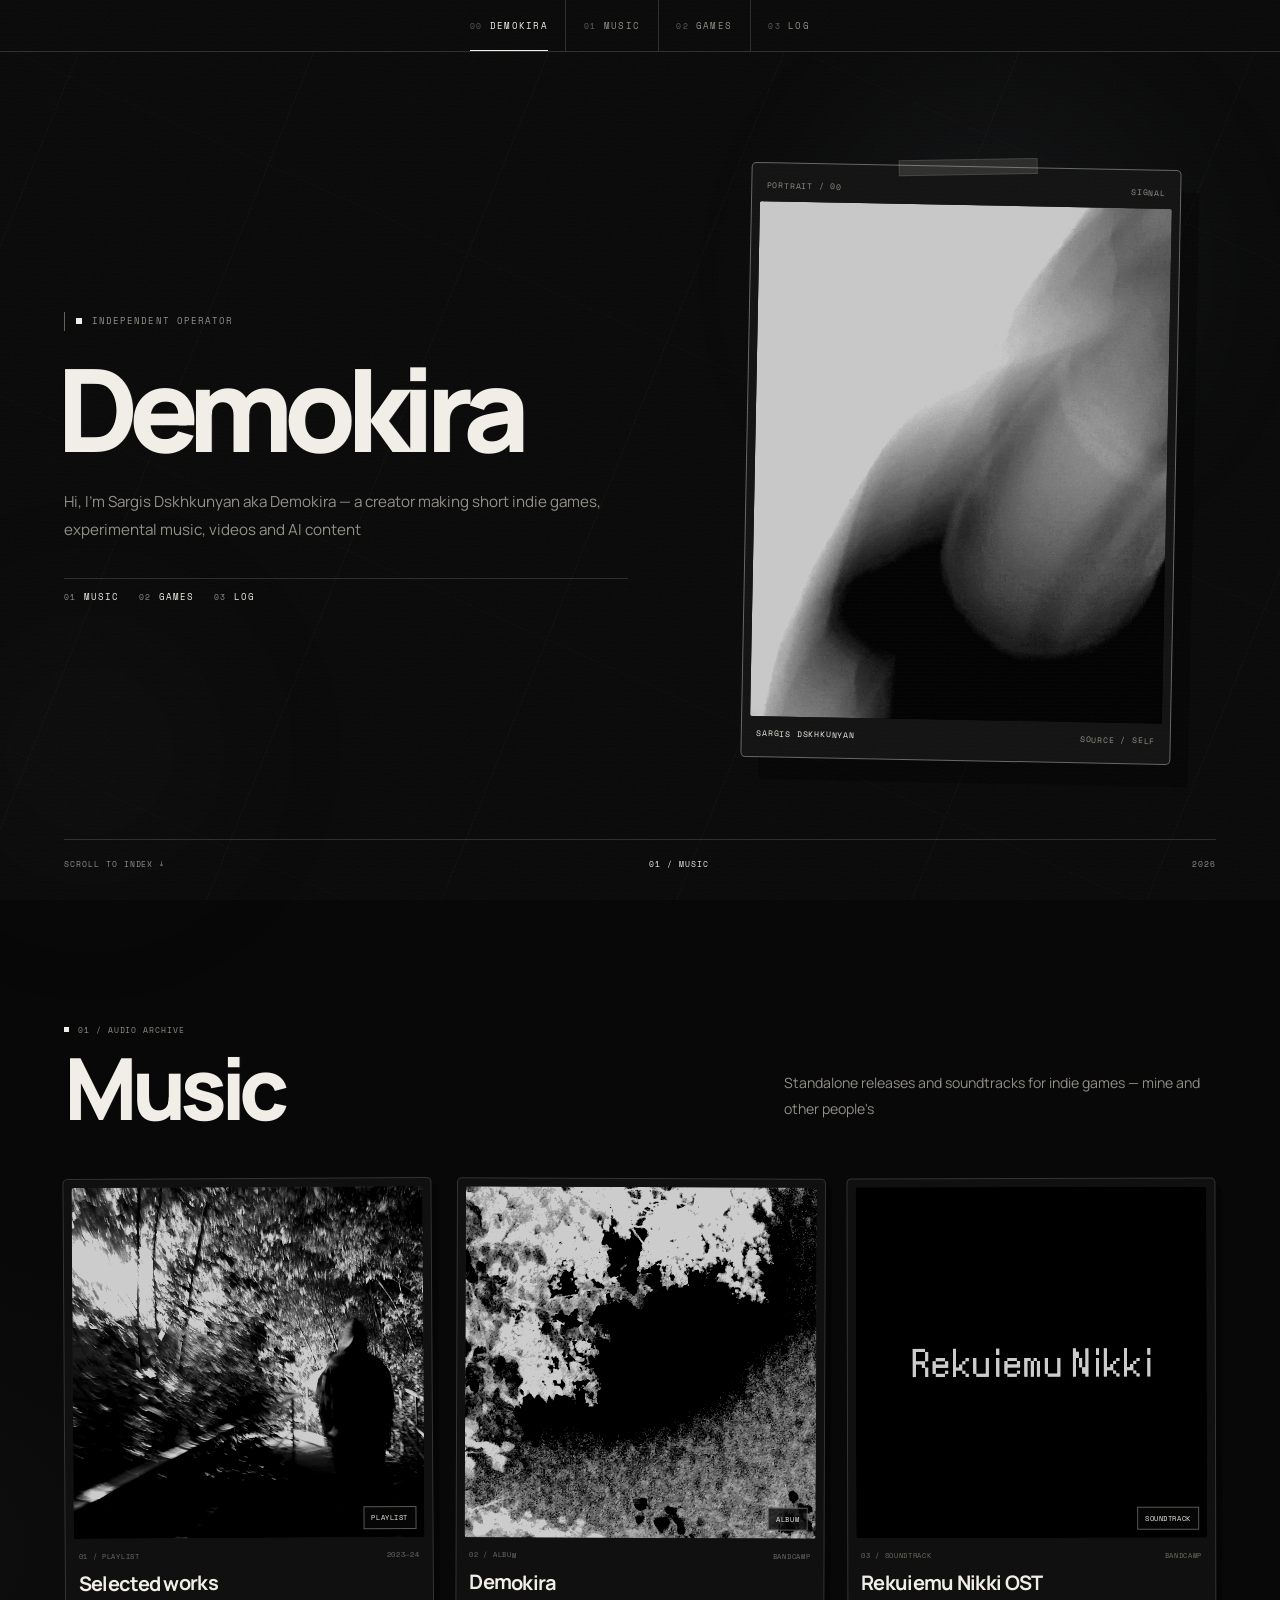
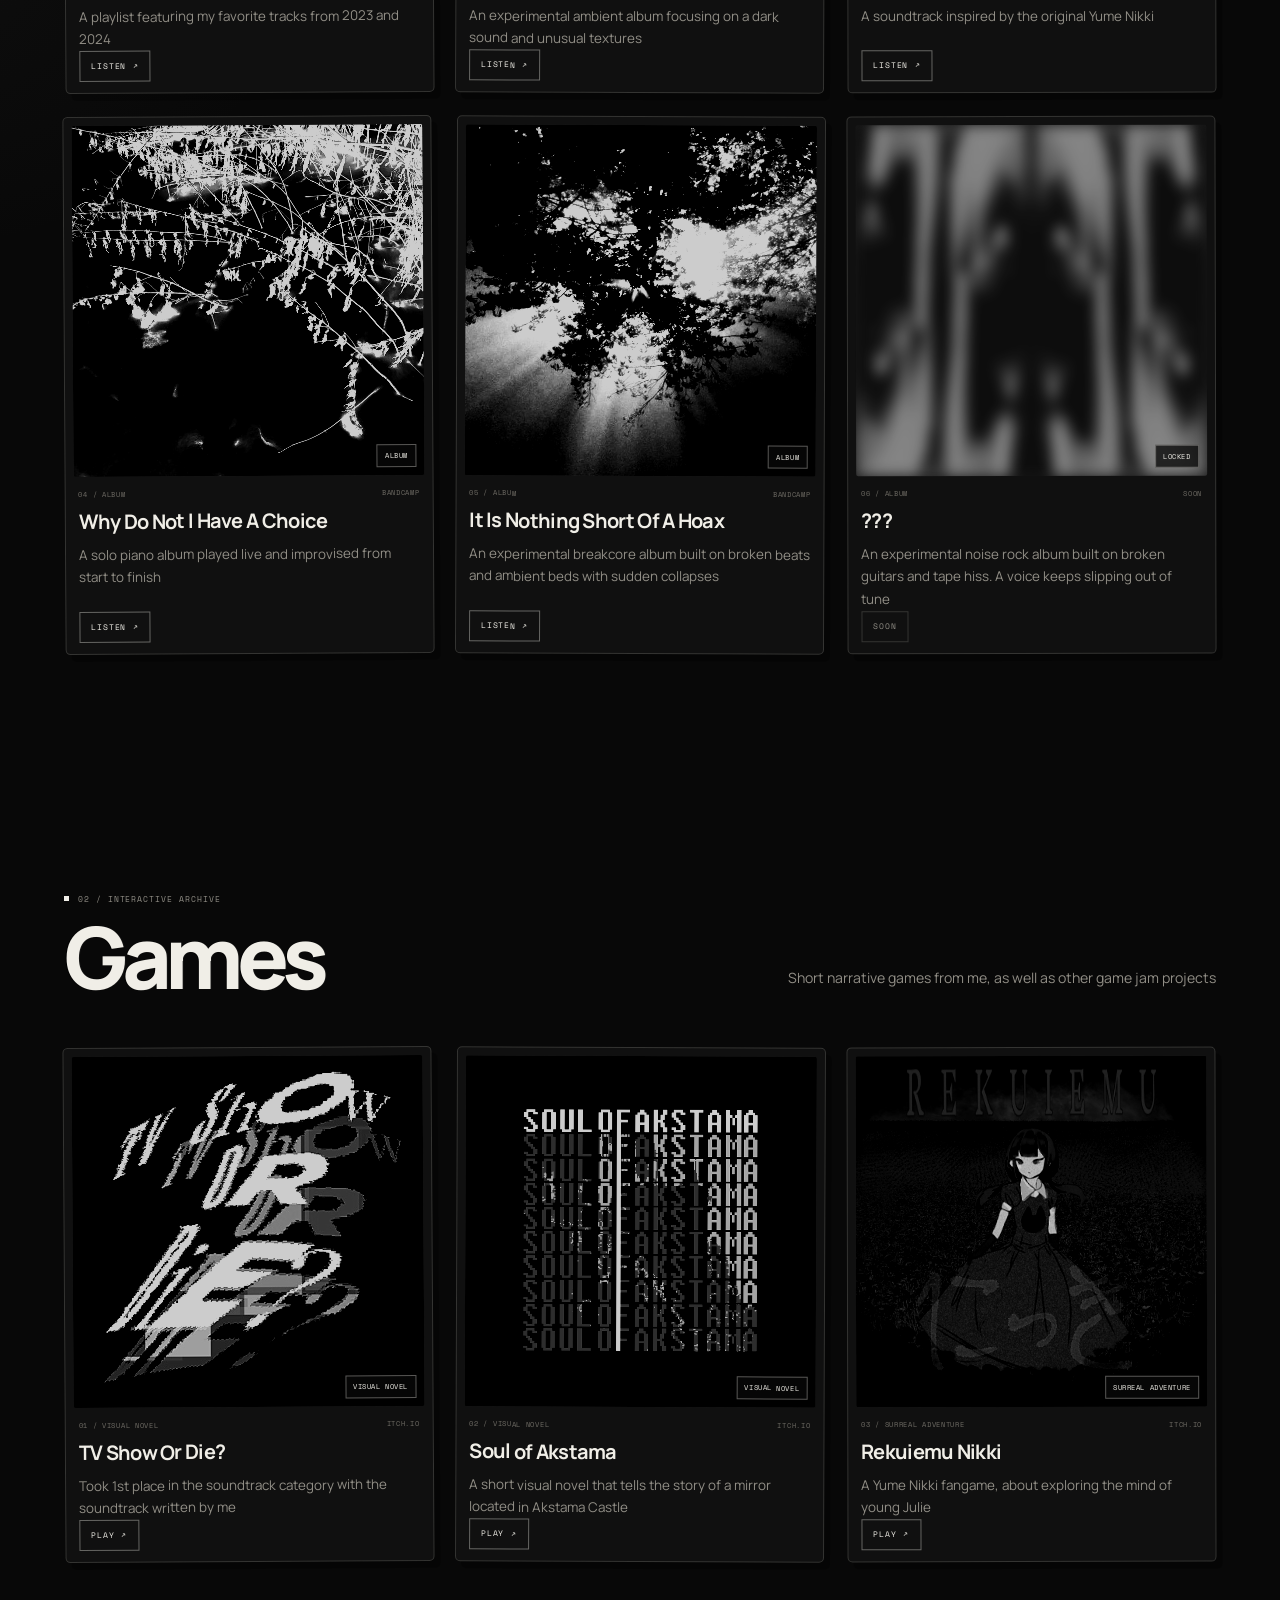
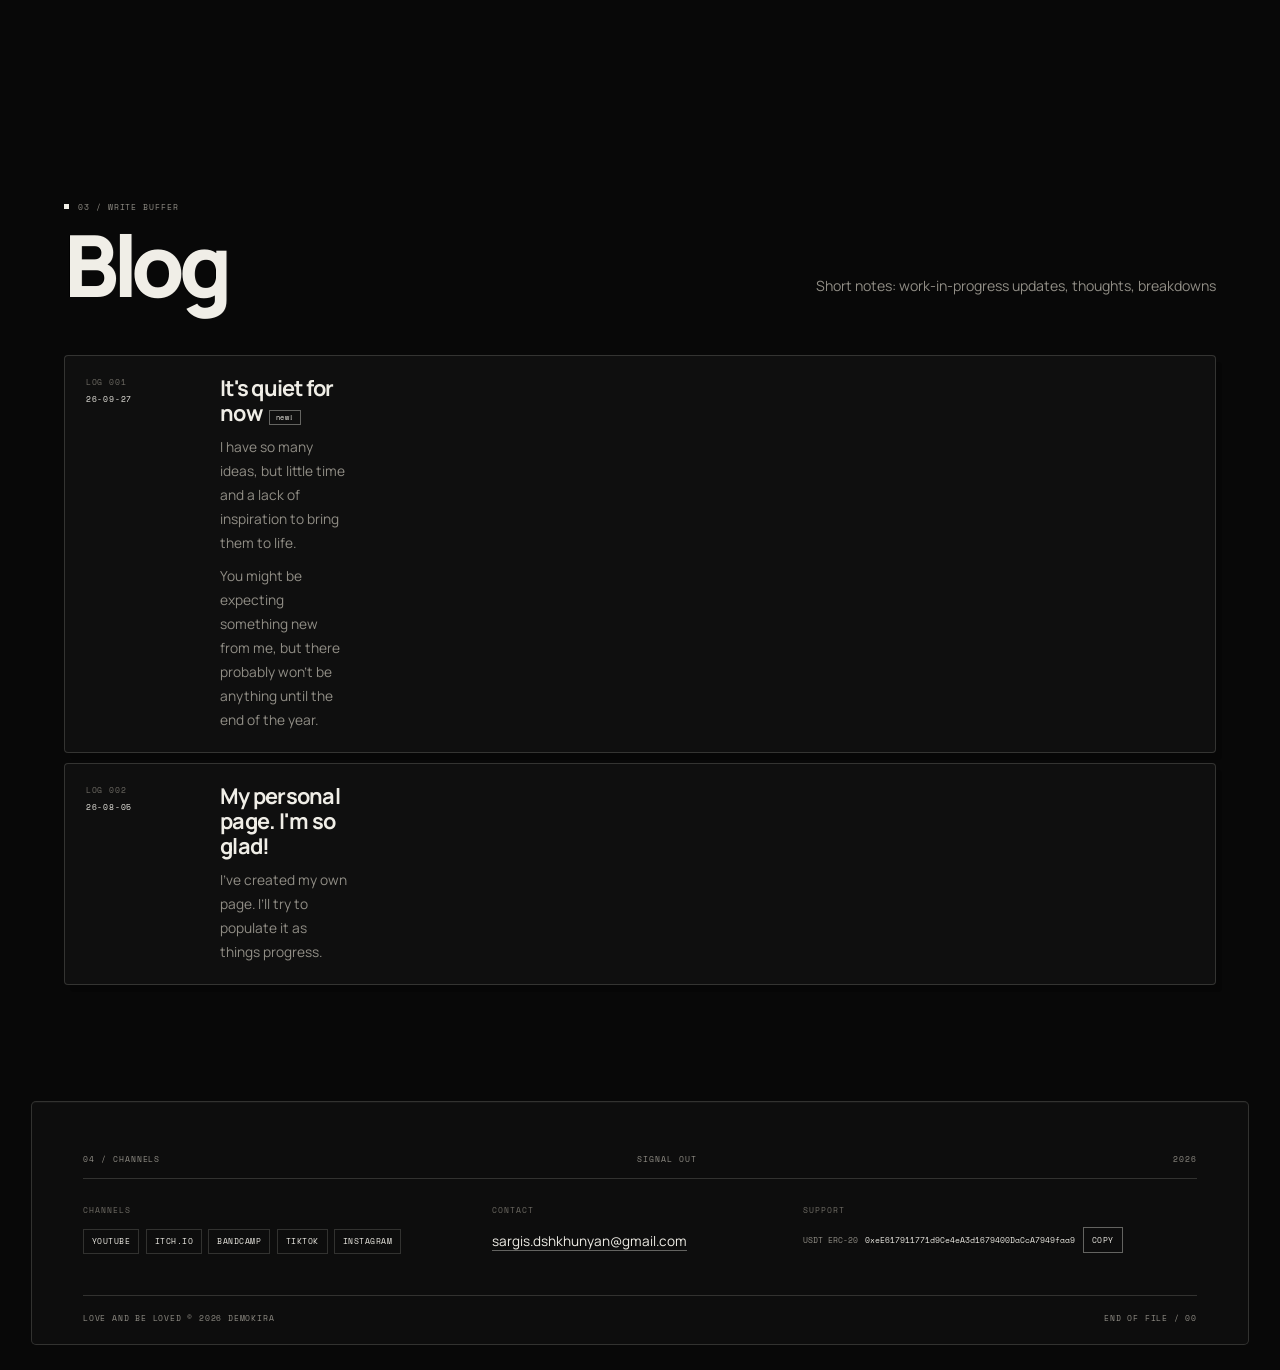
<file: concepts/y2k.html>
<!doctype html>
<html lang="en">
<head>
<meta charset="utf-8">
<meta name="viewport" content="width=device-width, initial-scale=1">
<title>Demokira — Y2K minimal draft</title>
<style>
  @import url('https://fonts.googleapis.com/css2?family=Manrope:wght@400;500;600;700;800&family=Space+Mono:wght@400;700&display=swap');

  :root {
    --bg: #080808;
    --surface: #101010;
    --surface-2: #141414;
    --ink: #f0eee7;
    --muted: #918e86;
    --line: rgba(240, 238, 231, 0.16);
    --line-strong: rgba(240, 238, 231, 0.38);
    --shadow: 0 22px 60px rgba(0, 0, 0, 0.42);
    --shadow-soft: 0 10px 28px rgba(0, 0, 0, 0.3);
    --sans: "Manrope", "Helvetica Neue", Arial, sans-serif;
    --mono: "Space Mono", ui-monospace, "SFMono-Regular", monospace;
  }

  * { box-sizing: border-box; }
  html { scroll-behavior: smooth; background: var(--bg); }
  body {
    margin: 0;
    min-width: 320px;
    background:
      radial-gradient(900px 620px at 88% -10%, rgba(140, 155, 170, 0.1) 0%, rgba(140, 155, 170, 0) 62%),
      radial-gradient(760px 540px at -10% 34%, rgba(90, 90, 90, 0.08) 0%, rgba(90, 90, 90, 0) 58%),
      var(--bg);
    color: var(--ink);
    font-family: var(--sans);
    -webkit-font-smoothing: antialiased;
  }
  body::before {
    position: fixed;
    z-index: 998;
    inset: 0;
    content: "";
    background: repeating-linear-gradient(
      to bottom,
      rgba(255, 255, 255, 0.022) 0,
      rgba(255, 255, 255, 0.022) 1px,
      transparent 1px,
      transparent 4px
    );
    opacity: 0.4;
    pointer-events: none;
  }
  body::after {
    position: fixed;
    z-index: 999;
    inset: 0;
    content: "";
    background-image: url("data:image/svg+xml,%3Csvg xmlns='http://www.w3.org/2000/svg' width='180' height='180'%3E%3Cfilter id='n'%3E%3CfeTurbulence type='fractalNoise' baseFrequency='.85' numOctaves='3' stitchTiles='stitch'/%3E%3C/filter%3E%3Crect width='100%25' height='100%25' filter='url(%23n)' opacity='.55'/%3E%3C/svg%3E");
    opacity: 0.065;
    mix-blend-mode: screen;
    pointer-events: none;
  }
  a { color: inherit; text-decoration: none; }
  img { max-width: 100%; }
  ::selection { background: var(--ink); color: var(--bg); }

  .ambient {
    position: fixed;
    z-index: 0;
    border-radius: 50%;
    filter: blur(80px);
    opacity: 0.28;
    pointer-events: none;
  }
  .ambient--one {
    top: 8vh;
    right: 4vw;
    width: 34vw;
    height: 34vw;
    background: radial-gradient(circle at 40% 40%, rgba(150, 165, 180, 0.28), rgba(150, 165, 180, 0));
  }
  .ambient--two {
    top: 62vh;
    left: -8vw;
    width: 30vw;
    height: 30vw;
    background: radial-gradient(circle at 50% 50%, rgba(110, 110, 110, 0.18), rgba(110, 110, 110, 0));
  }

  /* flat, non-iOS navigation */
  .nav {
    position: fixed;
    z-index: 100;
    top: 0;
    left: 0;
    display: flex;
    justify-content: center;
    width: 100%;
    height: 52px;
    padding: 0;
    border: 0;
    border-bottom: 1px solid var(--line);
    border-radius: 0;
    background: #080808;
    box-shadow: none;
    transform: none;
  }
  .nav a {
    display: inline-flex;
    align-items: center;
    gap: 0.45rem;
    height: 100%;
    padding: 0 1.1rem;
    border-left: 1px solid var(--line);
    border-radius: 0;
    color: var(--muted);
    background: none;
    box-shadow: none;
    font-family: var(--mono);
    font-size: 9px;
    font-weight: 400;
    letter-spacing: 0.14em;
    text-transform: uppercase;
    transition: color 160ms linear;
  }
  .nav a:first-child { border-left: 0; }
  .nav a span:first-child { color: #5f5d58; font-size: 8px; }
  .nav a:hover { color: var(--ink); }
  .nav a.is-active {
    position: relative;
    color: var(--ink);
    background: none;
    box-shadow: none;
  }
  .nav a.is-active::after {
    position: absolute;
    right: 1.1rem;
    bottom: 0;
    left: 1.1rem;
    height: 1px;
    content: "";
    background: var(--ink);
  }

  /* ---------- hero ------------------------------------------------------- */
  .hero {
    position: relative;
    z-index: 1;
    display: grid;
    grid-template-columns: minmax(0, 1.05fr) minmax(0, 0.95fr);
    grid-template-rows: minmax(0, 1fr) auto;
    gap: 2rem clamp(2rem, 6vw, 7rem);
    min-height: 100svh;
    padding: 120px clamp(20px, 5vw, 78px) 30px;
    overflow: hidden;
  }
  .hero::after {
    position: absolute;
    z-index: 0;
    inset: 0;
    content: "";
    background:
      repeating-linear-gradient(112deg, transparent 0 92px, rgba(255, 255, 255, 0.022) 92px 93px, transparent 93px 218px),
      repeating-linear-gradient(24deg, transparent 0 140px, rgba(255, 255, 255, 0.014) 140px 141px, transparent 141px 320px);
    mix-blend-mode: screen;
    pointer-events: none;
  }
  .hero__copy {
    position: relative;
    z-index: 1;
    display: flex;
    flex-direction: column;
    justify-content: center;
    min-width: 0;
    padding: 1.5rem 0;
  }
  .eyebrow {
    display: inline-flex;
    align-items: center;
    align-self: flex-start;
    gap: 0.6rem;
    margin: 0 0 1.7rem;
    padding: 0.2rem 0 0.2rem 0.7rem;
    border: 0;
    border-left: 1px solid var(--line-strong);
    border-radius: 0;
    background: none;
    box-shadow: none;
    color: var(--muted);
    font-family: var(--mono);
    font-size: 9px;
    letter-spacing: 0.12em;
    line-height: 1.4;
    text-transform: uppercase;
  }
  .eyebrow::before {
    width: 6px;
    height: 6px;
    content: "";
    border-radius: 0;
    background: var(--ink);
    box-shadow: none;
  }
  .hero h1 {
    margin: 0 0 0 -0.065em;
    color: var(--ink);
    font-size: clamp(4.2rem, 9vw, 9.3rem);
    font-weight: 800;
    line-height: 0.88;
    letter-spacing: -0.08em;
    text-shadow: 1px 0 rgba(255, 255, 255, 0.07), -1px 0 rgba(0, 0, 0, 0.9);
  }
  .hero__intro {
    max-width: 34rem;
    margin: 1.8rem 0 0;
    color: var(--muted);
    font-size: clamp(0.95rem, 1.15vw, 1.05rem);
    line-height: 1.8;
  }
  .hero__links {
    display: flex;
    flex-wrap: wrap;
    gap: 0;
    margin-top: 2.2rem;
    border-top: 1px solid var(--line);
  }
  .hero__links a {
    display: inline-flex;
    align-items: center;
    gap: 0.5rem;
    margin-right: 1.2rem;
    padding: 0.7rem 0;
    border: 0;
    border-bottom: 1px solid transparent;
    border-radius: 0;
    background: none;
    box-shadow: none;
    color: var(--ink);
    font-family: var(--mono);
    font-size: 9px;
    letter-spacing: 0.12em;
    text-transform: uppercase;
    transition: border-color 160ms linear, color 160ms linear;
  }
  .hero__links a span { color: var(--muted); font-size: 8px; }
  .hero__links a:hover { border-color: var(--ink); color: var(--ink); }

  .hero__visual {
    position: relative;
    z-index: 1;
    display: flex;
    align-items: center;
    justify-content: center;
    min-width: 0;
    padding: 1rem 0;
  }
  .orb { display: none; }
  .portrait-card {
    position: relative;
    z-index: 1;
    width: min(100%, 430px);
    margin: 0;
    padding: 8px;
    border: 1px solid var(--line-strong);
    border-radius: 5px;
    background: #111;
    box-shadow: 18px 22px 0 rgba(0, 0, 0, 0.38);
    transform: rotate(1.1deg);
    transition: transform 300ms ease;
  }
  .portrait-card:hover { transform: rotate(0); }
  .portrait-card::before {
    position: absolute;
    z-index: 3;
    top: -8px;
    left: 34%;
    width: 32%;
    height: 14px;
    content: "";
    border: 1px solid rgba(255, 255, 255, 0.1);
    background: rgba(220, 218, 208, 0.14);
    transform: rotate(-2deg);
  }
  .portrait-card::after { display: none; }
  .portrait-card img {
    display: block;
    width: 100%;
    aspect-ratio: 4 / 5;
    border-radius: 2px;
    object-fit: cover;
    object-position: 60% 38%;
    filter: grayscale(1) contrast(1.3) brightness(0.78);
    background: #171717;
  }
  .portrait-card__top,
  .portrait-card figcaption {
    display: flex;
    justify-content: space-between;
    gap: 1rem;
    padding: 0.55rem 0.4rem;
    color: var(--muted);
    font-family: var(--mono);
    font-size: 8px;
    letter-spacing: 0.1em;
    line-height: 1.4;
    text-transform: uppercase;
  }
  .portrait-card__top { padding-bottom: 0.65rem; }
  .portrait-card figcaption { padding-top: 0.7rem; }
  .portrait-card figcaption span:first-child { color: var(--ink); }

  .hero__foot {
    z-index: 1;
    grid-column: 1 / -1;
    display: flex;
    justify-content: space-between;
    gap: 1rem;
    padding-top: 1.1rem;
    border-top: 1px solid var(--line);
    color: var(--muted);
    font-family: var(--mono);
    font-size: 8px;
    letter-spacing: 0.12em;
    text-transform: uppercase;
  }
  .hero__foot a { color: var(--ink); }
  .hero__foot a:hover { color: var(--muted); }

  /* ---------- sections --------------------------------------------------- */
  .section {
    position: relative;
    z-index: 1;
    padding: clamp(4.5rem, 9vw, 8.5rem) clamp(20px, 5vw, 78px);
    scroll-margin-top: 68px;
  }
  .section--tint {
    margin: 0 clamp(8px, 2.4vw, 34px);
    padding: clamp(3rem, 6vw, 5.5rem) clamp(20px, 4vw, 58px);
    border: 1px solid var(--line);
    border-radius: 6px;
    background: #0d0d0d;
    box-shadow: inset 0 1px 0 rgba(255, 255, 255, 0.035);
  }
  .section__head {
    display: flex;
    align-items: flex-end;
    justify-content: space-between;
    gap: 2rem;
    margin-bottom: clamp(2rem, 4vw, 3.2rem);
  }
  .section__kicker {
    display: inline-flex;
    align-items: center;
    gap: 0.55rem;
    margin: 0 0 0.85rem;
    color: var(--muted);
    font-family: var(--mono);
    font-size: 8px;
    letter-spacing: 0.12em;
    text-transform: uppercase;
  }
  .section__kicker::before {
    width: 5px;
    height: 5px;
    content: "";
    border-radius: 0;
    background: var(--ink);
  }
  .section h2 {
    margin: 0;
    color: var(--ink);
    font-size: clamp(3.4rem, 6.7vw, 6.8rem);
    font-weight: 800;
    line-height: 0.9;
    letter-spacing: -0.075em;
    text-shadow: 1px 0 rgba(255, 255, 255, 0.05), -1px 0 rgba(0, 0, 0, 0.8);
  }
  .section__lede {
    max-width: 27rem;
    margin: 0 0 0.35rem;
    color: var(--muted);
    font-size: clamp(0.88rem, 1vw, 0.96rem);
    line-height: 1.8;
  }

  /* ---------- cards ------------------------------------------------------ */
  .cards {
    display: grid;
    grid-template-columns: repeat(3, minmax(0, 1fr));
    gap: clamp(14px, 1.8vw, 24px);
  }
  .card {
    display: flex;
    flex-direction: column;
    min-width: 0;
    padding: 8px;
    border: 1px solid var(--line);
    border-radius: 5px;
    background: #101010;
    box-shadow: 6px 7px 0 rgba(0, 0, 0, 0.28);
    transition: transform 260ms cubic-bezier(0.2, 0.7, 0.2, 1), border-color 260ms linear, box-shadow 260ms linear, background 260ms linear;
  }
  .card:nth-child(3n + 1) { transform: rotate(-0.35deg); }
  .card:nth-child(3n + 2) { transform: rotate(0.22deg); }
  .card:nth-child(3n) { transform: rotate(-0.12deg); }
  .card:hover {
    z-index: 2;
    border-color: var(--line-strong);
    background: #151515;
    box-shadow: 10px 12px 0 rgba(0, 0, 0, 0.4);
    transform: translateY(-4px) rotate(0);
  }
  .card__art {
    position: relative;
    overflow: hidden;
    border-radius: 2px;
    background: #191919;
  }
  .card__art img {
    display: block;
    width: 100%;
    aspect-ratio: 1;
    object-fit: cover;
    filter: grayscale(1) contrast(1.3) brightness(0.8);
    transition: transform 600ms cubic-bezier(0.2, 0.7, 0.2, 1), filter 260ms linear;
  }
  .card:hover .card__art img {
    filter: grayscale(1) contrast(1.4) brightness(0.92);
    transform: scale(1.035);
  }
  .card__art img.center { object-position: 60% 50%; }
  .card__tag {
    position: absolute;
    right: 0.5rem;
    bottom: 0.5rem;
    padding: 0.3rem 0.45rem;
    border: 1px solid rgba(240, 238, 231, 0.35);
    border-radius: 0;
    color: var(--ink);
    background: rgba(8, 8, 8, 0.78);
    box-shadow: none;
    font-family: var(--mono);
    font-size: 7px;
    letter-spacing: 0.08em;
    text-transform: uppercase;
  }
  .card--soon .card__art img {
    filter: grayscale(1) contrast(0.9) brightness(0.7) blur(7px);
    opacity: 0.8;
  }
  .card__body {
    display: flex;
    flex: 1;
    flex-direction: column;
    padding: 0.85rem 0.3rem 0.2rem;
  }
  .card__meta {
    display: flex;
    justify-content: space-between;
    gap: 0.7rem;
    color: #6f6c65;
    font-family: var(--mono);
    font-size: 7px;
    letter-spacing: 0.1em;
    line-height: 1.5;
    text-transform: uppercase;
  }
  .card h3 {
    margin: 0.65rem 0 0;
    color: var(--ink);
    font-size: clamp(1.25rem, 1.55vw, 1.55rem);
    font-weight: 700;
    line-height: 1.1;
    letter-spacing: -0.035em;
  }
  .card__desc {
    margin: 0.65rem 0 0;
    color: var(--muted);
    font-size: 0.84rem;
    line-height: 1.7;
  }
  .card__link {
    display: inline-flex;
    align-self: flex-start;
    align-items: center;
    gap: 0.4rem;
    margin-top: auto;
    padding: 0.55rem 0.7rem;
    border: 1px solid var(--line-strong);
    border-radius: 0;
    color: var(--ink);
    background: none;
    box-shadow: none;
    font-family: var(--mono);
    font-size: 8px;
    letter-spacing: 0.1em;
    line-height: 1.4;
    text-transform: uppercase;
    transition: background 160ms linear, color 160ms linear, border-color 160ms linear;
  }
  .card__link span { transition: transform 160ms ease; }
  .card__link:hover {
    border-color: var(--ink);
    background: var(--ink);
    color: var(--bg);
  }
  .card__link:hover span { transform: translate(2px, -2px); }
  .card__soon { color: var(--muted); border-color: var(--line); pointer-events: none; }

  /* ---------- log -------------------------------------------------------- */
  .log-list {
    display: grid;
    gap: 10px;
  }
  .log-card {
    display: grid;
    grid-template-columns: 7rem 8rem minmax(0, 1fr);
    gap: 1.4rem;
    align-items: start;
    padding: 1.25rem 1.3rem;
    border: 1px solid var(--line);
    border-radius: 4px;
    background: #0f0f0f;
    box-shadow: 6px 7px 0 rgba(0, 0, 0, 0.24);
  }
  .log-card__meta {
    display: grid;
    gap: 0.3rem;
    color: #6f6c65;
    font-family: var(--mono);
    font-size: 8px;
    letter-spacing: 0.1em;
    line-height: 1.5;
    text-transform: uppercase;
  }
  .log-card time { color: var(--ink); }
  .log-card h3 {
    margin: 0;
    color: var(--ink);
    font-size: clamp(1.25rem, 1.7vw, 1.65rem);
    font-weight: 700;
    line-height: 1.15;
    letter-spacing: -0.035em;
  }
  .log-card p {
    max-width: 48rem;
    margin: 0.55rem 0 0;
    color: var(--muted);
    font-size: 0.86rem;
    line-height: 1.75;
  }
  .badge {
    display: inline-block;
    margin-left: 0.45rem;
    padding: 0.18rem 0.35rem;
    border: 1px solid var(--line-strong);
    border-radius: 0;
    color: var(--ink);
    background: transparent;
    font-family: var(--mono);
    font-size: 7px;
    font-weight: 400;
    letter-spacing: 0.08em;
    vertical-align: 0.18em;
  }

  /* ---------- footer ----------------------------------------------------- */
  .footer {
    position: relative;
    z-index: 1;
    margin: 0 clamp(8px, 2.4vw, 34px) clamp(12px, 2vw, 26px);
    padding: clamp(2rem, 4vw, 3.2rem) clamp(20px, 4vw, 58px) 1.2rem;
    border: 1px solid var(--line);
    border-radius: 5px;
    background: #0d0d0d;
    box-shadow: inset 0 1px 0 rgba(255, 255, 255, 0.03);
  }
  .footer__top {
    display: flex;
    justify-content: space-between;
    gap: 1rem;
    padding-bottom: 0.8rem;
    border-bottom: 1px solid var(--line);
    color: var(--muted);
    font-family: var(--mono);
    font-size: 8px;
    letter-spacing: 0.12em;
    text-transform: uppercase;
  }
  .footer__grid {
    display: grid;
    grid-template-columns: 1.15fr 0.85fr 1.2fr;
    gap: 2rem;
    padding: 1.6rem 0 1.8rem;
  }
  .footer__label {
    margin: 0 0 0.7rem;
    color: #6f6c65;
    font-family: var(--mono);
    font-size: 8px;
    letter-spacing: 0.12em;
    text-transform: uppercase;
  }
  .channels {
    display: flex;
    flex-wrap: wrap;
    gap: 0.4rem;
    margin: 0;
    padding: 0;
    list-style: none;
  }
  .channels a {
    display: inline-flex;
    padding: 0.35rem 0.5rem;
    border: 1px solid var(--line);
    border-radius: 0;
    background: none;
    color: var(--ink);
    font-family: var(--mono);
    font-size: 8px;
    letter-spacing: 0.06em;
    text-transform: uppercase;
    transition: background 160ms linear, color 160ms linear;
  }
  .channels a:hover { background: var(--ink); color: var(--bg); }
  .footer__contact { font-size: 0.85rem; line-height: 1.7; }
  .footer__contact a { color: var(--ink); border-bottom: 1px solid var(--line-strong); }
  .wallet {
    display: flex;
    flex-wrap: wrap;
    align-items: center;
    gap: 0.45rem;
    color: var(--muted);
    font-family: var(--mono);
    font-size: 8px;
    line-height: 1.6;
  }
  .wallet code {
    max-width: 100%;
    color: var(--ink);
    font-family: var(--mono);
    font-size: 8px;
    word-break: break-all;
  }
  .wallet-key {
    padding: 0.35rem 0.5rem;
    border: 1px solid var(--line-strong);
    border-radius: 0;
    color: var(--ink);
    background: none;
    box-shadow: none;
    font-family: var(--mono);
    font-size: 8px;
    letter-spacing: 0.06em;
    text-transform: uppercase;
    cursor: pointer;
  }
  .wallet-key:hover { background: var(--ink); color: var(--bg); }
  .footer__bottom {
    display: flex;
    justify-content: space-between;
    gap: 1rem;
    padding-top: 1rem;
    border-top: 1px solid var(--line);
    color: var(--muted);
    font-family: var(--mono);
    font-size: 8px;
    letter-spacing: 0.1em;
    text-transform: uppercase;
  }

  @media (max-width: 1000px) {
    .hero { grid-template-columns: 1fr; grid-template-rows: auto auto auto; padding-top: 110px; gap: 1rem; }
    .hero__copy { padding-bottom: 0; }
    .hero h1 { font-size: clamp(4.2rem, 14vw, 8rem); }
    .hero__visual { padding: 1rem 0 2rem; }
    .portrait-card { width: min(100%, 390px); transform: rotate(0.8deg); }
    .cards { grid-template-columns: repeat(2, minmax(0, 1fr)); }
    .section__head { align-items: flex-start; }
    .log-card { grid-template-columns: 5.5rem 6.5rem minmax(0, 1fr); gap: 1rem; }
    .footer__grid { grid-template-columns: 1fr 1fr; }
    .footer__grid > :last-child { grid-column: 1 / -1; }
  }

  @media (max-width: 680px) {
    .nav { top: 0; left: 0; width: 100%; height: 48px; justify-content: stretch; gap: 0; padding: 0; border: 0; border-bottom: 1px solid var(--line); border-radius: 0; background: rgba(8, 8, 8, 0.96); box-shadow: none; transform: none; }
    .nav a { flex: 1; justify-content: center; height: 48px; padding: 0 0.3rem; border-left: 1px solid var(--line); font-size: 8px; letter-spacing: 0.06em; }
    .nav a:first-child { border-left: 0; }
    .nav a span:first-child { display: none; }
    .nav a.is-active::after { right: 0.35rem; left: 0.35rem; }
    .hero { padding: 78px 18px 24px; }
    .hero h1 { font-size: clamp(3.6rem, 18vw, 6rem); }
    .hero__intro { margin-top: 1.3rem; font-size: 0.92rem; }
    .hero__links { margin-top: 1.5rem; }
    .hero__links a { margin-right: 1rem; padding: 0.6rem 0; font-size: 8px; }
    .hero__foot { font-size: 7px; letter-spacing: 0.08em; }
    .hero__foot span:nth-child(2) { display: none; }
    .section { padding: 3.5rem 18px; }
    .section--tint { margin: 0 8px; padding: 2.5rem 16px; border-radius: 5px; }
    .section__head { display: block; margin-bottom: 1.7rem; }
    .section h2 { font-size: clamp(3rem, 15vw, 4.5rem); }
    .section__lede { margin-top: 1rem; }
    .cards { grid-template-columns: 1fr; gap: 12px; }
    .card, .card:nth-child(3n + 1), .card:nth-child(3n + 2), .card:nth-child(3n) { transform: none; }
    .card { border-radius: 4px; }
    .card__art { border-radius: 2px; }
    .card h3 { font-size: 1.35rem; }
    .log-card { grid-template-columns: 1fr; gap: 0.5rem; padding: 1.1rem; border-radius: 4px; }
    .log-card__meta { display: flex; justify-content: space-between; }
    .footer { margin: 0 8px 10px; padding: 1.5rem 16px 1rem; border-radius: 4px; }
    .footer__grid { grid-template-columns: 1fr; gap: 1.3rem; }
    .footer__grid > :last-child { grid-column: auto; }
    .footer__bottom { flex-direction: column; gap: 0.4rem; }
  }

  @media (prefers-reduced-motion: reduce) {
    html { scroll-behavior: auto; }
    .card, .card__art img, .hero__links a, .card__link, .portrait-card { transition: none; }
  }

</style>
</head>
<body>
<div class="ambient ambient--one" aria-hidden="true"></div>
<div class="ambient ambient--two" aria-hidden="true"></div>

<header class="nav">
  <a class="is-active" href="#top"><span>00</span><span>demokira</span></a>
  <a href="#music"><span>01</span><span>music</span></a>
  <a href="#games"><span>02</span><span>games</span></a>
  <a href="#log"><span>03</span><span>log</span></a>
</header>

<main>
  <section class="hero" id="top" aria-labelledby="site-title">
    <div class="hero__copy">
      <p class="eyebrow">independent operator</p>
      <h1 id="site-title">Demokira</h1>
      <p class="hero__intro">Hi, I'm Sargis Dskhkunyan aka Demokira — a creator making short indie games, experimental music, videos and AI content</p>
      <nav class="hero__links" aria-label="Index">
        <a href="#music"><span>01</span> music</a>
        <a href="#games"><span>02</span> games</a>
        <a href="#log"><span>03</span> log</a>
      </nav>
    </div>

    <div class="hero__visual">
      <span class="orb" aria-hidden="true"></span>
      <figure class="portrait-card">
        <div class="portrait-card__top"><span>portrait / 00</span><span>signal</span></div>
        <img src="../assets/artist.jpg" alt="Sargis Dskhkunyan, Demokira">
        <figcaption><span>Sargis Dskhkunyan</span><span>source / self</span></figcaption>
      </figure>
    </div>

    <div class="hero__foot">
      <span>scroll to index ↓</span>
      <a href="#music">01 / music</a>
      <span>2026</span>
    </div>
  </section>

  <section class="section" id="music" aria-labelledby="music-heading">
    <div class="section__head">
      <div>
        <p class="section__kicker">01 / audio archive</p>
        <h2 id="music-heading">Music</h2>
      </div>
      <p class="section__lede">Standalone releases and soundtracks for indie games — mine and other people's</p>
    </div>

    <div class="cards">
      <article class="card">
        <div class="card__art">
          <img src="../assets/covers/best-of.jpg" alt="Selected works cover artwork">
          <span class="card__tag">playlist</span>
        </div>
        <div class="card__body">
          <div class="card__meta"><span>01 / playlist</span><span>2023—24</span></div>
          <h3>Selected works</h3>
          <p class="card__desc">A playlist featuring my favorite tracks from 2023 and 2024</p>
          <a class="card__link" href="https://demokira.bandcamp.com/album/the-best-of-demokira-23-24" target="_blank" rel="noopener noreferrer">listen <span aria-hidden="true">↗</span></a>
        </div>
      </article>

      <article class="card">
        <div class="card__art">
          <img src="../assets/covers/demokira.jpg" alt="Demokira cover artwork">
          <span class="card__tag">album</span>
        </div>
        <div class="card__body">
          <div class="card__meta"><span>02 / album</span><span>bandcamp</span></div>
          <h3>Demokira</h3>
          <p class="card__desc">An experimental ambient album focusing on a dark sound and unusual textures</p>
          <a class="card__link" href="https://demokira.bandcamp.com/album/demokira" target="_blank" rel="noopener noreferrer">listen <span aria-hidden="true">↗</span></a>
        </div>
      </article>

      <article class="card">
        <div class="card__art">
          <img class="center" src="../assets/covers/rekuiemu-ost.jpg" alt="Rekuiemu Nikki OST cover artwork">
          <span class="card__tag">soundtrack</span>
        </div>
        <div class="card__body">
          <div class="card__meta"><span>03 / soundtrack</span><span>bandcamp</span></div>
          <h3>Rekuiemu Nikki OST</h3>
          <p class="card__desc">A soundtrack inspired by the original Yume Nikki</p>
          <a class="card__link" href="https://demokira.bandcamp.com/album/rekuiemu-nikki-demo-ost" target="_blank" rel="noopener noreferrer">listen <span aria-hidden="true">↗</span></a>
        </div>
      </article>

      <article class="card">
        <div class="card__art">
          <img src="../assets/covers/choice.jpg" alt="Why Do Not I Have A Choice cover artwork">
          <span class="card__tag">album</span>
        </div>
        <div class="card__body">
          <div class="card__meta"><span>04 / album</span><span>bandcamp</span></div>
          <h3>Why Do Not I Have A Choice</h3>
          <p class="card__desc">A solo piano album played live and improvised from start to finish</p>
          <a class="card__link" href="https://demokira.bandcamp.com/album/why-do-not-i-have-a-choice" target="_blank" rel="noopener noreferrer">listen <span aria-hidden="true">↗</span></a>
        </div>
      </article>

      <article class="card">
        <div class="card__art">
          <img src="../assets/covers/hoax.jpg" alt="It Is Nothing Short Of A Hoax cover artwork">
          <span class="card__tag">album</span>
        </div>
        <div class="card__body">
          <div class="card__meta"><span>05 / album</span><span>bandcamp</span></div>
          <h3>It Is Nothing Short Of A Hoax</h3>
          <p class="card__desc">An experimental breakcore album built on broken beats and ambient beds with sudden collapses</p>
          <a class="card__link" href="https://demokira.bandcamp.com/album/it-is-nothing-short-of-a-hoax" target="_blank" rel="noopener noreferrer">listen <span aria-hidden="true">↗</span></a>
        </div>
      </article>

      <article class="card card--soon">
        <div class="card__art">
          <img src="../assets/covers/upcoming.jpg" alt="??? cover artwork">
          <span class="card__tag">locked</span>
        </div>
        <div class="card__body">
          <div class="card__meta"><span>06 / album</span><span>soon</span></div>
          <h3>???</h3>
          <p class="card__desc">An experimental noise rock album built on broken guitars and tape hiss. A voice keeps slipping out of tune</p>
          <span class="card__link card__soon">soon</span>
        </div>
      </article>
    </div>
  </section>

  <section class="section" id="games" aria-labelledby="games-heading">
    <div class="section__head">
      <div>
        <p class="section__kicker">02 / interactive archive</p>
        <h2 id="games-heading">Games</h2>
      </div>
      <p class="section__lede">Short narrative games from me, as well as other game jam projects</p>
    </div>

    <div class="cards">
      <article class="card">
        <div class="card__art">
          <img src="../assets/covers/tv-show.jpg" alt="TV Show Or Die? cover artwork">
          <span class="card__tag">visual novel</span>
        </div>
        <div class="card__body">
          <div class="card__meta"><span>01 / visual novel</span><span>itch.io</span></div>
          <h3>TV Show Or Die?</h3>
          <p class="card__desc">Took 1st place in the soundtrack category with the soundtrack written by me</p>
          <a class="card__link" href="https://demokira.itch.io/tv-show-or-die" target="_blank" rel="noopener noreferrer">play <span aria-hidden="true">↗</span></a>
        </div>
      </article>

      <article class="card">
        <div class="card__art">
          <img src="../assets/covers/soul-of-akstama.jpg" alt="Soul of Akstama cover artwork">
          <span class="card__tag">visual novel</span>
        </div>
        <div class="card__body">
          <div class="card__meta"><span>02 / visual novel</span><span>itch.io</span></div>
          <h3>Soul of Akstama</h3>
          <p class="card__desc">A short visual novel that tells the story of a mirror located in Akstama Castle</p>
          <a class="card__link" href="https://demokira.itch.io/soul-of-akstama" target="_blank" rel="noopener noreferrer">play <span aria-hidden="true">↗</span></a>
        </div>
      </article>

      <article class="card">
        <div class="card__art">
          <img class="center" src="../assets/covers/rekuiemu-nikki.jpg" alt="Rekuiemu Nikki cover artwork">
          <span class="card__tag">surreal adventure</span>
        </div>
        <div class="card__body">
          <div class="card__meta"><span>03 / surreal adventure</span><span>itch.io</span></div>
          <h3>Rekuiemu Nikki</h3>
          <p class="card__desc">A Yume Nikki fangame, about exploring the mind of young Julie</p>
          <a class="card__link" href="https://eklsn.itch.io/reknikki" target="_blank" rel="noopener noreferrer">play <span aria-hidden="true">↗</span></a>
        </div>
      </article>
    </div>
  </section>

  <section class="section" id="log" aria-labelledby="log-heading">
    <div class="section__head">
      <div>
        <p class="section__kicker">03 / write buffer</p>
        <h2 id="log-heading">Blog</h2>
      </div>
      <p class="section__lede">Short notes: work-in-progress updates, thoughts, breakdowns</p>
    </div>

    <div class="log-list">
      <article class="log-card">
        <div class="log-card__meta"><span>log 001</span><time datetime="2026-09-27">26-09-27</time></div>
        <div>
          <h3>It's quiet for now<span class="badge">new!</span></h3>
          <p>I have so many ideas, but little time and a lack of inspiration to bring them to life.</p>
          <p>You might be expecting something new from me, but there probably won't be anything until the end of the year.</p>
        </div>
      </article>
      <article class="log-card">
        <div class="log-card__meta"><span>log 002</span><time datetime="2026-08-05">26-08-05</time></div>
        <div>
          <h3>My personal page. I'm so glad!</h3>
          <p>I’ve created my own page. I’ll try to populate it as things progress.</p>
        </div>
      </article>
    </div>
  </section>
</main>

<footer class="footer">
  <div class="footer__top"><span>04 / channels</span><span>signal out</span><span>2026</span></div>
  <div class="footer__grid">
    <div>
      <p class="footer__label">channels</p>
      <ul class="channels">
        <li><a href="https://www.youtube.com/@demokira" target="_blank" rel="noopener noreferrer">youtube</a></li>
        <li><a href="https://demokira.itch.io" target="_blank" rel="noopener noreferrer">itch.io</a></li>
        <li><a href="https://demokira.bandcamp.com" target="_blank" rel="noopener noreferrer">bandcamp</a></li>
        <li><a href="https://www.tiktok.com/@demokira_?_r=1&amp;_t=ZS-98bt2Kt1skm" target="_blank" rel="noopener noreferrer">tiktok</a></li>
        <li><a href="https://www.instagram.com/srgsdshkhnn" target="_blank" rel="noopener noreferrer">instagram</a></li>
      </ul>
    </div>
    <div>
      <p class="footer__label">contact</p>
      <p class="footer__contact"><a href="mailto:sargis.dshkhunyan@gmail.com">sargis.dshkhunyan@gmail.com</a></p>
    </div>
    <div>
      <p class="footer__label">support</p>
      <div class="wallet">
        <span>USDT ERC-20</span>
        <code class="wallet-value">0xeE617911771d9Ce4eA3d1679400DaCcA7949faa9</code>
        <button class="wallet-key" type="button">copy</button>
      </div>
    </div>
  </div>
  <div class="footer__bottom"><span>love and be loved © 2026 demokira</span><span>end of file / 00</span></div>
</footer>

<script>
  document.querySelectorAll(".wallet-key").forEach(function (button) {
    button.addEventListener("click", function () {
      var value = document.querySelector(".wallet-value").textContent.trim();
      if (navigator.clipboard) navigator.clipboard.writeText(value);
      button.textContent = "copied";
      window.setTimeout(function () { button.textContent = "copy"; }, 1400);
    });
  });

  var navLinks = Array.prototype.slice.call(document.querySelectorAll(".nav a"));
  var sections = ["top", "music", "games", "log"].map(function (id) {
    return document.getElementById(id);
  }).filter(Boolean);
  if ("IntersectionObserver" in window && sections.length) {
    var spy = new IntersectionObserver(function (entries) {
      entries.forEach(function (entry) {
        if (!entry.isIntersecting) return;
        navLinks.forEach(function (link) {
          link.classList.toggle("is-active", link.getAttribute("href") === "#" + entry.target.id);
        });
      });
    }, { rootMargin: "-45% 0px -50% 0px", threshold: 0 });
    sections.forEach(function (section) { spy.observe(section); });
  }
</script>
</body>
</html>
</file>
<file: styles.css>
@import url('https://fonts.googleapis.com/css2?family=Archivo+Black&family=Archivo:wght@400;500&family=Space+Mono:ital,wght@0,400;0,700;1,400&display=swap');

*, *::before, *::after { box-sizing: border-box; }
html, body { margin: 0; padding: 0; }
html { background: #0b0b0a; }
body { background: #0b0b0a; color: #ece8df; }
h1, h2, h3, p, figure, blockquote { margin: 0; }
ul, ol { margin: 0; padding: 0; list-style: none; }
img { max-width: 100%; }
a { color: inherit; }
button { font: inherit; }
::selection { background: #ece8df; color: #0b0b0a; }

.scroll-scrub {
  --ss-progress: 0;
  position: relative;
  isolation: isolate;
  color: var(--ss-ink);
  background: var(--ss-bg);
}

.scroll-scrub__stage {
  position: sticky;
  top: 0;
  z-index: 0;
  width: 100%;
  height: 100dvh;
  overflow: hidden;
  background: var(--ss-bg);
}

.scroll-scrub__media,
.scroll-scrub__layer,
.scroll-scrub__picture,
.scroll-scrub__poster,
.scroll-scrub__video {
  position: absolute;
  inset: 0;
  width: 100%;
  height: 100%;
}

.scroll-scrub__media {
  z-index: 0;
}

.scroll-scrub__layer {
  margin: 0;
  overflow: hidden;
  opacity: 0;
  will-change: opacity;
}

.scroll-scrub__layer:first-child {
  opacity: 1;
}

.scroll-scrub__poster,
.scroll-scrub__video {
  display: block;
  object-fit: cover;
  object-position: var(--ss-object-position);
}

.scroll-scrub__poster {
  z-index: 0;
}

.scroll-scrub__video {
  z-index: 1;
}

.scroll-scrub__layer[data-video-painted="true"] .scroll-scrub__poster {
  visibility: hidden;
}

.scroll-scrub__progress {
  position: absolute;
  z-index: 5;
  top: 0;
  right: 0;
  left: 0;
  height: 2px;
  background: color-mix(in srgb, var(--ss-ink) 14%, transparent);
  pointer-events: none;
}

.scroll-scrub__progress span {
  display: block;
  width: 100%;
  height: 100%;
  background: var(--ss-accent);
  transform: scaleX(var(--ss-progress));
  transform-origin: left center;
}

.scroll-scrub__route {
  position: absolute;
  z-index: 6;
  top: clamp(1rem, 3vw, 2rem);
  right: clamp(1rem, 4vw, 4rem);
  left: clamp(1rem, 4vw, 4rem);
  display: flex;
  justify-content: flex-end;
  gap: 0.25rem;
  pointer-events: auto;
}

.scroll-scrub__route-button {
  min-height: 2.75rem;
  padding: 0.65rem 0.9rem;
  border: 0;
  color: var(--ss-muted);
  background: transparent;
  font: inherit;
  cursor: pointer;
}

.scroll-scrub__route-button:hover,
.scroll-scrub__route-button[aria-current="step"] {
  color: var(--ss-ink);
}

.scroll-scrub__route-button[aria-current="step"] {
  text-decoration: underline;
  text-decoration-color: var(--ss-accent);
  text-decoration-thickness: 0.15em;
  text-underline-offset: 0.3em;
}

.scroll-scrub__route-button:focus-visible {
  outline: 2px solid var(--ss-accent);
  outline-offset: 3px;
}

.scroll-scrub__story {
  position: relative;
  z-index: 3;
  margin-top: -100dvh;
  pointer-events: none;
}

.scroll-scrub__chapter,
.scroll-scrub__connector-band {
  position: relative;
}

.scroll-scrub__chapter-pin {
  position: sticky;
  top: 0;
  display: flex;
  align-items: center;
  min-height: 100dvh;
  padding: clamp(5rem, 9vw, 8rem) clamp(1.25rem, 6vw, 6rem);
  pointer-events: none;
}

.scroll-scrub__chapter[data-align="right"] .scroll-scrub__chapter-pin {
  justify-content: flex-end;
}

.scroll-scrub__copy {
  position: relative;
  width: min(40rem, 48vw);
  pointer-events: auto;
}

.scroll-scrub__copy::before {
  position: absolute;
  z-index: -1;
  inset: -3rem -5rem;
  content: "";
  background: radial-gradient(
    ellipse at center,
    color-mix(in srgb, var(--ss-bg) 88%, transparent) 0%,
    color-mix(in srgb, var(--ss-bg) 58%, transparent) 52%,
    transparent 76%
  );
  pointer-events: none;
}

.scroll-scrub__kicker {
  max-width: 30ch;
  margin: 0 0 1rem;
  color: var(--ss-accent);
  font-size: 0.8rem;
  font-weight: 700;
  letter-spacing: 0.12em;
  text-transform: uppercase;
}

.scroll-scrub__title {
  max-width: 13ch;
  margin: 0;
  color: var(--ss-ink);
  font: inherit;
  font-size: clamp(2.75rem, 6vw, 6.75rem);
  font-weight: 700;
  line-height: 0.94;
  letter-spacing: -0.045em;
  text-wrap: balance;
}

.scroll-scrub__body {
  max-width: 42ch;
  margin: 1.5rem 0 0;
  color: var(--ss-muted);
  font-size: clamp(1rem, 1.35vw, 1.2rem);
  line-height: 1.55;
}

.scroll-scrub__tags {
  display: flex;
  flex-wrap: wrap;
  gap: 0.55rem;
  margin: 1.5rem 0 0;
  padding: 0;
  list-style: none;
}

.scroll-scrub__tags li {
  padding: 0.45rem 0.7rem;
  border: 1px solid color-mix(in srgb, var(--ss-ink) 20%, transparent);
  color: var(--ss-ink);
  font-size: 0.82rem;
}

.scroll-scrub__actions {
  display: flex;
  flex-wrap: wrap;
  gap: 0.75rem;
  margin-top: 2rem;
}

@media (max-width: 860px) {
  .scroll-scrub__poster,
  .scroll-scrub__video {
    object-position: var(--ss-mobile-position);
  }

  .scroll-scrub__route {
    right: max(0.75rem, env(safe-area-inset-right));
    left: max(0.75rem, env(safe-area-inset-left));
    justify-content: flex-start;
    overflow-x: auto;
    overscroll-behavior-x: contain;
    scrollbar-width: thin;
  }

  .scroll-scrub__route-button {
    flex: 0 0 auto;
  }

  .scroll-scrub__chapter-pin,
  .scroll-scrub__chapter[data-align="right"] .scroll-scrub__chapter-pin {
    align-items: flex-end;
    justify-content: flex-start;
    padding: 6.5rem max(1.25rem, env(safe-area-inset-right))
      calc(4rem + env(safe-area-inset-bottom))
      max(1.25rem, env(safe-area-inset-left));
  }

  .scroll-scrub__copy {
    width: min(100%, 36rem);
  }

  .scroll-scrub__copy::before {
    inset: -3rem -2rem;
    background: linear-gradient(
      to top,
      var(--ss-bg) 0%,
      color-mix(in srgb, var(--ss-bg) 82%, transparent) 58%,
      transparent 100%
    );
  }

  .scroll-scrub__title {
    max-width: 14ch;
    font-size: clamp(2.3rem, 11vw, 4.5rem);
  }
}

@media (prefers-reduced-motion: reduce) {
  .scroll-scrub__chapter {
    min-height: 100dvh !important;
  }

  .scroll-scrub__connector-band {
    display: none;
  }

  .scroll-scrub__progress span {
    transition: none;
  }
}


/* ==========================================================================
   DEMOKIRA — pirate signal. Custom token layer, no framework utilities.
   ========================================================================== */

html {
  scroll-behavior: smooth;
  background: #0b0b0a;
}

.dk {
  --ink: #0b0b0a;
  --paper: #ece8df;
  --chalk: #f2efe6;
  --ash: #8f8d86;
  --smoke: #a8a49b;
  --line: rgba(236, 232, 223, 0.18);
  --bar-h: 52px;
  position: relative;
  min-height: 100dvh;
  background: var(--ink);
  color: var(--paper);
  font-family: "Space Mono", ui-monospace, "SFMono-Regular", monospace;
  font-size: 15px;
  line-height: 1.6;
  overflow-x: clip;
}

/* fixed randomized grain over the whole site (canvas) */
.grain-field {
  position: fixed;
  z-index: 74;
  inset: 0;
  display: block;
  width: 100%;
  height: 100%;
  opacity: 0.2;
  mix-blend-mode: overlay;
  pointer-events: none;
}

.dk::after {
  position: fixed;
  z-index: 75;
  inset: 0;
  content: "";
  background: repeating-linear-gradient(
    to bottom,
    rgba(236, 232, 223, 0.05) 0px,
    rgba(236, 232, 223, 0.05) 1px,
    rgba(11, 11, 10, 0) 1px,
    rgba(11, 11, 10, 0) 3px
  );
  opacity: 0.6;
  pointer-events: none;
}

/* ---------- machine bar -------------------------------------------------- */
.bar {
  position: fixed;
  z-index: 90;
  top: 0;
  right: 0;
  left: 0;
  display: flex;
  align-items: center;
  gap: 1.5rem;
  height: var(--bar-h);
  padding: 0 clamp(0.75rem, 2vw, 1.5rem);
  border-bottom: 1px solid rgba(236, 232, 223, 0.24);
  background: rgba(11, 11, 10, 0.9);
  -webkit-backdrop-filter: blur(6px);
  backdrop-filter: blur(6px);
  font-family: "Space Mono", ui-monospace, monospace;
  font-size: 10px;
  letter-spacing: 0.08em;
  text-transform: lowercase;
}

.brand {
  display: inline-flex;
  align-items: center;
  color: var(--chalk);
  font-family: "Archivo", "Helvetica Neue", Arial, sans-serif;
  font-size: 12px;
  font-weight: 400;
  letter-spacing: 0.08em;
  text-decoration: none;
  text-transform: uppercase;
}

.brand:hover {
  background: var(--chalk);
  color: var(--ink);
}

.bar__nav {
  display: flex;
  margin: 0 auto;
  gap: 0;
}

.bar__nav a {
  display: inline-flex;
  gap: 0.35em;
  padding: 0.45rem 0.7rem;
  border-left: 1px solid rgba(236, 232, 223, 0.16);
  color: var(--ash);
  font-family: "Space Mono", ui-monospace, monospace;
  font-size: 10px;
  letter-spacing: 0.06em;
  text-decoration: none;
}

.nav__num {
  color: var(--paper);
}

.bar__nav a:hover .nav__num,
.bar__nav a:focus-visible .nav__num {
  color: inherit;
}

.bar__nav a:first-child {
  border-left: 0;
}

.bar__nav a:hover,
.bar__nav a:focus-visible {
  background: var(--chalk);
  color: var(--ink);
  outline: none;
}

/* ---------- hero: artist portrait ---------------------------------------- */
.portrait {
  position: relative;
  display: flex;
  align-items: flex-end;
  min-height: 100vh;
  min-height: 100svh;
  padding: calc(var(--bar-h) + 3rem) clamp(1.1rem, 6vw, 5.5rem)
    clamp(2.5rem, 8vh, 5rem);
  overflow: hidden;
  background: var(--ink);
}

.portrait__img {
  position: absolute;
  z-index: 0;
  inset: 0;
  display: block;
  width: 100%;
  height: 100%;
  object-fit: cover;
  object-position: 50% 42%;
  filter: grayscale(1) contrast(1.12) brightness(0.78);
}

.portrait::after {
  position: absolute;
  z-index: 1;
  inset: 0;
  content: "";
  background:
    linear-gradient(
      to top,
      #0b0b0a 0%,
      rgba(11, 11, 10, 0.9) 22%,
      rgba(11, 11, 10, 0.18) 62%,
      rgba(11, 11, 10, 0.22) 100%
    ),
    linear-gradient(
      100deg,
      rgba(11, 11, 10, 0.86) 0%,
      rgba(11, 11, 10, 0.25) 48%,
      rgba(11, 11, 10, 0) 72%
    );
  pointer-events: none;
}

.portrait__copy {
  position: relative;
  z-index: 2;
  width: min(86rem, 94vw);
}

.portrait__label {
  margin: 0 0 1.2rem;
  color: #d0ccc2;
  font-family: "Space Mono", ui-monospace, monospace;
  font-size: 9px;
  letter-spacing: 0.2em;
  text-transform: uppercase;
}

.portrait__title {
  margin: 0 0 0 -0.045em;
  color: var(--paper);
  font-family: "Archivo Black", "Arial Black", sans-serif;
  font-size: clamp(4rem, 12vw, 12rem);
  font-weight: 400;
  line-height: 0.8;
  letter-spacing: -0.06em;
  text-shadow: 0 0 44px rgba(11, 11, 10, 0.65);
}

.portrait__body {
  max-width: 50vw;
  margin: 1.4rem 0 0;
  color: #d8d4ca;
  font-family: "Space Mono", ui-monospace, monospace;
  font-size: 0.95rem;
  line-height: 1.65;
  text-shadow: 0 1px 14px rgba(11, 11, 10, 0.85);
}

/* ---------- hero: archive index ------------------------------------------ */
.archive {
  position: relative;
  display: flex;
  flex-direction: column;
  min-height: 100dvh;
  padding: calc(var(--bar-h) + 2rem) clamp(1.1rem, 6vw, 5.5rem)
    clamp(2rem, 6vh, 4rem);
  border-bottom: 1px solid var(--line);
}

.archive__top {
  display: flex;
  flex-wrap: wrap;
  justify-content: space-between;
  gap: 0.8rem;
  padding-bottom: 0.9rem;
  border-bottom: 1px solid var(--line);
  color: var(--ash);
  font-family: "Space Mono", ui-monospace, monospace;
  font-size: 9px;
  letter-spacing: 0.14em;
  text-transform: uppercase;
}

.archive__grid {
  display: grid;
  flex: 1;
  grid-template-columns: minmax(0, 0.42fr) minmax(0, 0.58fr);
  gap: clamp(2rem, 5vw, 5rem);
  align-items: center;
  padding-top: clamp(2rem, 5vh, 4rem);
}

.archive__label {
  margin: 0 0 1rem;
  color: var(--ash);
  font-family: "Space Mono", ui-monospace, monospace;
  font-size: 9px;
  letter-spacing: 0.2em;
  text-transform: uppercase;
}

.archive__title {
  margin: 0 0 1.5rem;
  color: var(--chalk);
  font-family: "Archivo Black", "Arial Black", sans-serif;
  font-size: clamp(3.4rem, 7vw, 7rem);
  font-weight: 400;
  line-height: 0.82;
  letter-spacing: -0.05em;
}

.archive__body {
  max-width: 46ch;
  margin: 0;
  color: var(--smoke);
  font-family: "Space Mono", ui-monospace, monospace;
  font-size: 0.95rem;
  line-height: 1.65;
}

.archive__meta {
  margin: 2rem 0 0;
  padding-top: 1rem;
  border-top: 1px solid var(--line);
  color: var(--ash);
  font-family: "Space Mono", ui-monospace, monospace;
  font-size: 9px;
  letter-spacing: 0.14em;
  line-height: 1.8;
  text-transform: uppercase;
}

.archive__index {
  width: 100%;
}

.archive__head {
  display: grid;
  grid-template-columns: 2rem 2.6rem minmax(0, 1fr) 3.6rem 3rem;
  gap: 0.8rem;
  align-items: center;
  padding: 0.6rem 0.4rem;
  border-bottom: 1px solid var(--line);
  color: var(--ash);
  font-family: "Space Mono", ui-monospace, monospace;
  font-size: 8px;
  letter-spacing: 0.14em;
  text-transform: uppercase;
}

.archive__list {
  margin: 0;
  padding: 0;
  list-style: none;
}

.archive__row {
  border-bottom: 1px solid var(--line);
}

.archive__link {
  display: grid;
  grid-template-columns: 2rem 2.6rem minmax(0, 1fr) 3.6rem 3rem;
  gap: 0.8rem;
  align-items: center;
  padding: 0.6rem 0.4rem;
  color: inherit;
  text-decoration: none;
  transition: background 150ms linear, color 150ms linear;
}

a.archive__link:hover,
a.archive__link:focus-visible {
  background: var(--paper);
  color: var(--ink);
  outline: none;
}

.archive__num {
  color: var(--ash);
  font-family: "Space Mono", ui-monospace, monospace;
  font-size: 9px;
}

.archive__thumb {
  display: block;
  width: 2.4rem;
  height: 2.4rem;
  border: 1px solid var(--line);
  object-fit: cover;
  filter: grayscale(1) contrast(1.15);
}

.archive__name {
  display: flex;
  flex-direction: column;
  gap: 0.2rem;
  min-width: 0;
}

.archive__name-title {
  font-family: "Archivo Black", "Arial Black", sans-serif;
  font-size: clamp(1rem, 1.35vw, 1.25rem);
  font-weight: 400;
  line-height: 1.05;
  letter-spacing: -0.02em;
}

.archive__type {
  color: var(--ash);
  font-family: "Space Mono", ui-monospace, monospace;
  font-size: 8px;
  letter-spacing: 0.14em;
  text-transform: uppercase;
}

.archive__year,
.archive__state {
  color: var(--ash);
  font-family: "Space Mono", ui-monospace, monospace;
  font-size: 9px;
}

.archive__state {
  text-align: right;
}

a.archive__link:hover .archive__num,
a.archive__link:hover .archive__type,
a.archive__link:hover .archive__year,
a.archive__link:hover .archive__state {
  color: var(--ink);
}

.archive__row--soon {
  opacity: 0.5;
}

.archive__row--soon .archive__thumb {
  filter: blur(2px) grayscale(1);
}

/* ---------- hero: noise + ascii ------------------------------------------ */
.hero {
  position: relative;
  display: flex;
  align-items: flex-end;
  min-height: 100dvh;
  padding: calc(var(--bar-h) + 3rem) clamp(1.1rem, 6vw, 5.5rem)
    clamp(2.5rem, 8vh, 5rem);
  overflow: hidden;
  border-bottom: 1px solid var(--line);
}

.noise-field {
  position: absolute;
  z-index: 0;
  inset: 0;
  display: block;
  width: 100%;
  height: 100%;
  opacity: 0.28;
  mix-blend-mode: screen;
  pointer-events: none;
}

.hero::after {
  position: absolute;
  z-index: 1;
  inset: 0;
  content: "";
  background:
    radial-gradient(
      ellipse at 18% 82%,
      rgba(11, 11, 10, 0.98) 0%,
      rgba(11, 11, 10, 0.86) 34%,
      rgba(11, 11, 10, 0) 68%
    ),
    linear-gradient(
      to top,
      rgba(11, 11, 10, 0.94) 0%,
      rgba(11, 11, 10, 0.5) 32%,
      rgba(11, 11, 10, 0) 64%
    );
  pointer-events: none;
}

.ascii-boy {
  position: absolute;
  z-index: 2;
  right: clamp(1rem, 4vw, 4rem);
  bottom: clamp(2rem, 7vh, 4rem);
  margin: 0;
  color: var(--paper);
  font-family: "Space Mono", ui-monospace, monospace;
  font-size: clamp(7px, 0.9vw, 12px);
  line-height: 1.02;
  letter-spacing: 0;
  white-space: pre;
  opacity: 0.9;
  text-shadow: 0 0 14px rgba(236, 232, 223, 0.25);
  pointer-events: none;
}

.hero .scroll-scrub__copy {
  position: relative;
  z-index: 3;
  width: min(90rem, 94vw);
}

.hero .scroll-scrub__copy::before {
  display: none;
  inset: -30vh -30vw -6vh -10vw;
  background: linear-gradient(
    104deg,
    rgba(11, 11, 10, 0.97) 0%,
    rgba(11, 11, 10, 0.92) 38%,
    rgba(11, 11, 10, 0.55) 66%,
    rgba(11, 11, 10, 0) 94%
  );
}

.hero .scroll-scrub__kicker {
  max-width: none;
  margin: 0 0 1.4rem;
  color: var(--ash);
  font-family: "Space Mono", ui-monospace, monospace;
  font-size: 10px;
  font-weight: 400;
  letter-spacing: 0.26em;
  text-transform: uppercase;
}

.hero .scroll-scrub__title {
  max-width: none;
  margin: 0;
  color: var(--chalk);
  font-family: "Archivo Black", "Arial Black", sans-serif;
  font-size: clamp(3.1rem, 11.2vw, 11rem);
  font-weight: 400;
  line-height: 0.8;
  letter-spacing: -0.055em;
  text-shadow: 0 0 42px rgba(236, 232, 223, 0.16);
  text-wrap: nowrap;
}

.hero .scroll-scrub__body {
  max-width: 70ch;
  margin-top: 1.3rem;
  color: var(--smoke);
  font-family: "Space Mono", ui-monospace, monospace;
  font-size: clamp(0.9rem, 1.15vw, 1.05rem);
  line-height: 1.65;
}

/* ---------- shared section type ----------------------------------------- */
.bill,
.log {
  position: relative;
  padding: clamp(4.5rem, 10vh, 8.5rem) clamp(1.1rem, 6vw, 5.5rem);
  border-bottom: 1px solid var(--line);
  scroll-margin-top: calc(var(--bar-h) + 8px);
}

.bill__head,
.inverse__head,
.log__head {
  position: static;
  padding-left: 0;
}

.rail-label {
  position: absolute;
  top: clamp(2.5rem, 7vh, 5rem);
  bottom: auto;
  left: clamp(0.5rem, 1.2vw, 1.1rem);
  margin: 0;
  color: var(--ash);
  font-family: "Space Mono", ui-monospace, monospace;
  font-size: 9px;
  letter-spacing: 0.22em;
  text-transform: uppercase;
  transform: none;
  writing-mode: vertical-rl;
  white-space: nowrap;
}

.rail-label--ink {
  color: #4a4a44;
}

.h-display {
  margin: 0 0 0 -0.03em;
  color: var(--chalk);
  font-family: "Archivo Black", "Arial Black", sans-serif;
  font-size: clamp(3.2rem, 9.5vw, 8rem);
  font-weight: 400;
  line-height: 0.82;
  letter-spacing: -0.05em;
}

.lede {
  max-width: none;
  margin: 1.2rem 0 0;
  color: var(--smoke);
  font-size: 0.92rem;
  line-height: 1.7;
}

.lede--ink {
  color: #3c3c37;
}

/* ---------- music -------------------------------------------------------- */
.bill__head {
  margin-bottom: clamp(2.5rem, 6vw, 4.5rem);
}

.sleeves {
  display: grid;
  grid-template-columns: repeat(3, minmax(0, 1fr));
  column-gap: clamp(1.4rem, 3vw, 3rem);
  row-gap: clamp(2rem, 4vw, 3.5rem);
  align-items: stretch;
  margin: 0;
  padding: 0;
  list-style: none;
}

.sleeve {
  position: relative;
  display: grid;
  grid-row: span 4;
  grid-template-rows: subgrid;
  row-gap: 0;
}

.sleeve:nth-child(2) {
  margin-top: 0;
}

.sleeve:nth-child(3) {
  margin-top: 0;
}

.sleeve__art {
  position: relative;
  margin: 0;
  padding: 8px;
  border: 1px solid rgba(236, 232, 223, 0.3);
  background: #101010;
  transition: transform 220ms ease, border-color 220ms linear;
}

.sleeve:hover .sleeve__art {
  transform: translateY(-5px) rotate(-0.5deg);
  border-color: var(--chalk);
}

.sleeve__art img {
  display: block;
  width: 100%;
  height: auto;
  aspect-ratio: 1;
  object-fit: cover;
  filter: grayscale(1) contrast(1.1);
}

.sleeve__art img.sleeve-img--center {
  object-fit: cover;
  object-position: 60% 50%;
}

.sleeve--upcoming .sleeve__art img {
  filter: grayscale(1) contrast(1.05) brightness(0.85) blur(12px);
}

.sleeve__art figcaption {
  padding-top: 0.6rem;
  color: var(--ash);
  font-family: "Space Mono", ui-monospace, monospace;
  font-size: 9px;
  letter-spacing: 0.12em;
  text-transform: uppercase;
}

.sleeve__meta {
  display: contents;
}

.sleeve__meta h3 {
  margin: 1.15rem 0 0;
  color: var(--chalk);
  font-family: "Archivo Black", "Arial Black", sans-serif;
  font-size: clamp(1.35rem, 2.1vw, 1.9rem);
  font-weight: 400;
  line-height: 1.04;
  letter-spacing: -0.02em;
}

.stamp {
  display: inline-block;
  margin: 0;
  padding: 0.18em 0.5em;
  background: var(--ash);
  color: var(--ink);
  font-size: 10px;
  letter-spacing: 0.14em;
  text-transform: lowercase;
}

.stamp--ink {
  background: var(--ink);
  color: var(--paper);
}

.sleeve__desc {
  max-width: none;
  margin: 0.8rem 0 0;
  color: var(--smoke);
  font-size: 0.82rem;
  line-height: 1.65;
}

.listen {
  display: inline-flex;
  align-items: center;
  justify-self: start;
  gap: 0.55em;
  margin: 1rem 0 0;
  padding: 0.55em 0.85em;
  border: 1px solid var(--paper);
  color: var(--chalk);
  font-family: "Space Mono", ui-monospace, monospace;
  font-size: 0.78rem;
  letter-spacing: 0.18em;
  text-decoration: none;
  text-transform: uppercase;
  transition: background 160ms linear, color 160ms linear;
}

.listen--soon {
  border-color: rgba(236, 232, 223, 0.35);
  border-style: dashed;
  color: var(--ash);
  cursor: default;
}

.listen--soon:hover {
  border-color: rgba(236, 232, 223, 0.35);
  background: transparent;
  color: var(--ash);
}

.listen span {
  color: var(--ash);
}

.listen:hover,
.listen:focus-visible {
  background: var(--chalk);
  color: var(--ink);
  outline: none;
}

.listen:hover span {
  color: var(--ink);
}

/* ---------- games, inverse video ----------------------------------------- */
.inverse {
  position: relative;
  padding: clamp(4.5rem, 10vh, 8.5rem) clamp(1.1rem, 6vw, 5.5rem);
  border-bottom: 1px solid var(--ink);
  scroll-margin-top: calc(var(--bar-h) + 8px);
  background-color: var(--paper);
  background-image: repeating-linear-gradient(
    to bottom,
    rgba(11, 11, 10, 0.055) 0px,
    rgba(11, 11, 10, 0.055) 1px,
    rgba(236, 232, 223, 0) 1px,
    rgba(236, 232, 223, 0) 3px
  );
  color: var(--ink);
}

.inverse .h-display {
  color: var(--ink);
}

.inverse--games {
  background-color: #ffffff;
  background-image: repeating-linear-gradient(
    to bottom,
    rgba(11, 11, 10, 0.04) 0px,
    rgba(11, 11, 10, 0.04) 1px,
    rgba(255, 255, 255, 0) 1px,
    rgba(255, 255, 255, 0) 3px
  );
}

.inverse--games .sleeve__art {
  border-color: var(--ink);
  background: transparent;
}

.inverse--games .sleeve__art figcaption {
  color: #4a4a44;
}

.inverse--games .sleeve__meta h3 {
  color: var(--ink);
}

.inverse--games .sleeve__desc {
  color: #3c3c37;
}

.inverse--games .sleeve:hover .sleeve__art {
  border-color: var(--ink);
}

.inverse--games .play {
  justify-self: start;
  margin: 1rem 0 0;
  padding: 0.55em 0.85em;
  border-width: 1px;
  font-size: 0.78rem;
  letter-spacing: 0.18em;
}

.inverse--games .play span {
  color: #5a5a52;
}

.inverse--games .play:hover {
  background: var(--ink);
  color: var(--chalk);
}

.inverse--games .play:hover span {
  color: var(--chalk);
}

/* Games cards stack like Music: cover, title, description, button */
.sleeves--games .sleeve {
  display: flex;
  flex-direction: column;
  grid-row: auto;
}

.sleeves--games .sleeve__meta {
  display: flex;
  flex: 1;
  flex-direction: column;
}

.sleeves--games .play {
  align-self: flex-start;
  margin-top: 1rem;
}

.inverse__head {
  margin-bottom: clamp(2.5rem, 6vw, 4rem);
}

.ledger {
  margin: 0;
  padding: 0;
  border-bottom: 2px solid var(--ink);
  list-style: none;
}

.ledger__row {
  position: relative;
  isolation: isolate;
  display: grid;
  grid-template-columns: minmax(0, 1fr) 9rem 5.5rem;
  gap: clamp(1rem, 2.2vw, 2rem);
  align-items: center;
  padding: 1.5rem 0;
  background-image: linear-gradient(var(--ink), var(--ink));
  background-repeat: no-repeat;
  background-position: 0 0;
  background-size: 100% 2px;
  transition: color 170ms linear;
}

/* the black hover floods the full viewport width, not just the row box */
.ledger__row::before {
  position: absolute;
  z-index: -1;
  top: -2px;
  bottom: -2px;
  left: calc(50% - 50vw);
  width: 100vw;
  content: "";
  background: var(--ink);
  opacity: 0;
  transition: opacity 150ms linear;
}

.ledger__row:hover {
  color: var(--paper);
}

.ledger__row:hover::before {
  opacity: 1;
}

.ledger__idx {
  position: absolute;
  top: 1.6rem;
  left: -2.6rem;
  font-family: "Space Mono", ui-monospace, monospace;
  font-size: 11px;
  letter-spacing: 0.08em;
}

.ledger__row:hover .ledger__idx {
  color: var(--ash);
}

.ledger__body h3 {
  margin: 0;
  font-family: "Archivo Black", "Arial Black", sans-serif;
  font-size: clamp(1.45rem, 2.8vw, 2.4rem);
  font-weight: 400;
  line-height: 1.02;
  letter-spacing: -0.03em;
}

.ledger__body .stamp {
  margin-top: 0.55rem;
}

.ledger__row:hover .stamp--ink {
  background: var(--paper);
  color: var(--ink);
}

.ledger__desc {
  max-width: none;
  margin: 0.6rem 0 0;
  color: #3c3c37;
  font-size: 0.8rem;
  line-height: 1.65;
}

.ledger__row:hover .ledger__desc {
  color: var(--smoke);
}

.ledger__thumb {
  display: block;
  width: 9rem;
  height: 9rem;
  border: 1px solid var(--ink);
  object-fit: cover;
  filter: grayscale(1) contrast(1.1);
}

.play {
  display: inline-flex;
  align-items: center;
  justify-self: end;
  gap: 0.55em;
  padding: 0.6em 0.85em;
  border: 2px solid var(--ink);
  color: var(--ink);
  font-family: "Space Mono", ui-monospace, monospace;
  font-size: 0.78rem;
  letter-spacing: 0.18em;
  text-decoration: none;
  text-transform: uppercase;
  transition: background 160ms linear, color 160ms linear;
}

.play span {
  color: var(--ash);
}

.play:hover span {
  color: var(--ink);
}

.play:hover,
.play:focus-visible {
  background: var(--ink);
  color: var(--paper);
  outline: none;
}

.ledger__row:hover .play {
  border-color: var(--paper);
  color: var(--paper);
}

.ledger__row:hover .play:hover {
  background: var(--paper);
  color: var(--ink);
}

/* ---------- log ---------------------------------------------------------- */
.log__head {
  margin-bottom: clamp(2.5rem, 6vw, 4rem);
}

.log__list {
  max-width: 74rem;
  margin: 0;
  padding: 0;
  list-style: none;
}

.entry {
  display: grid;
  grid-template-columns: 8.5rem minmax(0, 1fr);
  gap: clamp(1.2rem, 3vw, 2.5rem);
  padding: 2rem 0;
  border-top: 1px solid var(--line);
}

.entry__date {
  padding-top: 0.45rem;
  color: var(--ash);
  font-family: "Space Mono", ui-monospace, monospace;
  font-size: 10px;
  letter-spacing: 0.08em;
}

.entry h3 {
  margin: 0 0 0.8rem;
  color: var(--chalk);
  font-family: "Archivo Black", "Arial Black", sans-serif;
  font-size: clamp(1.35rem, 2.3vw, 1.9rem);
  font-weight: 400;
  line-height: 1.06;
  letter-spacing: -0.02em;
}

.entry p {
  max-width: none;
  margin: 0 0 0.7rem;
  color: var(--smoke);
  font-size: 0.88rem;
  line-height: 1.7;
}

.new {
  display: inline-block;
  margin-left: 0.6em;
  padding: 0.16em 0.42em;
  background: var(--chalk);
  color: var(--ink);
  font-family: "Space Mono", ui-monospace, monospace;
  font-size: 9px;
  font-weight: 400;
  letter-spacing: 0.08em;
  vertical-align: middle;
  animation: dk-blink 1.2s steps(2, start) infinite;
}

.log__cursor {
  margin: 1.4rem 0 0;
  color: var(--chalk);
  font-size: 1rem;
  line-height: 1;
  animation: dk-blink 1s steps(2, start) infinite;
}

/* ---------- footer ------------------------------------------------------- */
.foot {
  display: flex;
  flex-direction: column;
  gap: 1.4rem;
  padding: 2rem clamp(1.1rem, 6vw, 5.5rem);
  border-top: 1px solid var(--line);
  color: var(--ash);
  font-size: 0.76rem;
}

.foot__top {
  display: flex;
  align-items: center;
  justify-content: space-between;
  gap: 1.2rem;
  flex-wrap: wrap;
}

.foot__channels {
  display: flex;
  flex-wrap: wrap;
  gap: 0.45rem;
  margin: 0;
  padding: 0;
  list-style: none;
}

.foot__channels a {
  display: grid;
  place-items: center;
  width: 44px;
  height: 44px;
  border: 1px solid var(--line);
  color: var(--paper);
  transition: background 140ms linear, color 140ms linear, border-color 140ms linear;
}

.foot__channels a:hover,
.foot__channels a:focus-visible {
  border-color: var(--chalk);
  background: var(--chalk);
  color: var(--ink);
  outline: none;
}

.foot__icon {
  display: block;
  width: 20px;
  height: 20px;
  background: currentColor;
  -webkit-mask-repeat: no-repeat;
  mask-repeat: no-repeat;
  -webkit-mask-position: center;
  mask-position: center;
  -webkit-mask-size: contain;
  mask-size: contain;
}

.foot__icon--youtube {
  -webkit-mask-image: url("icons/youtube.svg");
  mask-image: url("icons/youtube.svg");
}

.foot__icon--itchdotio {
  -webkit-mask-image: url("icons/itchdotio.svg");
  mask-image: url("icons/itchdotio.svg");
}

.foot__icon--bandcamp {
  -webkit-mask-image: url("icons/bandcamp.svg");
  mask-image: url("icons/bandcamp.svg");
}

.foot__icon--tiktok {
  -webkit-mask-image: url("icons/tiktok.svg");
  mask-image: url("icons/tiktok.svg");
}

.foot__icon--instagram {
  -webkit-mask-image: url("icons/instagram.svg");
  mask-image: url("icons/instagram.svg");
}

.foot__icon--email {
  -webkit-mask-image: url("icons/email.svg");
  mask-image: url("icons/email.svg");
}

.foot__bottom {
  display: flex;
  align-items: center;
  justify-content: space-between;
  gap: 1rem;
  flex-wrap: wrap;
  padding-top: 1.2rem;
  border-top: 1px solid var(--line);
}

.foot__line {
  margin: 0;
}

.foot__wallet {
  display: flex;
  align-items: center;
  gap: 0.6rem;
  flex-wrap: wrap;
}

.foot__wallet-label {
  color: var(--ash);
  font-family: "Space Mono", ui-monospace, monospace;
  font-size: 9px;
  letter-spacing: 0.14em;
  text-transform: uppercase;
}

.foot__wallet-value {
  color: var(--paper);
  font-family: "Space Mono", ui-monospace, monospace;
  font-size: 0.66rem;
  overflow-wrap: anywhere;
}

.wallet-key {
  padding: 0.5em 0.8em;
  border: 1px solid var(--paper);
  background: transparent;
  color: var(--paper);
  font-family: "Space Mono", ui-monospace, monospace;
  font-size: 0.68rem;
  letter-spacing: 0.16em;
  text-transform: uppercase;
  cursor: pointer;
}

.wallet-key:hover {
  background: var(--chalk);
  color: var(--ink);
}

.foot p {
  margin: 0;
}

/* ---------- motion ------------------------------------------------------- */
@keyframes dk-blink {
  0%,
  100% {
    opacity: 1;
  }
  50% {
    opacity: 0;
  }
}

/* micro labels: mono, set tight and heavy now that the pixel face is gone */
.rail-label,
.sleeve__art figcaption,
.ledger__idx,
.entry__date,
.foot__wallet-label,
.new {
  font-weight: 700;
}

/* ---------- responsive --------------------------------------------------- */
@media (max-width: 980px) {
  .archive__grid {
    grid-template-columns: 1fr;
    align-items: start;
  }

  .archive__title {
    font-size: clamp(3.4rem, 12vw, 5rem);
  }

  .archive__body {
    max-width: none;
  }
}

@media (max-width: 600px) {
  .archive {
    padding-top: calc(var(--bar-h) + 1.5rem);
  }

  .archive__head,
  .archive__link {
    grid-template-columns: 1.6rem 2rem minmax(0, 1fr) 3rem 2.4rem;
    gap: 0.5rem;
  }

  .archive__head {
    font-size: 7px;
  }

  .archive__link {
    padding: 0.55rem 0.2rem;
  }

  .archive__thumb {
    width: 2rem;
    height: 2rem;
  }

  .archive__name-title {
    font-size: 0.95rem;
  }

  .archive__type {
    font-size: 7px;
  }

  .archive__num,
  .archive__year,
  .archive__state {
    font-size: 8px;
  }
}
@media (max-width: 1000px) {
  .bar__nav {
    margin: 0 auto;
  }
}

@media (max-width: 900px) {
  .sleeves {
    grid-template-columns: repeat(2, minmax(0, 1fr));
  }

  .sleeve:nth-child(3) {
    margin-top: 0;
  }

  .ledger__row {
    grid-template-columns: minmax(0, 1fr) 7rem 4.5rem;
  }

  .ledger__thumb {
    width: 7rem;
    height: 7rem;
  }
}

@media (max-width: 700px) {
  .bar {
    gap: 0.75rem;
  }

  .bar__nav {
    overflow-x: auto;
    scrollbar-width: none;
  }

  .bar__nav a {
    padding: 0.4rem 0.5rem;
    font-size: 10px;
    white-space: nowrap;
  }

  .nav__word {
    display: none;
  }

  .hero .scroll-scrub__title {
    max-width: none;
    font-size: clamp(2.9rem, 15.5vw, 5rem);
    text-wrap: nowrap;
  }

  .hero {
    padding-bottom: 2.2rem;
  }

  .portrait {
    padding-bottom: 2.5rem;
  }

  .portrait__img {
    object-position: 50% 32%;
    filter: grayscale(1) contrast(1.15) brightness(0.68);
  }

  .portrait__title {
    font-size: clamp(3.4rem, 15vw, 5.5rem);
  }

  .portrait__body {
    max-width: none;
    font-size: 0.9rem;
  }

  .ascii-boy {
    top: calc(var(--bar-h) + 1.2rem);
    right: 0.9rem;
    bottom: auto;
    font-size: 7px;
    opacity: 0.92;
    text-shadow:
      0 0 10px rgba(11, 11, 10, 0.98),
      0 0 18px rgba(11, 11, 10, 0.9);
  }

  .noise-field {
    opacity: 0.2;
  }

  .hero .scroll-scrub__chapter-pin {
    padding-bottom: 2.2rem;
  }

  .hero .scroll-scrub__copy::before {
    inset: -20vh -10vw -4vh -8vw;
    background: linear-gradient(
      to top,
      rgba(11, 11, 10, 0.97) 0%,
      rgba(11, 11, 10, 0.86) 58%,
      rgba(11, 11, 10, 0.15) 100%
    );
  }

  .rail-label {
    display: none;
  }

  .bill__head,
  .inverse__head,
  .log__head {
    padding-left: 0;
  }

  .sleeves {
    grid-template-columns: 1fr;
  }

  .sleeve:nth-child(2) {
    margin-top: 0;
  }

  .ledger__row {
    grid-template-columns: 2rem minmax(0, 1fr);
    gap: 0.9rem;
    padding: 1.3rem 0.2rem;
  }

  .ledger__idx {
    position: static;
    grid-column: 1;
    grid-row: 1;
    align-self: start;
    padding-top: 0.35rem;
  }

  .ledger__body {
    grid-column: 2;
    grid-row: 1;
  }

  .ledger__thumb {
    grid-column: 2;
    grid-row: 2;
    width: 6.5rem;
    height: 6.5rem;
  }

  .play {
    grid-column: 2;
    grid-row: 3;
    justify-self: start;
  }

  .entry {
    grid-template-columns: 1fr;
    gap: 0.5rem;
  }

  .entry__date {
    padding-top: 0;
  }

  .foot__top {
    flex-direction: column;
    align-items: flex-start;
  }
}

@media (max-width: 700px) {
  .sleeves .sleeve {
    display: flex;
    flex-direction: column;
    grid-row: auto;
  }

  .sleeves .sleeve__meta {
    display: flex;
    flex: 1;
    flex-direction: column;
  }

  .sleeves .sleeve__art {
    width: 100%;
  }

  .sleeves .listen,
  .sleeves--games .play {
    align-self: flex-start;
    justify-content: center;
    justify-self: start;
    min-height: 44px;
    margin-top: 1rem;
    padding: 0.8em 1.1em;
    font-size: 0.8rem;
    letter-spacing: 0.16em;
  }
}

.has-reveal [data-reveal] {
  opacity: 0;
  transition: opacity 0.55s steps(4, end);
  transition-delay: var(--reveal-delay, 0ms);
}

.has-reveal [data-reveal].is-in {
  opacity: 1;
}

@media (prefers-reduced-motion: reduce) {
  html {
    scroll-behavior: auto;
  }

  .new,
  .log__cursor {
    animation: none;
  }

  .has-reveal [data-reveal] {
    opacity: 1;
    animation: none;
    transition: none;
    clip-path: none;
  }

  .sleeve__art,
  .ledger__row,
  .listen,
  .play,
  .foot__channels a {
    transition: none;
  }
}
</file>
